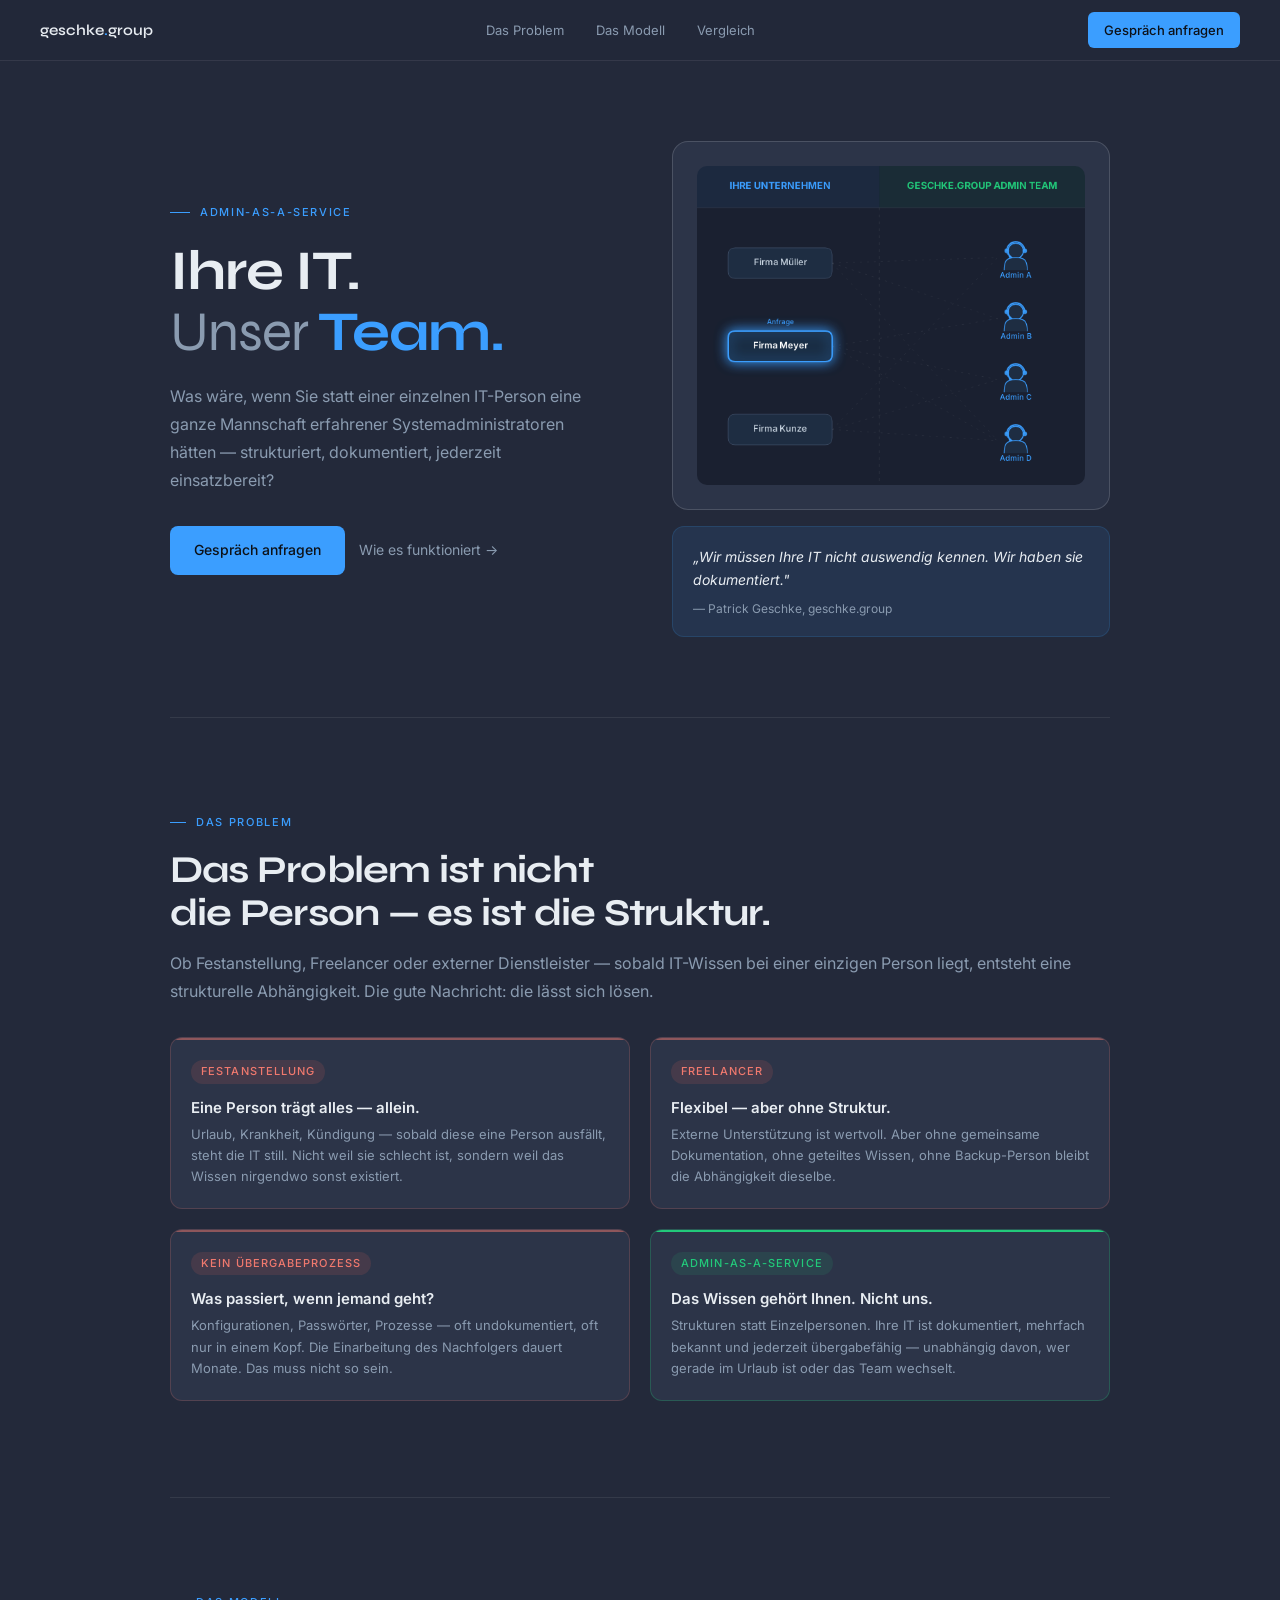
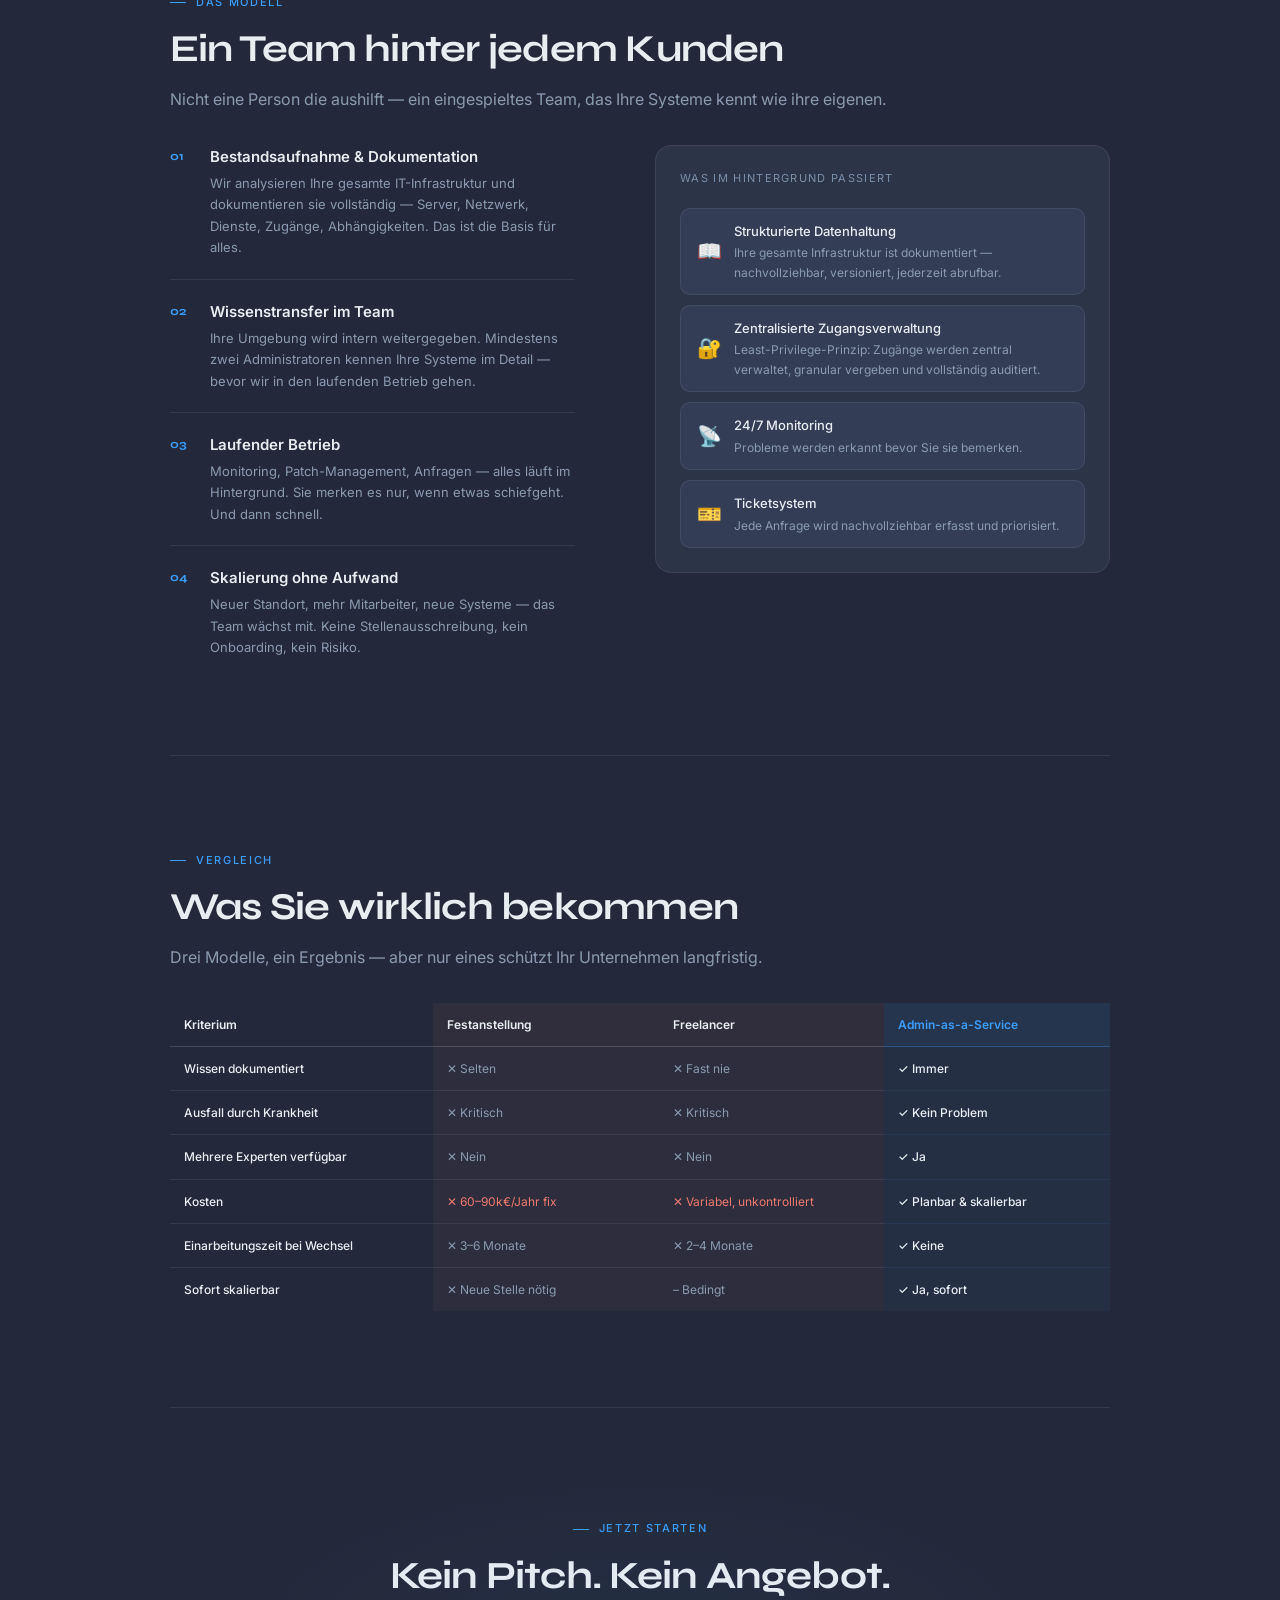
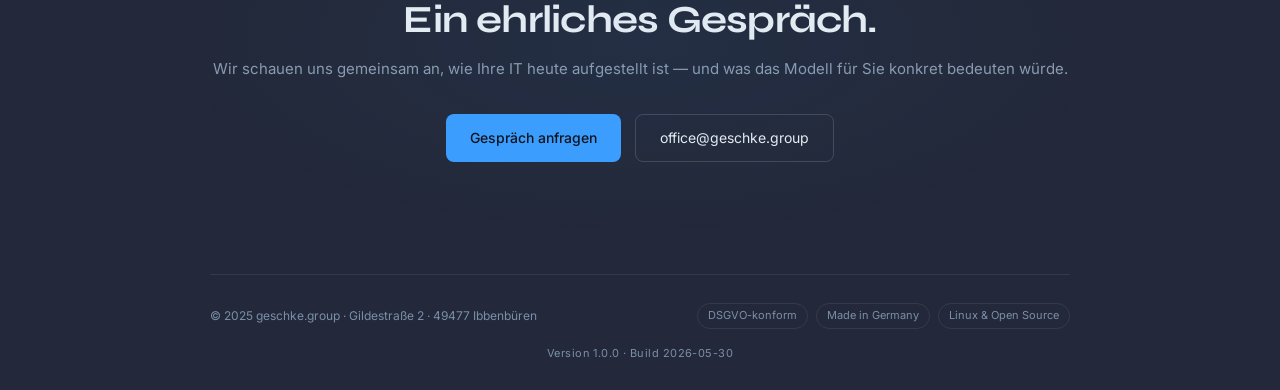
<file: index.html>
<!DOCTYPE html>
<html lang="de">
<head>
<meta charset="UTF-8">
<meta name="viewport" content="width=device-width, initial-scale=1.0">
<title>Admin-as-a-Service – geschke.group</title>
<link rel="preconnect" href="https://fonts.googleapis.com">
<link href="https://fonts.googleapis.com/css2?family=Syne:wght@400;500;600;700&family=Inter:wght@300;400;500&display=swap" rel="stylesheet">
<style>
*, *::before, *::after { box-sizing: border-box; margin: 0; padding: 0; }
:root {
  --bg:#23293a; --bg2:#2c3448; --bg3:#333d56;
  --line:rgba(255,255,255,0.08); --line2:rgba(255,255,255,0.15);
  --t1:#e8edf2; --t2:#8a9bb0; --t3:#7a8fa8;
  --teal:#3b9eff; --teal-dim:rgba(59,158,255,0.1); --teal-glow:rgba(59,158,255,0.05);
  --red-dim:rgba(240,100,90,0.13); --red-t:#f0796e;
  --green-acc:#22c97a; --green-dim:rgba(34,201,122,0.1);
}
html { scroll-behavior:smooth; }
body { font-family:'Inter',sans-serif; background:var(--bg); color:var(--t1); line-height:1.6; font-size:15px; -webkit-font-smoothing:antialiased; }

/* ── LAYOUT ── */
.wrap { width:100%; padding:0 1.25rem; margin:0 auto; }

/* ── NAV ── */
nav { position:sticky; top:0; z-index:100; background:rgba(35,41,58,0.92); backdrop-filter:blur(12px); border-bottom:1px solid var(--line); padding:0 1.25rem; }
.nav-inner { height:52px; display:flex; align-items:center; justify-content:space-between; }
.nav-logo { font-family:'Syne',sans-serif; font-size:15px; font-weight:600; color:var(--t1); text-decoration:none; }
.nav-logo span { color:var(--teal); }
.nav-links { display:none; }
.nav-cta { font-size:13px; font-weight:500; color:#0d1117; background:var(--teal); padding:8px 16px; border-radius:6px; text-decoration:none; white-space:nowrap; }

/* ── HERO ── */
.hero { border-bottom:1px solid var(--line); }
.hero-inner { display:flex; flex-direction:column; gap:2rem; padding:2.5rem 0; }
.hero-eyebrow { font-size:11px; letter-spacing:.15em; text-transform:uppercase; color:var(--teal); font-weight:500; margin-bottom:1.25rem; display:flex; align-items:center; gap:10px; }
.hero-eyebrow::before { content:''; display:block; width:20px; height:1px; background:var(--teal); }
h1 { font-family:'Syne',sans-serif; font-size:32px; font-weight:700; line-height:1.08; letter-spacing:-0.02em; margin-bottom:1.25rem; }
h1 .accent { color:var(--teal); }
h1 .dim { color:var(--t2); font-weight:400; }
.hero-sub { font-size:15px; line-height:1.75; color:var(--t2); margin-bottom:2rem; }
.hero-actions { display:flex; flex-direction:column; gap:.875rem; }
.btn-primary { font-family:'Inter',sans-serif; font-size:14px; font-weight:500; color:#0d1117; background:var(--teal); padding:13px 24px; border-radius:8px; text-decoration:none; display:block; text-align:center; }
.btn-ghost { font-size:14px; color:var(--t2); text-decoration:none; display:flex; align-items:center; gap:6px; }
.hero-anim-box { background:var(--bg2); border:1px solid var(--line2); border-radius:16px; padding:1.25rem; }
.hero-quote { background:var(--teal-dim); border:1px solid rgba(59,158,255,0.15); border-radius:12px; padding:1.125rem 1.25rem; }
.hero-quote p { font-size:14px; line-height:1.65; color:var(--t1); font-style:italic; }
.hero-quote cite { display:block; margin-top:8px; font-size:12px; color:var(--t2); font-style:normal; }

/* ── SECTIONS ── */
section { border-bottom:1px solid var(--line); }
.sec-pad { padding:3rem 0; }
.sec-label { font-size:11px; letter-spacing:.15em; text-transform:uppercase; color:var(--teal); font-weight:500; margin-bottom:1rem; display:flex; align-items:center; gap:10px; }
.sec-label::before { content:''; display:block; width:16px; height:1px; background:var(--teal); }
h2 { font-family:'Syne',sans-serif; font-size:24px; font-weight:700; line-height:1.15; letter-spacing:-0.02em; margin-bottom:.875rem; }
.sec-intro { font-size:15px; line-height:1.75; color:var(--t2); }

/* ── PROBLEM ── */
.problem-grid { display:flex; flex-direction:column; gap:1rem; margin-top:2rem; }
.problem-card { background:var(--bg2); border:1px solid var(--line); border-radius:12px; padding:1.25rem; position:relative; overflow:hidden; }
.problem-card.bad { border-color:rgba(240,121,110,0.2); }
.problem-card.bad::before { content:''; position:absolute; top:0; left:0; right:0; height:2px; background:var(--red-t); opacity:.5; }
.problem-card.good { border-color:rgba(34,201,122,0.25); }
.problem-card.good::before { content:''; position:absolute; top:0; left:0; right:0; height:2px; background:var(--green-acc); }
.problem-tag { font-size:11px; font-weight:500; letter-spacing:.1em; text-transform:uppercase; padding:3px 10px; border-radius:20px; display:inline-block; margin-bottom:.875rem; }
.problem-tag.bad { color:var(--red-t); background:var(--red-dim); }
.problem-tag.good { color:var(--green-acc); background:var(--green-dim); }
.problem-scenario { font-family:'Inter',sans-serif; font-size:15px; font-weight:600; margin-bottom:.4rem; line-height:1.3; }
.problem-desc { font-size:13px; color:var(--t2); line-height:1.65; }

/* ── HOW ── */
.how-grid { display:flex; flex-direction:column; gap:2rem; margin-top:2rem; }
.how-steps { display:flex; flex-direction:column; }
.how-step { display:flex; gap:1rem; padding:1.25rem 0; border-bottom:1px solid var(--line); }
.how-step:first-child { padding-top:0; }
.how-step:last-child { border-bottom:none; padding-bottom:0; }
.step-n { font-family:'Syne',sans-serif; font-size:12px; font-weight:700; color:var(--teal); width:24px; flex-shrink:0; padding-top:2px; }
.step-title { font-family:'Inter',sans-serif; font-size:15px; font-weight:600; margin-bottom:4px; }
.step-desc { font-size:13px; color:var(--t2); line-height:1.65; }
.how-visual { background:var(--bg2); border:1px solid var(--line); border-radius:16px; padding:1.5rem; }

/* ── COMPARE ── */
.compare-wrap { margin-top:2rem; overflow-x:auto; -webkit-overflow-scrolling:touch; }
.compare-table { width:100%; border-collapse:collapse; min-width:520px; }
.compare-table th { padding:12px 14px; font-family:'Inter',sans-serif; font-size:12px; font-weight:600; text-align:left; border-bottom:1px solid var(--line2); color:var(--t1); }
.compare-table th.hl { background:var(--teal-dim); color:var(--teal); border-bottom-color:rgba(59,158,255,0.3); }
.compare-table td { padding:12px 14px; font-size:12px; color:var(--t2); border-bottom:1px solid var(--line); vertical-align:middle; }
.compare-table td.hl { background:var(--teal-glow); color:var(--t1); border-bottom-color:rgba(59,158,255,0.08); }
.compare-table td:first-child { color:var(--t1); font-weight:500; }
.compare-table tr:last-child td { border-bottom:none; }
.cy { color:var(--green-acc); font-weight:500; }
.cn { color:var(--red-t); }

/* ── CTA ── */
.cta-section { padding:4rem 0; text-align:center; position:relative; overflow:hidden; border-bottom:none; }
.cta-section::before { content:''; position:absolute; inset:0; background:radial-gradient(ellipse 80% 60% at 50% 50%, rgba(59,158,255,0.05) 0%, transparent 70%); pointer-events:none; }
.cta-section h2 { font-size:26px; margin-bottom:.875rem; }
.cta-sub { font-size:15px; color:var(--t2); line-height:1.7; margin:0 auto 2rem; }
.cta-actions { display:flex; flex-direction:column; align-items:center; gap:.875rem; }
.btn-outline { font-size:14px; color:var(--t1); border:1px solid var(--line2); padding:12px 24px; border-radius:8px; text-decoration:none; display:block; width:100%; max-width:280px; text-align:center; }

/* ── FOOTER ── */
footer { padding:1.75rem 0; border-top:1px solid var(--line); }
.footer-inner { display:flex; flex-direction:column; gap:.875rem; }
.footer-copy { font-size:12px; color:var(--t3); }
.footer-badges { display:flex; gap:8px; flex-wrap:wrap; }
.footer-badge { font-size:11px; color:var(--t3); border:1px solid var(--line); border-radius:20px; padding:3px 10px; }

/* ── TABLET ── */
@media (min-width: 640px) {
  .wrap { padding:0 2rem; }
  .hero-actions { flex-direction:row; }
  .btn-primary { display:inline-block; width:auto; text-align:left; }
  .problem-grid { display:grid; grid-template-columns:1fr 1fr; gap:1.25rem; }
  .cta-actions { flex-direction:row; justify-content:center; }
  .btn-outline { width:auto; }
  .footer-inner { flex-direction:row; align-items:center; justify-content:space-between; }
}

/* ── DESKTOP ── */
@media (min-width: 900px) {
  .wrap { max-width:1020px; padding:0 2.5rem; }
  nav { padding:0 2.5rem; }
  .nav-inner { height:60px; }
  .nav-links { display:flex; gap:2rem; list-style:none; }
  .nav-links a { font-size:13px; color:var(--t2); text-decoration:none; transition:color .2s; }
  .nav-links a:hover { color:var(--t1); }
  .hero-inner { flex-direction:row; align-items:center; gap:4rem; padding:5rem 0; }
  .hero-inner > div:first-child { flex:1; }
  .hero-right { flex:1; display:flex; flex-direction:column; gap:16px; }
  h1 { font-size:clamp(36px,4.5vw,56px); }
  .hero-sub { font-size:16px; }
  .sec-pad { padding:6rem 0; }
  h2 { font-size:clamp(26px,3vw,38px); }
  .sec-intro { font-size:16px; }
  .how-grid { flex-direction:row; gap:5rem; align-items:start; }
  .how-visual { position:sticky; top:80px; flex:1; }
  .how-steps { flex:1; }
  .cta-section { padding:7rem 0; }
  .cta-section h2 { font-size:clamp(28px,3vw,42px); }
}
</style>
</head>
<body>

<nav>
  <div class="nav-inner">
    <a href="#" class="nav-logo">geschke<span>.</span>group</a>
    <ul class="nav-links">
      <li><a href="#problem">Das Problem</a></li>
      <li><a href="#modell">Das Modell</a></li>
      <li><a href="#vergleich">Vergleich</a></li>
    </ul>
    <a href="https://geschke.group/kontakt.html" class="nav-cta">Gespräch anfragen</a>
  </div>
</nav>

<div class="wrap">
  <div class="hero">
    <div class="hero-inner">
      <div>
        <div class="hero-eyebrow">Admin-as-a-Service</div>
        <h1>Ihre IT.<br><span class="dim">Unser</span> <span class="accent">Team.</span></h1>
        <p class="hero-sub">Was wäre, wenn Sie statt einer einzelnen IT-Person eine ganze Mannschaft erfahrener Systemadministratoren hätten — strukturiert, dokumentiert, jederzeit einsatzbereit?</p>
        <div class="hero-actions">
          <a href="https://geschke.group/kontakt.html" class="btn-primary">Gespräch anfragen</a>
          <a href="#modell" class="btn-ghost">Wie es funktioniert →</a>
        </div>
      </div>
            <div class="hero-right" style="display:flex;flex-direction:column;gap:16px;">
        <div style="background:var(--bg2);border:1px solid var(--line2);border-radius:16px;padding:1.5rem;">
          <canvas id="bubble-canvas" width="520" height="380" style="width:100%;height:auto;display:block;border-radius:10px;"></canvas>
        </div>
        <div class="hero-quote">
          <p>„Wir müssen Ihre IT nicht auswendig kennen. Wir haben sie dokumentiert."</p>
          <cite>— Patrick Geschke, geschke.group</cite>
        </div>
      </div>
  </div>
</div>

<section id="problem">
  <div class="wrap sec-pad">
    <div class="sec-label">Das Problem</div>
    <h2>Das Problem ist nicht<br>die Person — es ist die Struktur.</h2>
    <p class="sec-intro">Ob Festanstellung, Freelancer oder externer Dienstleister — sobald IT-Wissen bei einer einzigen Person liegt, entsteht eine strukturelle Abhängigkeit. Die gute Nachricht: die lässt sich lösen.</p>
    <div class="problem-grid">
      <div class="problem-card bad">
        <span class="problem-tag bad">Festanstellung</span>
        <div class="problem-scenario">Eine Person trägt alles — allein.</div>
        <p class="problem-desc">Urlaub, Krankheit, Kündigung — sobald diese eine Person ausfällt, steht die IT still. Nicht weil sie schlecht ist, sondern weil das Wissen nirgendwo sonst existiert.</p>
      </div>
      <div class="problem-card bad">
        <span class="problem-tag bad">Freelancer</span>
        <div class="problem-scenario">Flexibel — aber ohne Struktur.</div>
        <p class="problem-desc">Externe Unterstützung ist wertvoll. Aber ohne gemeinsame Dokumentation, ohne geteiltes Wissen, ohne Backup-Person bleibt die Abhängigkeit dieselbe.</p>
      </div>
      <div class="problem-card bad">
        <span class="problem-tag bad">Kein Übergabeprozess</span>
        <div class="problem-scenario">Was passiert, wenn jemand geht?</div>
        <p class="problem-desc">Konfigurationen, Passwörter, Prozesse — oft undokumentiert, oft nur in einem Kopf. Die Einarbeitung des Nachfolgers dauert Monate. Das muss nicht so sein.</p>
      </div>
      <div class="problem-card good" style="border-color:rgba(34,201,122,0.25)">
        <span class="problem-tag good" style="color:#22c97a;background:rgba(34,201,122,0.1)">Admin-as-a-Service</span>
        <div class="problem-scenario">Das Wissen gehört Ihnen. Nicht uns.</div>
        <p class="problem-desc">Strukturen statt Einzelpersonen. Ihre IT ist dokumentiert, mehrfach bekannt und jederzeit übergabefähig — unabhängig davon, wer gerade im Urlaub ist oder das Team wechselt.</p>
      </div>
    </div>
  </div>
</section>

<section id="modell">
  <div class="wrap sec-pad">
    <div class="sec-label">Das Modell</div>
    <h2>Ein Team hinter jedem Kunden</h2>
    <p class="sec-intro">Nicht eine Person die aushilft — ein eingespieltes Team, das Ihre Systeme kennt wie ihre eigenen.</p>
    <div class="how-grid">
      <div class="how-steps">
        <div class="how-step">
          <div class="step-n">01</div>
          <div>
            <div class="step-title">Bestandsaufnahme & Dokumentation</div>
            <p class="step-desc">Wir analysieren Ihre gesamte IT-Infrastruktur und dokumentieren sie vollständig — Server, Netzwerk, Dienste, Zugänge, Abhängigkeiten. Das ist die Basis für alles.</p>
          </div>
        </div>
        <div class="how-step">
          <div class="step-n">02</div>
          <div>
            <div class="step-title">Wissenstransfer im Team</div>
            <p class="step-desc">Ihre Umgebung wird intern weitergegeben. Mindestens zwei Administratoren kennen Ihre Systeme im Detail — bevor wir in den laufenden Betrieb gehen.</p>
          </div>
        </div>
        <div class="how-step">
          <div class="step-n">03</div>
          <div>
            <div class="step-title">Laufender Betrieb</div>
            <p class="step-desc">Monitoring, Patch-Management, Anfragen — alles läuft im Hintergrund. Sie merken es nur, wenn etwas schiefgeht. Und dann schnell.</p>
          </div>
        </div>
        <div class="how-step">
          <div class="step-n">04</div>
          <div>
            <div class="step-title">Skalierung ohne Aufwand</div>
            <p class="step-desc">Neuer Standort, mehr Mitarbeiter, neue Systeme — das Team wächst mit. Keine Stellenausschreibung, kein Onboarding, kein Risiko.</p>
          </div>
        </div>
      </div>
      <div class="how-visual">
        <div style="font-size:11px;letter-spacing:.12em;text-transform:uppercase;color:var(--t3);margin-bottom:1.25rem;">Was im Hintergrund passiert</div>
        <div style="display:flex;flex-direction:column;gap:10px;">
          <div style="background:var(--bg3);border:1px solid var(--line);border-radius:10px;padding:12px 16px;display:flex;align-items:center;gap:12px;">
            <span style="font-size:20px;">📖</span>
            <div>
              <div style="font-size:13px;font-weight:500;margin-bottom:2px;">Strukturierte Datenhaltung</div>
              <div style="font-size:12px;color:var(--t2);">Ihre gesamte Infrastruktur ist dokumentiert — nachvollziehbar, versioniert, jederzeit abrufbar.</div>
            </div>
          </div>
          <div style="background:var(--bg3);border:1px solid var(--line);border-radius:10px;padding:12px 16px;display:flex;align-items:center;gap:12px;">
            <span style="font-size:20px;">🔐</span>
            <div>
              <div style="font-size:13px;font-weight:500;margin-bottom:2px;">Zentralisierte Zugangsverwaltung</div>
              <div style="font-size:12px;color:var(--t2);">Least-Privilege-Prinzip: Zugänge werden zentral verwaltet, granular vergeben und vollständig auditiert.</div>
            </div>
          </div>
          <div style="background:var(--bg3);border:1px solid var(--line);border-radius:10px;padding:12px 16px;display:flex;align-items:center;gap:12px;">
            <span style="font-size:20px;">📡</span>
            <div>
              <div style="font-size:13px;font-weight:500;margin-bottom:2px;">24/7 Monitoring</div>
              <div style="font-size:12px;color:var(--t2);">Probleme werden erkannt bevor Sie sie bemerken.</div>
            </div>
          </div>
          <div style="background:var(--bg3);border:1px solid var(--line);border-radius:10px;padding:12px 16px;display:flex;align-items:center;gap:12px;">
            <span style="font-size:20px;">🎫</span>
            <div>
              <div style="font-size:13px;font-weight:500;margin-bottom:2px;">Ticketsystem</div>
              <div style="font-size:12px;color:var(--t2);">Jede Anfrage wird nachvollziehbar erfasst und priorisiert.</div>
            </div>
          </div>
        </div>
      </div>
    </div>
  </div>
</section>

<section id="vergleich">
  <div class="wrap sec-pad">
    <div class="sec-label">Vergleich</div>
    <h2>Was Sie wirklich bekommen</h2>
    <p class="sec-intro">Drei Modelle, ein Ergebnis — aber nur eines schützt Ihr Unternehmen langfristig.</p>
    <div class="compare-wrap">
      <table class="compare-table">
        <thead>
          <tr>
            <th style="width:28%">Kriterium</th>
            <th style="width:24%;background:rgba(240,121,110,0.06);">Festanstellung</th>
            <th style="width:24%;background:rgba(240,121,110,0.06);">Freelancer</th>
            <th class="hl" style="width:24%">Admin-as-a-Service</th>
          </tr>
        </thead>
        <tbody>
          <tr>
            <td>Wissen dokumentiert</td>
            <td class="cn" style="background:rgba(240,121,110,0.05);">✕ Selten</td>
            <td class="cn" style="background:rgba(240,121,110,0.05);">✕ Fast nie</td>
            <td class="hl cy">✓ Immer</td>
          </tr>
          <tr>
            <td>Ausfall durch Krankheit</td>
            <td class="cn" style="background:rgba(240,121,110,0.05);">✕ Kritisch</td>
            <td class="cn" style="background:rgba(240,121,110,0.05);">✕ Kritisch</td>
            <td class="hl cy">✓ Kein Problem</td>
          </tr>
          <tr>
            <td>Mehrere Experten verfügbar</td>
            <td class="cn" style="background:rgba(240,121,110,0.05);">✕ Nein</td>
            <td class="cn" style="background:rgba(240,121,110,0.05);">✕ Nein</td>
            <td class="hl cy">✓ Ja</td>
          </tr>
          <tr>
            <td>Kosten</td>
            <td style="background:rgba(240,121,110,0.05);color:var(--red-t);">✕ 60–90k€/Jahr fix</td>
            <td style="background:rgba(240,121,110,0.05);color:var(--red-t);">✕ Variabel, unkontrolliert</td>
            <td class="hl cy">✓ Planbar & skalierbar</td>
          </tr>
          <tr>
            <td>Einarbeitungszeit bei Wechsel</td>
            <td class="cn" style="background:rgba(240,121,110,0.05);">✕ 3–6 Monate</td>
            <td class="cn" style="background:rgba(240,121,110,0.05);">✕ 2–4 Monate</td>
            <td class="hl cy">✓ Keine</td>
          </tr>
          <tr>
            <td>Sofort skalierbar</td>
            <td class="cn" style="background:rgba(240,121,110,0.05);">✕ Neue Stelle nötig</td>
            <td style="background:rgba(240,121,110,0.05);color:var(--t2);">– Bedingt</td>
            <td class="hl cy">✓ Ja, sofort</td>
          </tr>
        </tbody>
      </table>
    </div>
  </div>
</section>

<div class="wrap">
  <div class="cta-section">
    <div class="sec-label" style="justify-content:center">Jetzt starten</div>
    <h2>Kein Pitch. Kein Angebot.<br>Ein ehrliches Gespräch.</h2>
    <p class="cta-sub">Wir schauen uns gemeinsam an, wie Ihre IT heute aufgestellt ist — und was das Modell für Sie konkret bedeuten würde.</p>
    <div class="cta-actions">
      <a href="https://geschke.group/kontakt.html" class="btn-primary">Gespräch anfragen</a>
      <a href="mailto:office@geschke.group" class="btn-outline">office@geschke.group</a>
    </div>
  </div>
</div>

<div class="wrap">
  <footer>
    <div class="footer-inner">
      <span class="footer-copy">© 2025 geschke.group · Gildestraße 2 · 49477 Ibbenbüren</span>
      <div class="footer-badges">
        <span class="footer-badge">DSGVO-konform</span>
        <span class="footer-badge">Made in Germany</span>
        <span class="footer-badge">Linux & Open Source</span>
      </div>
    </div>
    <div class="footer-version" style="margin-top:1rem;text-align:center;font-size:11px;color:var(--t3);letter-spacing:.04em;">
      Version 1.0.0 · Build 2026-05-30
    </div>
  </footer>
</div>









<script>
(function(){
  var canvas = document.getElementById('bubble-canvas');
  if(!canvas) return;
  var ctx = canvas.getContext('2d');
  var W=560, H=460;
  canvas.width=W; canvas.height=H;

  var BLUE='#3b9eff', GREEN='#22c97a', DARK='#252f42', BG='#1a2030';
  var LABEL_H=60;
  var UH=H-LABEL_H;

  // Fixed positions
  var FW=150, FH=44, FR=10;
  var FX=120; // firm center x

  var firms=[
    {label:'Firma Müller', x:FX, y:LABEL_H+UH*0.2,  w:FW, h:FH, state:'idle'},
    {label:'Firma Meyer',  x:FX, y:LABEL_H+UH*0.5,  w:FW, h:FH, state:'idle'},
    {label:'Firma Kunze',  x:FX, y:LABEL_H+UH*0.8,  w:FW, h:FH, state:'idle'},
  ];

  var AR=26; // admin radius
  var AX=460; // admin home x

  var admins=[
    {label:'Admin A', hx:AX, hy:LABEL_H+UH*0.18, x:AX, y:LABEL_H+UH*0.18, state:'idle'},
    {label:'Admin B', hx:AX, hy:LABEL_H+UH*0.40, x:AX, y:LABEL_H+UH*0.40, state:'idle'},
    {label:'Admin C', hx:AX, hy:LABEL_H+UH*0.62, x:AX, y:LABEL_H+UH*0.62, state:'idle'},
    {label:'Admin D', hx:AX, hy:LABEL_H+UH*0.84, x:AX, y:LABEL_H+UH*0.84, state:'idle'},
  ];

  // n:m: [firmIdx, adminIdx]
  var connections=[
    [0,0],[0,1],[0,3],
    [1,1],[1,2],[1,3],
    [2,0],[2,2],[2,3],
  ];

  var activeFirm=null, activeAdmin=null, activeConn=null;
  var phase='idle', phaseTimer=80, frame=0;

  function pick(arr){return arr[Math.floor(Math.random()*arr.length)];}

  function startSequence(){
    var fi=Math.floor(Math.random()*firms.length);
    var conns=connections.filter(function(c){return c[0]===fi;});
    var chosen=pick(conns);
    activeFirm=fi;
    activeConn=chosen;
    activeAdmin=admins[chosen[1]];
    firms[fi].state='requesting';
    phase='firm_pulse';  // phase 1: firm glows alone
    phaseTimer=60;       // ~1 second
  }

  function firmRight(f){ return f.x+f.w/2; }
  function firmTop(f){ return f.y; }

  function rr(x,y,w,h,r){
    ctx.beginPath();
    ctx.moveTo(x+r,y); ctx.lineTo(x+w-r,y);
    ctx.quadraticCurveTo(x+w,y,x+w,y+r);
    ctx.lineTo(x+w,y+h-r);
    ctx.quadraticCurveTo(x+w,y+h,x+w-r,y+h);
    ctx.lineTo(x+r,y+h);
    ctx.quadraticCurveTo(x,y+h,x,y+h-r);
    ctx.lineTo(x,y+r);
    ctx.quadraticCurveTo(x,y,x+r,y);
    ctx.closePath();
  }

  function drawBG(){
    ctx.fillStyle=BG; ctx.fillRect(0,0,W,H);
    // left header
    ctx.fillStyle='rgba(59,158,255,0.07)'; ctx.fillRect(0,0,W*0.47,LABEL_H);
    ctx.fillStyle=BLUE; ctx.font='700 14px Inter,sans-serif';
    ctx.textAlign='center'; ctx.textBaseline='middle';
    ctx.fillText('IHRE UNTERNEHMEN', FX, LABEL_H/2 - 1);
    // right header
    ctx.fillStyle='rgba(34,201,122,0.07)'; ctx.fillRect(W*0.47,0,W*0.53,LABEL_H);
    ctx.fillStyle=GREEN; ctx.font='700 14px Inter,sans-serif';
    ctx.fillText('GESCHKE.GROUP ADMIN TEAM', W*0.47+(W*0.53)/2, LABEL_H/2 - 1);
    // divider
    ctx.save(); ctx.setLineDash([4,6]);
    ctx.strokeStyle='rgba(255,255,255,0.08)'; ctx.lineWidth=1;
    ctx.beginPath(); ctx.moveTo(W*0.47,LABEL_H); ctx.lineTo(W*0.47,H); ctx.stroke();
    ctx.setLineDash([]);
    ctx.beginPath(); ctx.moveTo(0,LABEL_H); ctx.lineTo(W,LABEL_H); ctx.stroke();
    ctx.restore();
  }

  function drawConnections(){
    connections.forEach(function(conn){
      var f=firms[conn[0]], a=admins[conn[1]];
      var isActive=activeConn&&conn[0]===activeConn[0]&&conn[1]===activeConn[1];
      var isBackup=activeFirm!==null&&conn[0]===activeFirm&&!isActive;
      var isFirmActive=activeFirm!==null&&conn[0]===activeFirm;

      // Active admin line: show during 'requesting' phase, fade out while moving
      if(isActive&&phase==='moving') return; // hide completely while moving
      if(isActive&&(phase==='arrived'||phase==='returning')) return; // hide after arrived

      ctx.save();
      ctx.beginPath();
      ctx.moveTo(firmRight(f), f.y);
      ctx.lineTo(a.hx-AR, a.hy);

      if(isFirmActive&&(phase==='show_lines')){
        // All responsible admin lines shown equally
        ctx.strokeStyle=BLUE;
        ctx.lineWidth=1.5;
        ctx.globalAlpha=0.55;
        ctx.setLineDash([4,5]);
      } else if(isBackup&&(phase==='moving'||phase==='arrived')){
        // Backup lines stay visible while active admin moves/arrives
        ctx.strokeStyle=BLUE;
        ctx.lineWidth=1.5;
        ctx.globalAlpha=0.3;
        ctx.setLineDash([4,5]);
      } else {
        ctx.strokeStyle='rgba(255,255,255,0.07)';
        ctx.lineWidth=1;
        ctx.globalAlpha=1;
        ctx.setLineDash([3,7]);
      }
      ctx.stroke();
      ctx.restore();
    });
  }

  function drawIndustrialBuilding(x, y, w, h, color, fillColor){
    // Industrial building: wide rectangular body, multiple floors, tall chimneys
    var bx = x - w/2;
    var by = y - h/2;

    // Main body — wide factory building
    ctx.beginPath();
    ctx.rect(bx, by + h*0.25, w, h*0.75);
    ctx.fillStyle = fillColor; ctx.fill();
    ctx.strokeStyle = color; ctx.lineWidth = 1.5; ctx.stroke();

    // Roofline — flat with small parapet bumps
    ctx.beginPath();
    ctx.rect(bx, by + h*0.22, w, h*0.06);
    ctx.fillStyle = fillColor; ctx.fill();
    ctx.strokeStyle = color; ctx.lineWidth = 1; ctx.stroke();

    // Left chimney — tall and thin
    ctx.beginPath();
    ctx.rect(bx + w*0.12, by, w*0.09, h*0.28);
    ctx.fillStyle = fillColor; ctx.fill();
    ctx.strokeStyle = color; ctx.lineWidth = 1.5; ctx.stroke();

    // Right chimney — slightly shorter
    ctx.beginPath();
    ctx.rect(bx + w*0.28, by + h*0.06, w*0.07, h*0.22);
    ctx.fillStyle = fillColor; ctx.fill();
    ctx.strokeStyle = color; ctx.lineWidth = 1.5; ctx.stroke();

    // Windows row — industrial strip windows
    var ww = w*0.13, wh = h*0.1;
    var wy = by + h*0.38;
    [0.08, 0.28, 0.50, 0.70].forEach(function(wx){
      ctx.beginPath();
      ctx.rect(bx + w*wx, wy, ww, wh);
      ctx.fillStyle = color; ctx.globalAlpha = 0.18; ctx.fill();
      ctx.globalAlpha = 1;
      ctx.strokeStyle = color; ctx.lineWidth = 0.8; ctx.stroke();
    });

    // Second row of windows
    var wy2 = by + h*0.58;
    [0.08, 0.28, 0.50, 0.70].forEach(function(wx){
      ctx.beginPath();
      ctx.rect(bx + w*wx, wy2, ww, wh);
      ctx.fillStyle = color; ctx.globalAlpha = 0.12; ctx.fill();
      ctx.globalAlpha = 1;
      ctx.strokeStyle = color; ctx.lineWidth = 0.8; ctx.stroke();
    });

    // Gate/entrance
    ctx.beginPath();
    ctx.rect(bx + w*0.38, by + h*0.72, w*0.24, h*0.28);
    ctx.fillStyle = color; ctx.globalAlpha = 0.2; ctx.fill();
    ctx.globalAlpha = 1;
    ctx.strokeStyle = color; ctx.lineWidth = 1; ctx.stroke();
  }

  function drawFirm(f, fi){
    var isReq = f.state === 'requesting';
    var pulse  = 0.5 + 0.5*Math.sin(frame*0.14);
    var borderColor = isReq ? BLUE : '#3b4a62';
    var fillColor = isReq ? '#1a2d44' : '#1e2d42';
    var bw = f.w, bh = f.h;

    // Badge
    ctx.save();
    if(isReq){ ctx.shadowColor = BLUE; ctx.shadowBlur = 18*pulse; }
    rr(f.x - bw/2, f.y - bh/2, bw, bh, 10);
    ctx.fillStyle = fillColor; ctx.fill();
    ctx.strokeStyle = borderColor; ctx.lineWidth = isReq ? 2 : 1; ctx.stroke();
    ctx.restore();

    // Pulsing outer ring
    if(isReq){
      ctx.save();
      ctx.globalAlpha = (1-pulse)*0.4;
      ctx.strokeStyle = BLUE; ctx.lineWidth = 2;
      rr(f.x - bw/2 - 6*pulse, f.y - bh/2 - 6*pulse, bw + 12*pulse, bh + 12*pulse, 13);
      ctx.stroke();
      ctx.restore();
    }

    // Centered label
    ctx.fillStyle = isReq ? '#ffffff' : '#c8d4e0';
    ctx.font = (isReq ? '600' : '500') + ' 13px Inter,sans-serif';
    ctx.textAlign = 'center'; ctx.textBaseline = 'middle';
    ctx.fillText(f.label, f.x, f.y - 1);

    // Anfrage badge above
    if(isReq){
      ctx.save();
      ctx.globalAlpha = 0.7 + 0.3*pulse;
      ctx.fillStyle = BLUE;
      ctx.font = '500 10px Inter,sans-serif';
      ctx.textAlign = 'center'; ctx.textBaseline = 'bottom';
      ctx.fillText('Anfrage', f.x, f.y - bh/2 - 8);
      ctx.restore();
    }
  }

  function drawHeadsetAdmin(x, y, r, color, fillColor, isBusy){
    var s = r / 28; // scale factor

    ctx.save();

    // Head circle
    ctx.beginPath();
    ctx.arc(x, y - 4*s, 12*s, 0, Math.PI*2);
    ctx.fillStyle = fillColor; ctx.fill();
    ctx.strokeStyle = color; ctx.lineWidth = 1.5; ctx.stroke();

    // Shoulders / body silhouette
    ctx.beginPath();
    ctx.moveTo(x - 18*s, y + r - 2*s);
    ctx.quadraticCurveTo(x - 18*s, y + 10*s, x - 10*s, y + 8*s);
    ctx.quadraticCurveTo(x, y + 4*s, x + 10*s, y + 8*s);
    ctx.quadraticCurveTo(x + 18*s, y + 10*s, x + 18*s, y + r - 2*s);
    ctx.fillStyle = fillColor; ctx.fill();
    ctx.strokeStyle = color; ctx.lineWidth = 1.2; ctx.stroke();

    // Headset band (arc over head)
    ctx.beginPath();
    ctx.arc(x, y - 4*s, 14*s, Math.PI, 0, false);
    ctx.strokeStyle = color; ctx.lineWidth = 2*s; ctx.stroke();

    // Left ear cup
    ctx.beginPath();
    ctx.arc(x - 14*s, y - 4*s, 3.5*s, 0, Math.PI*2);
    ctx.fillStyle = color; ctx.globalAlpha = 0.9; ctx.fill();
    ctx.globalAlpha = 1;

    // Right ear cup
    ctx.beginPath();
    ctx.arc(x + 14*s, y - 4*s, 3.5*s, 0, Math.PI*2);
    ctx.fillStyle = color; ctx.globalAlpha = 0.9; ctx.fill();
    ctx.globalAlpha = 1;

    // Mic arm (small line down-right from left ear cup)
    ctx.beginPath();
    ctx.moveTo(x - 14*s, y - 1*s);
    ctx.lineTo(x - 9*s,  y + 5*s);
    ctx.strokeStyle = color; ctx.lineWidth = 1.5*s; ctx.stroke();

    // Mic tip dot
    ctx.beginPath();
    ctx.arc(x - 9*s, y + 5*s, 2*s, 0, Math.PI*2);
    ctx.fillStyle = color; ctx.fill();

    // Outer glow ring when busy
    if(isBusy){
      ctx.beginPath();
      ctx.arc(x, y, r + 4, 0, Math.PI*2);
      ctx.strokeStyle = color;
      ctx.lineWidth = 1.5;
      ctx.globalAlpha = 0.35 + 0.25*Math.sin(frame*0.15);
      ctx.stroke();
      ctx.globalAlpha = 1;
    }

    ctx.restore();
  }

  function drawAdmin(a, ai){
    var isBusy = a.state === 'moving' || a.state === 'arrived';
    var color  = isBusy ? GREEN : BLUE;
    var fillColor = isBusy ? '#162820' : '#1e2d42';

    ctx.save();
    if(isBusy){ ctx.shadowColor = GREEN; ctx.shadowBlur = 16; }
    drawHeadsetAdmin(a.x, a.y - 6, AR, color, fillColor, isBusy);
    ctx.restore();

    // Label below
    ctx.fillStyle = color;
    ctx.font = (isBusy ? '600' : '500') + ' 11px Inter,sans-serif';
    ctx.textAlign = 'center'; ctx.textBaseline = 'top';
    ctx.fillText(a.label, a.x, a.y + AR - 6);
  }

  function tick(){
    drawBG();
    drawConnections();
    firms.forEach(drawFirm);
    admins.forEach(drawAdmin);

    if(phase==='idle'){
      if(--phaseTimer<=0) startSequence();

    } else if(phase==='firm_pulse'){
      // Firm glows alone — no lines yet
      if(--phaseTimer<=0){
        phase='show_lines'; // phase 2: show dashed lines
        phaseTimer=30;      // ~0.5 second
      }

    } else if(phase==='show_lines'){
      // Lines visible — admin not moving yet
      if(--phaseTimer<=0){
        activeAdmin.state='moving';
        phase='moving';     // phase 3: admin moves
      }

    } else if(phase==='moving'){
      var f=firms[activeFirm];
      var tx=firmRight(f)+AR+4, ty=f.y;
      var dx=tx-activeAdmin.x, dy=ty-activeAdmin.y;
      activeAdmin.x+=dx*0.09; activeAdmin.y+=dy*0.09;
      if(Math.sqrt(dx*dx+dy*dy)<3){
        activeAdmin.state='arrived';
        phase='arrived'; phaseTimer=100;
      }

    } else if(phase==='arrived'){
      var f=firms[activeFirm];
      activeAdmin.x=firmRight(f)+AR+4;
      activeAdmin.y=f.y;
      if(--phaseTimer<=0){
        firms[activeFirm].state='idle';
        activeAdmin.state='returning';
        phase='returning';
      }

    } else if(phase==='returning'){
      var dx=activeAdmin.hx-activeAdmin.x, dy=activeAdmin.hy-activeAdmin.y;
      activeAdmin.x+=dx*0.08; activeAdmin.y+=dy*0.08;
      if(Math.sqrt(dx*dx+dy*dy)<3){
        activeAdmin.x=activeAdmin.hx; activeAdmin.y=activeAdmin.hy;
        activeAdmin.state='idle';
        activeAdmin=null; activeFirm=null; activeConn=null;
        phase='idle'; phaseTimer=45;
      }
    }

    frame++;
    requestAnimationFrame(tick);
  }
  tick();
})();
</script>
</body>
</html>
</file>
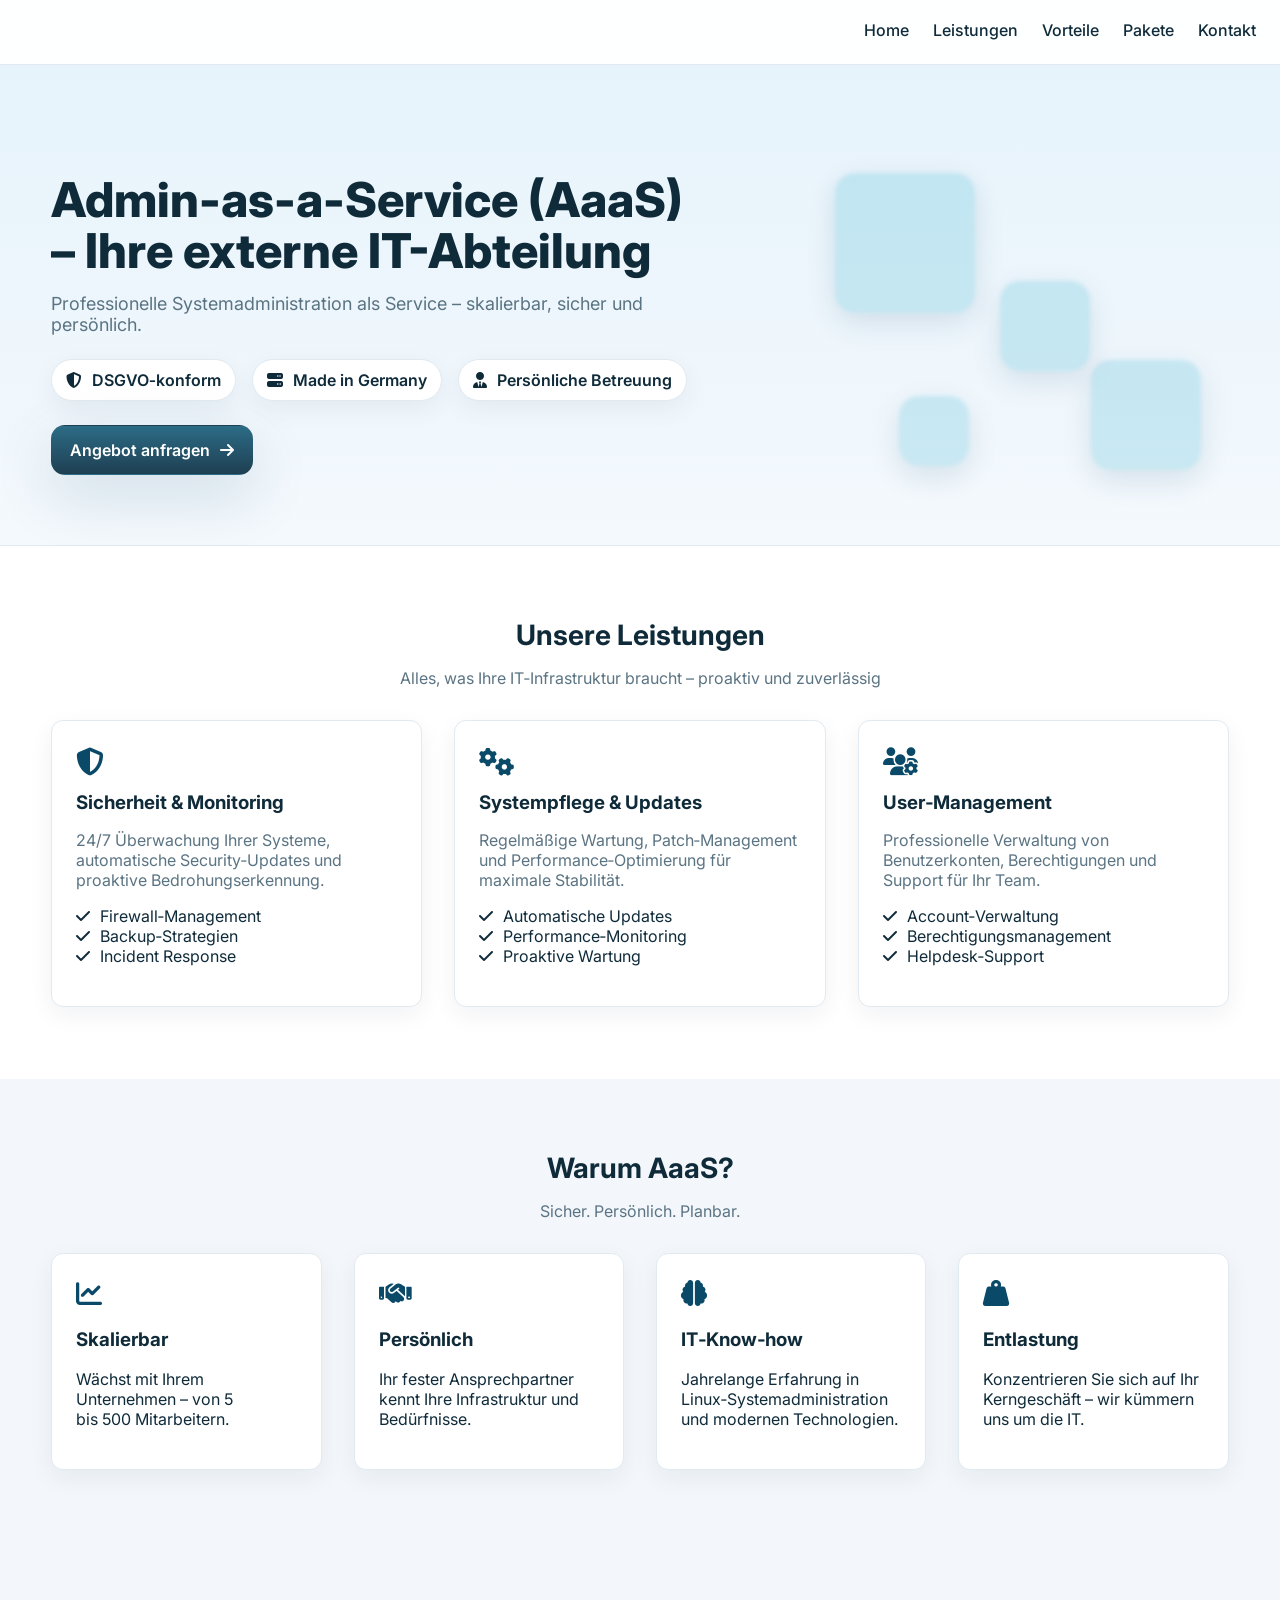
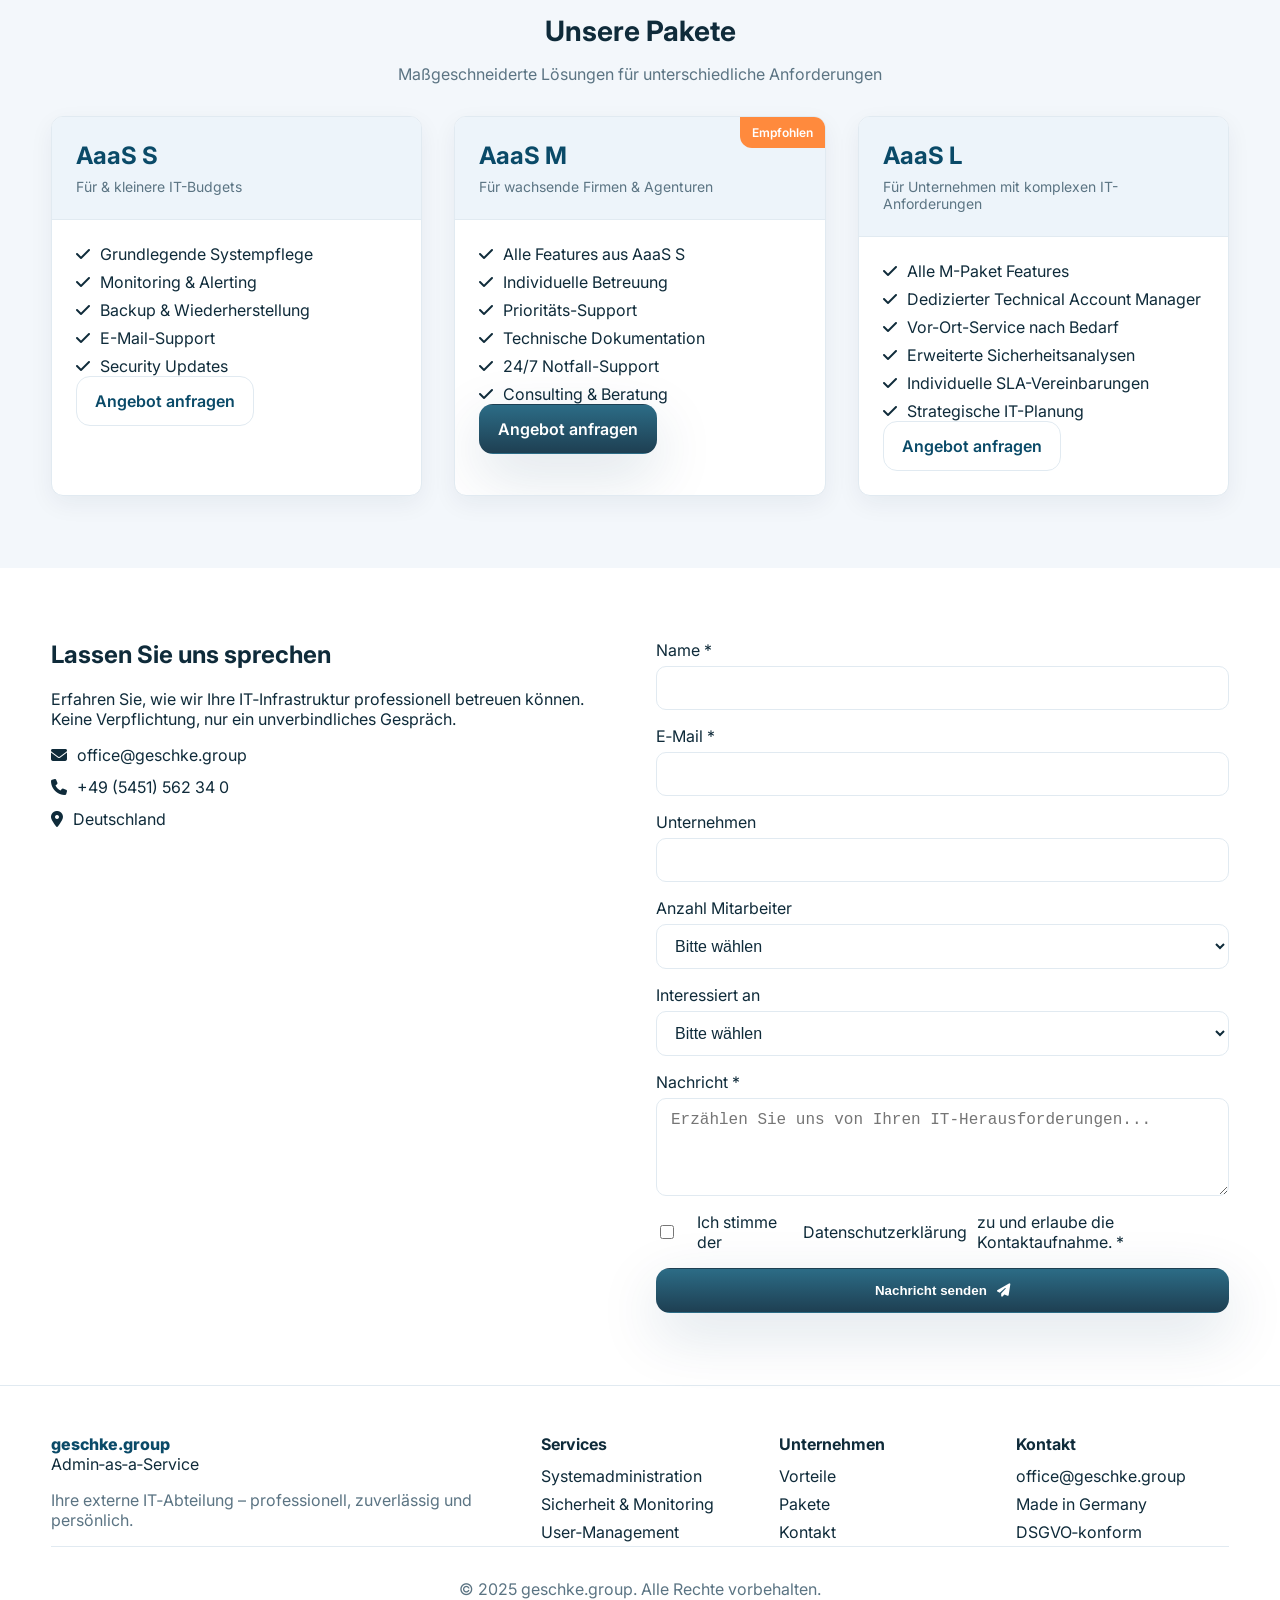
<file: dev0/index.html>
<!DOCTYPE html>
<html lang="de">
<head>
    <meta charset="UTF-8" />
    <meta name="viewport" content="width=device-width, initial-scale=1.0" />
<title>Admin-as-a-Service (AaaS) | Ihre externe IT-Abteilung – geschke.group</title>
<meta name="description" content="Admin-as-a-Service (AaaS) von geschke.group: Ihre externe IT-Abteilung. Skalierbar, sicher und persönlich – maßgeschneiderte IT-Services für Unternehmen." />
<meta name="keywords" content="Admin as a Service, AaaS, admin-as-a-service, IT Outsourcing, externe IT-Abteilung, Systemadministration, geschke.group" />




    <!-- Import a modern, neutral sans‑serif font and Font Awesome icons -->
    <link rel="preconnect" href="https://fonts.googleapis.com" />
    <link rel="preconnect" href="https://fonts.gstatic.com" crossorigin />
    <link href="https://fonts.googleapis.com/css2?family=Inter:wght@300;400;500;600;700;800&display=swap" rel="stylesheet" />
    <link rel="stylesheet" href="https://cdnjs.cloudflare.com/ajax/libs/font-awesome/6.4.0/css/all.min.css" />

    <!-- Our custom styles live in styles.css -->
    <link rel="stylesheet" href="styles.css" />
</head>
<body>
    <!-- Navigation -->
    <nav class="navbar" id="navbar">
        <div class="nav-container">
            <a href="#hero" class="nav-logo">
                <img class="logo-img" src="logo.png" alt="geschke.group Logo" />
            </a>
            <div class="nav-menu" id="nav-menu">
                <a href="#hero" class="nav-link">Home</a>
                <a href="#services" class="nav-link">Leistungen</a>
                <a href="#benefits" class="nav-link">Vorteile</a>
                <a href="#packages" class="nav-link">Pakete</a>
                <a href="#contact" class="nav-link">Kontakt</a>
            </div>
            <!-- Hamburger icon for mobile navigation -->
            <div class="nav-toggle" id="nav-toggle">
                <span class="bar"></span>
                <span class="bar"></span>
                <span class="bar"></span>
            </div>
        </div>
    </nav>

    <!-- Hero Section -->
    <section id="hero" class="hero">
        <div class="container hero-container">
            <div class="hero-content">
                <h1 class="hero-title">
					<h1 class="hero-title">Admin-as-a-Service (AaaS) – Ihre&nbsp;externe IT-Abteilung</h1>
                </h1>
                <p class="hero-subtitle">
                    Professionelle Systemadministration als Service – skalierbar,
                    sicher und persönlich.
                </p>
                <div class="hero-features">
                    <div class="feature-badge">
                        <i class="fas fa-shield-alt"></i>
                        <span>DSGVO‑konform</span>
                    </div>
                    <div class="feature-badge">
                        <i class="fas fa-server"></i>
                        <span>Made in Germany</span>
                    </div>
                    <div class="feature-badge">
                        <i class="fas fa-user-tie"></i>
                        <span>Persönliche Betreuung</span>
                    </div>
                </div>
                <a href="#contact" class="btn btn-primary hero-cta">
                    <span class="btn-text">Angebot anfragen</span>
                    <i class="fas fa-arrow-right"></i>
                </a>
            </div>
            <div class="hero-visual">
                <!-- Simple abstract shapes inspired by the original dark theme, recoloured for a light theme -->
                <div class="floating-shapes">
                    <div class="shape shape-1"></div>
                    <div class="shape shape-2"></div>
                    <div class="shape shape-3"></div>
                    <div class="shape shape-4"></div>
                </div>
            </div>
        </div>
    </section>

    <!-- Services Section -->
    <section id="services" class="services">
        <div class="container">
            <div class="section-header">
                <h2>Unsere Leistungen</h2>
                <p>Alles, was Ihre IT‑Infrastruktur braucht – proaktiv und zuverlässig</p>
            </div>
            <div class="services-grid">
                <!-- Service: Sicherheit & Monitoring -->
                <div class="service-card">
                    <div class="service-icon">
                        <i class="fas fa-shield-alt"></i>
                    </div>
                    <h3>Sicherheit &amp; Monitoring</h3>
                    <p>24/7 Überwachung Ihrer Systeme, automatische
                       Security‑Updates und proaktive Bedrohungserkennung.</p>
                    <ul class="service-features">
                        <li><i class="fas fa-check"></i> Firewall‑Management</li>
                        <li><i class="fas fa-check"></i> Backup‑Strategien</li>
                        <li><i class="fas fa-check"></i> Incident Response</li>
                    </ul>
                </div>
                <!-- Service: Systempflege & Updates -->
                <div class="service-card">
                    <div class="service-icon">
                        <i class="fas fa-cogs"></i>
                    </div>
                    <h3>Systempflege &amp; Updates</h3>
                    <p>Regelmäßige Wartung, Patch‑Management und
                       Performance‑Optimierung für maximale Stabilität.</p>
                    <ul class="service-features">
                        <li><i class="fas fa-check"></i> Automatische Updates</li>
                        <li><i class="fas fa-check"></i> Performance‑Monitoring</li>
                        <li><i class="fas fa-check"></i> Proaktive Wartung</li>
                    </ul>
                </div>
                <!-- Service: User‑Management -->
                <div class="service-card">
                    <div class="service-icon">
                        <i class="fas fa-users-cog"></i>
                    </div>
                    <h3>User‑Management</h3>
                    <p>Professionelle Verwaltung von Benutzerkonten,
                       Berechtigungen und Support für Ihr Team.</p>
                    <ul class="service-features">
                        <li><i class="fas fa-check"></i> Account‑Verwaltung</li>
                        <li><i class="fas fa-check"></i> Berechtigungsmanagement</li>
                        <li><i class="fas fa-check"></i> Helpdesk‑Support</li>
                    </ul>
                </div>
            </div>
        </div>
    </section>

    <!-- Benefits Section -->
    <section id="benefits" class="benefits">
        <div class="container">
            <div class="section-header">
                <h2>Warum AaaS?</h2>
                <p>Sicher. Persönlich. Planbar.</p>
            </div>
            <div class="benefits-grid">
                <div class="benefit-item">
                    <div class="benefit-icon"><i class="fas fa-chart-line"></i></div>
                    <h3>Skalierbar</h3>
                    <p>Wächst mit Ihrem Unternehmen – von 5 bis 500 Mitarbeitern.</p>
                </div>
                <div class="benefit-item">
                    <div class="benefit-icon"><i class="fas fa-handshake"></i></div>
                    <h3>Persönlich</h3>
                    <p>Ihr fester Ansprechpartner kennt Ihre Infrastruktur und Bedürfnisse.</p>
                </div>
                <div class="benefit-item">
                    <div class="benefit-icon"><i class="fas fa-brain"></i></div>
                    <h3>IT‑Know‑how</h3>
                    <p>Jahrelange Erfahrung in Linux‑Systemadministration und modernen Technologien.</p>
                </div>
                <div class="benefit-item">
                    <div class="benefit-icon"><i class="fas fa-weight-hanging"></i></div>
                    <h3>Entlastung</h3>
                    <p>Konzentrieren Sie sich auf Ihr Kerngeschäft – wir kümmern uns um die IT.</p>
                </div>
            </div>
        </div>
    </section>

    <!-- Packages Section -->
<section id="packages" class="packages">
    <div class="container">
        <div class="section-header">
            <h2>Unsere Pakete</h2>
            <p>Maßgeschneiderte Lösungen für unterschiedliche Anforderungen</p>
        </div>
        <div class="packages-grid">
            <!-- Package S -->
            <div class="package-card">
                <div class="package-header">
                    <div class="package-name">AaaS S</div>
                    <div class="package-subtitle">Für &amp; kleinere IT-Budgets</div>
                </div>
                <div class="package-content">
                    <div class="package-features">
                        <div class="feature-item"><i class="fas fa-check"></i><span>Grundlegende Systempflege</span></div>
                        <div class="feature-item"><i class="fas fa-check"></i><span>Monitoring &amp; Alerting</span></div>
                        <div class="feature-item"><i class="fas fa-check"></i><span>Backup &amp; Wiederherstellung</span></div>
                        <div class="feature-item"><i class="fas fa-check"></i><span>E-Mail-Support</span></div>
                        <div class="feature-item"><i class="fas fa-check"></i><span>Security Updates</span></div>
                    </div>
                    <div class="package-cta">
                        <a href="#contact" class="btn btn-secondary">Angebot anfragen</a>
                    </div>
                </div>
            </div>

            <!-- Package M (featured) -->
            <div class="package-card featured">
                <div class="package-badge">Empfohlen</div>
                <div class="package-header">
                    <div class="package-name">AaaS M</div>
                    <div class="package-subtitle">Für wachsende Firmen &amp; Agenturen</div>
                </div>
                <div class="package-content">
                    <div class="package-features">
                        <div class="feature-item"><i class="fas fa-check"></i><span>Alle Features aus AaaS S</span></div>
                        <div class="feature-item"><i class="fas fa-check"></i><span>Individuelle Betreuung</span></div>
                        <div class="feature-item"><i class="fas fa-check"></i><span>Prioritäts-Support</span></div>
                        <div class="feature-item"><i class="fas fa-check"></i><span>Technische Dokumentation</span></div>
                        <div class="feature-item"><i class="fas fa-check"></i><span>24/7 Notfall-Support</span></div>
                        <div class="feature-item"><i class="fas fa-check"></i><span>Consulting &amp; Beratung</span></div>
                    </div>
                    <div class="package-cta">
                        <a href="#contact" class="btn btn-primary">Angebot anfragen</a>
                    </div>
                </div>
            </div>

            <!-- Package L (neu, Dummyinhalte) -->
            <div class="package-card">
                <div class="package-header">
                    <div class="package-name">AaaS L</div>
                    <div class="package-subtitle">Für Unternehmen mit komplexen IT-Anforderungen</div>
                </div>
                <div class="package-content">
                    <div class="package-features">
                        <div class="feature-item"><i class="fas fa-check"></i><span>Alle M-Paket Features</span></div>
                        <div class="feature-item"><i class="fas fa-check"></i><span>Dedizierter Technical Account Manager</span></div>
                        <div class="feature-item"><i class="fas fa-check"></i><span>Vor-Ort-Service nach Bedarf</span></div>
                        <div class="feature-item"><i class="fas fa-check"></i><span>Erweiterte Sicherheitsanalysen</span></div>
                        <div class="feature-item"><i class="fas fa-check"></i><span>Individuelle SLA-Vereinbarungen</span></div>
                        <div class="feature-item"><i class="fas fa-check"></i><span>Strategische IT-Planung</span></div>
                    </div>
                    <div class="package-cta">
                        <a href="#contact" class="btn btn-secondary">Angebot anfragen</a>
                    </div>
                </div>
            </div>

        </div>
    </div>
</section>


    <!-- Contact Section -->
    <section id="contact" class="contact">
        <div class="container">
            <div class="contact-content">
                <div class="contact-info">
                    <h2>Lassen Sie uns sprechen</h2>
                    <p>Erfahren Sie, wie wir Ihre IT‑Infrastruktur professionell betreuen können. Keine Verpflichtung, nur ein unverbindliches Gespräch.</p>
                    <div class="contact-details">
                        <div class="contact-item"><i class="fas fa-envelope"></i><span>office@geschke.group</span></div>
                        <div class="contact-item"><i class="fas fa-phone"></i><span>+49 (5451) 562 34 0</span></div>
                        <div class="contact-item"><i class="fas fa-map-marker-alt"></i><span>Deutschland</span></div>
                    </div>
                </div>
                <div class="contact-form">
                    <form id="contactForm">
                        <div class="form-group">
                            <label for="name">Name *</label>
                            <input type="text" id="name" name="name" required />
                        </div>
                        <div class="form-group">
                            <label for="email">E‑Mail *</label>
                            <input type="email" id="email" name="email" required />
                        </div>
                        <div class="form-group">
                            <label for="company">Unternehmen</label>
                            <input type="text" id="company" name="company" />
                        </div>
                        <div class="form-group">
                            <label for="employees">Anzahl Mitarbeiter</label>
                            <select id="employees" name="employees">
                                <option value="">Bitte wählen</option>
                                <option value="1-10">1–10</option>
                                <option value="11-25">11–25</option>
                                <option value="26-50">26–50</option>
                                <option value="51-100">51–100</option>
                                <option value="100+">100+</option>
                            </select>
                        </div>
                        <div class="form-group">
                            <label for="package">Interessiert an</label>
                            <select id="package-select" name="package">
                                <option value="">Bitte wählen</option>
                                <option value="aaas-s">AaaS S</option>
                                <option value="aaas-m">AaaS M</option>
                                <option value="individuell">Individuelles Angebot</option>
                            </select>
                        </div>
                        <div class="form-group">
                            <label for="message">Nachricht *</label>
                            <textarea id="message" name="message" rows="4" required placeholder="Erzählen Sie uns von Ihren IT‑Herausforderungen..."></textarea>
                        </div>
                        <div class="form-group checkbox-group">
                            <label class="checkbox-label">
                                <input type="checkbox" name="privacy" required />
                                <span class="checkmark"></span>
                                Ich stimme der <a href="#" target="_blank">Datenschutzerklärung</a> zu und erlaube die Kontaktaufnahme. *
                            </label>
                        </div>
                        <button type="submit" class="btn btn-primary btn-full">
                            <span class="btn-text">Nachricht senden</span>
                            <i class="fas fa-paper-plane"></i>
                        </button>
                    </form>
                </div>
            </div>
        </div>
    </section>

    <!-- Footer -->
    <footer class="footer">
        <div class="container">
            <div class="footer-content">
                <div class="footer-brand">
                    <div class="footer-logo">
                        <div class="logo-text">geschke.group</div>
                        <div class="logo-subtitle">Admin‑as‑a‑Service</div>
                    </div>
                    <p>Ihre externe IT‑Abteilung – professionell, zuverlässig und persönlich.</p>
                </div>
                <div class="footer-links">
                    <div class="footer-section">
                        <h4>Services</h4>
                        <ul>
                            <li><a href="#services">Systemadministration</a></li>
                            <li><a href="#services">Sicherheit & Monitoring</a></li>
                            <li><a href="#services">User‑Management</a></li>
                        </ul>
                    </div>
                    <div class="footer-section">
                        <h4>Unternehmen</h4>
                        <ul>
                            <li><a href="#benefits">Vorteile</a></li>
                            <li><a href="#packages">Pakete</a></li>
                            <li><a href="#contact">Kontakt</a></li>
                        </ul>
                    </div>
                    <div class="footer-section">
                        <h4>Kontakt</h4>
                        <ul>
                            <li>office@geschke.group</li>
                            <li>Made in Germany</li>
                            <li>DSGVO‑konform</li>
                        </ul>
                    </div>
                </div>
            </div>
            <div class="footer-bottom">
                <p>© 2025 geschke.group. Alle Rechte vorbehalten.</p>
            </div>
        </div>
    </footer>

    <!-- Our custom script -->
    <script src="script.js"></script>
</body>
</html>
</file>
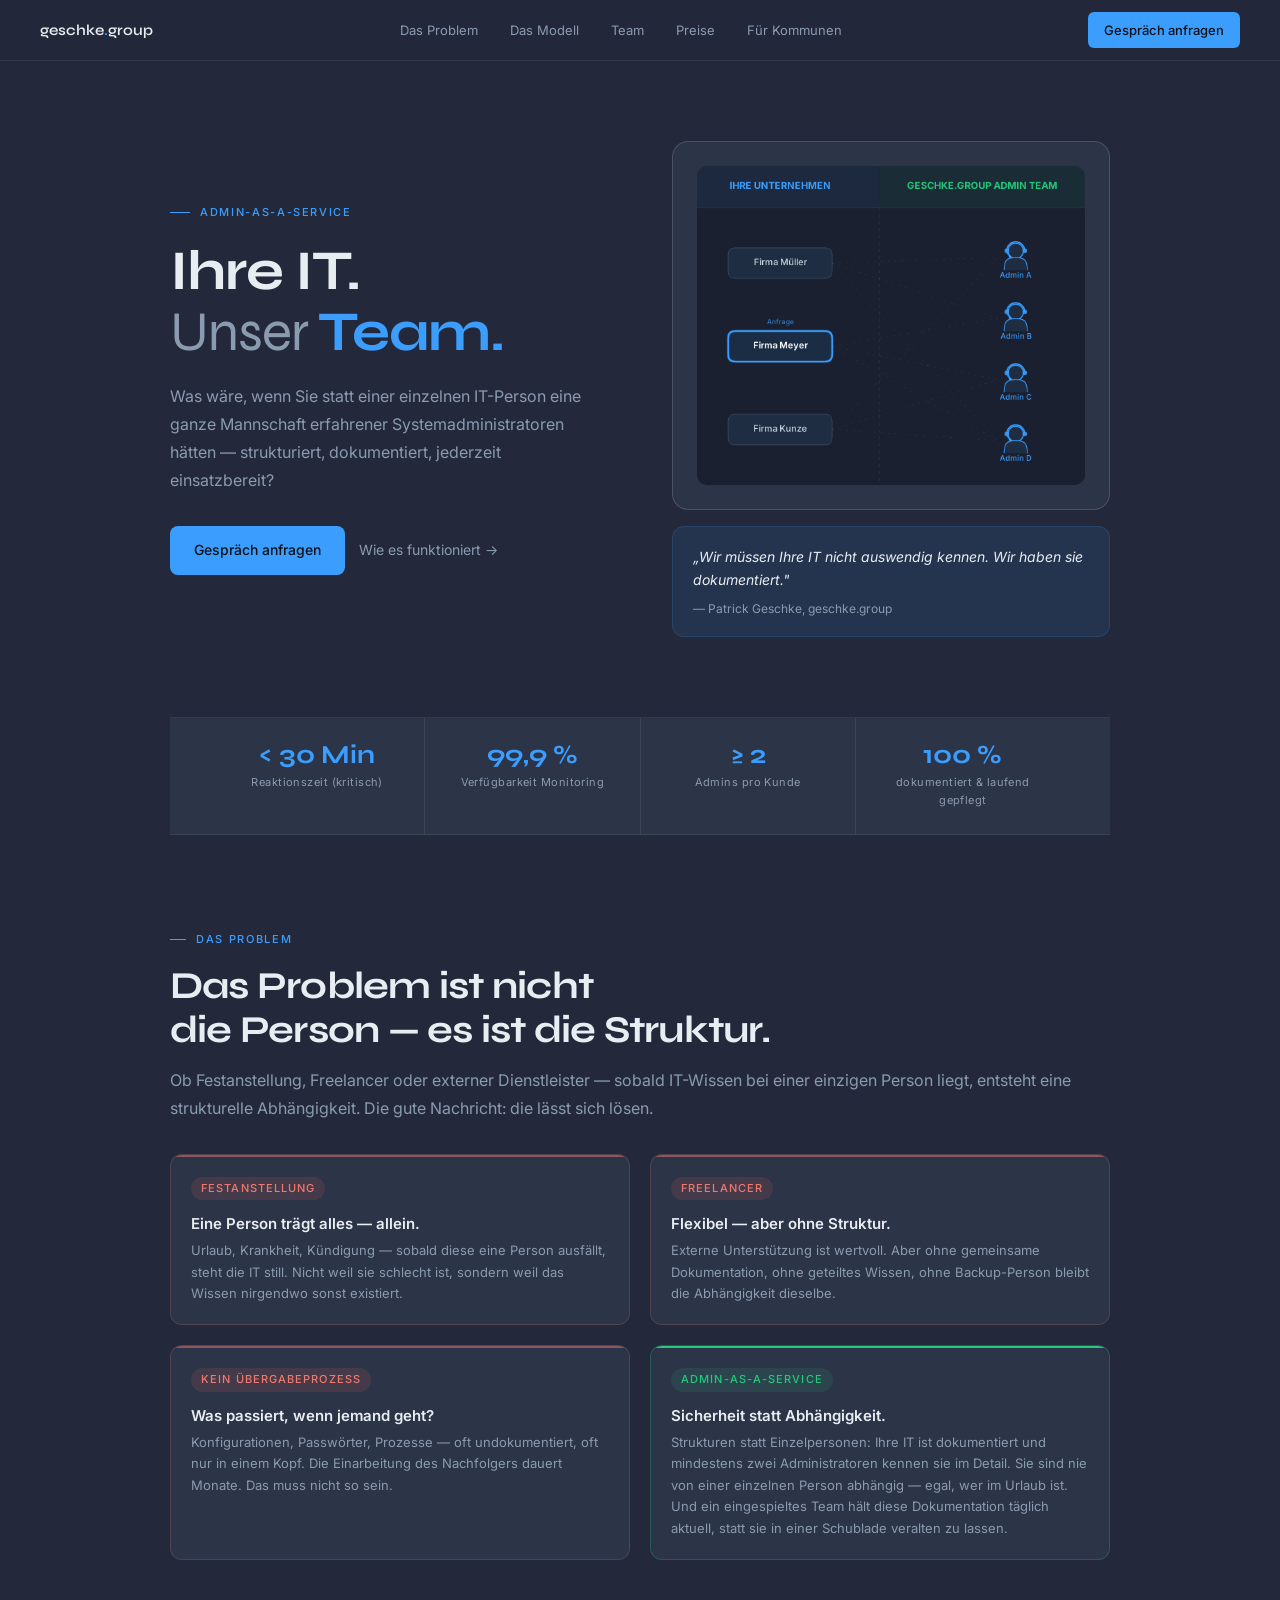
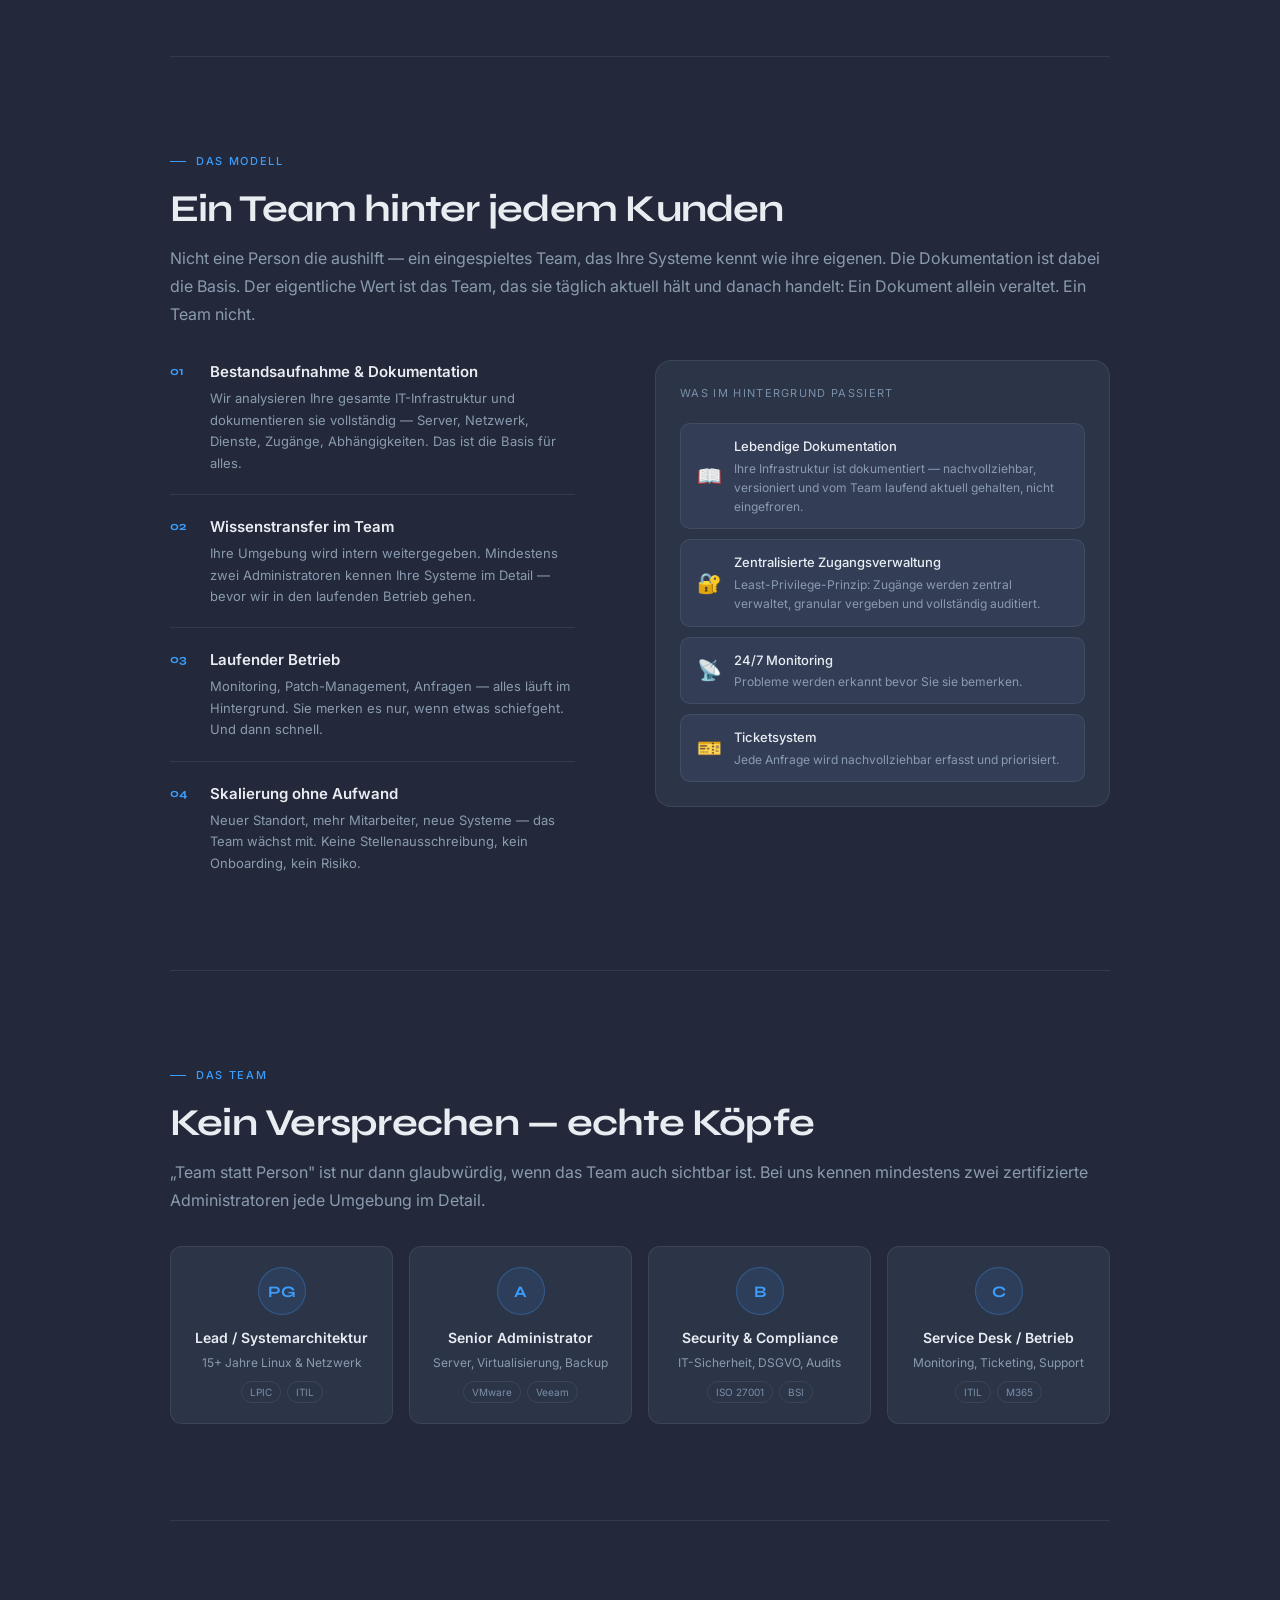
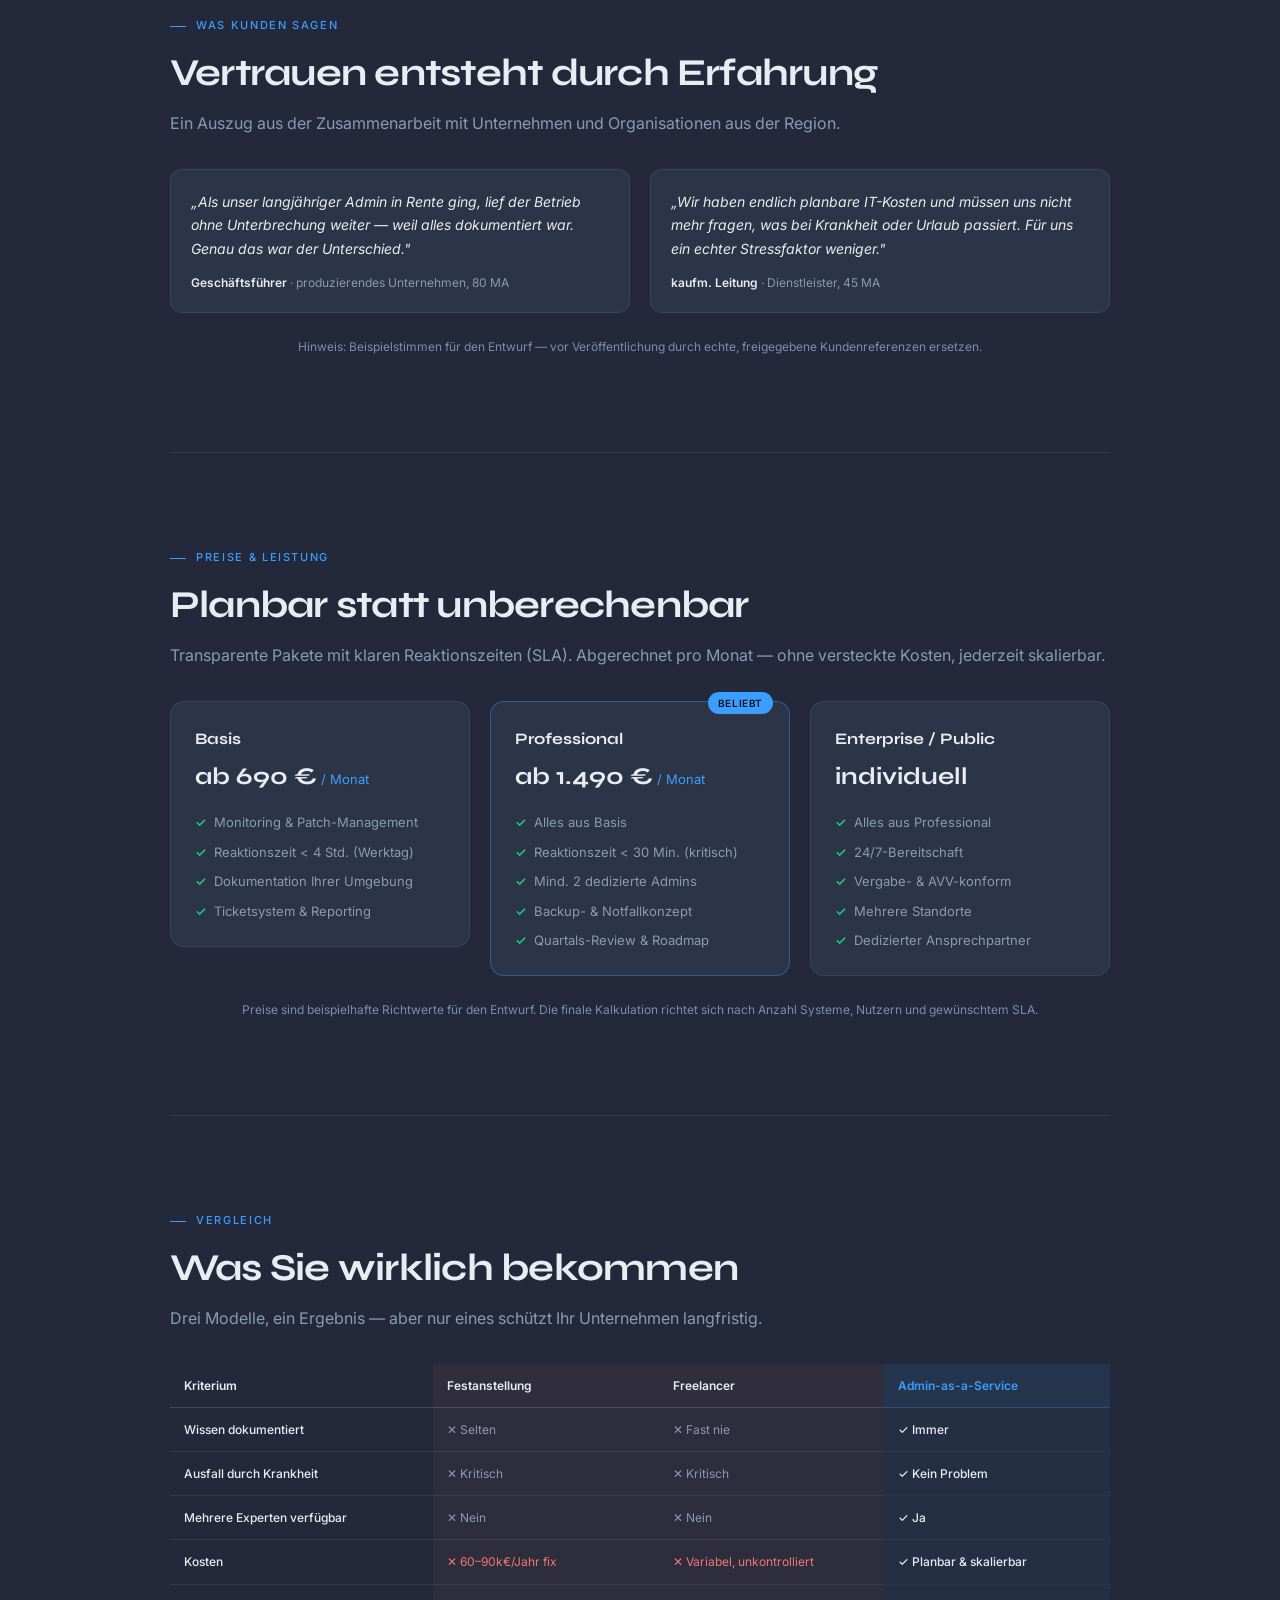
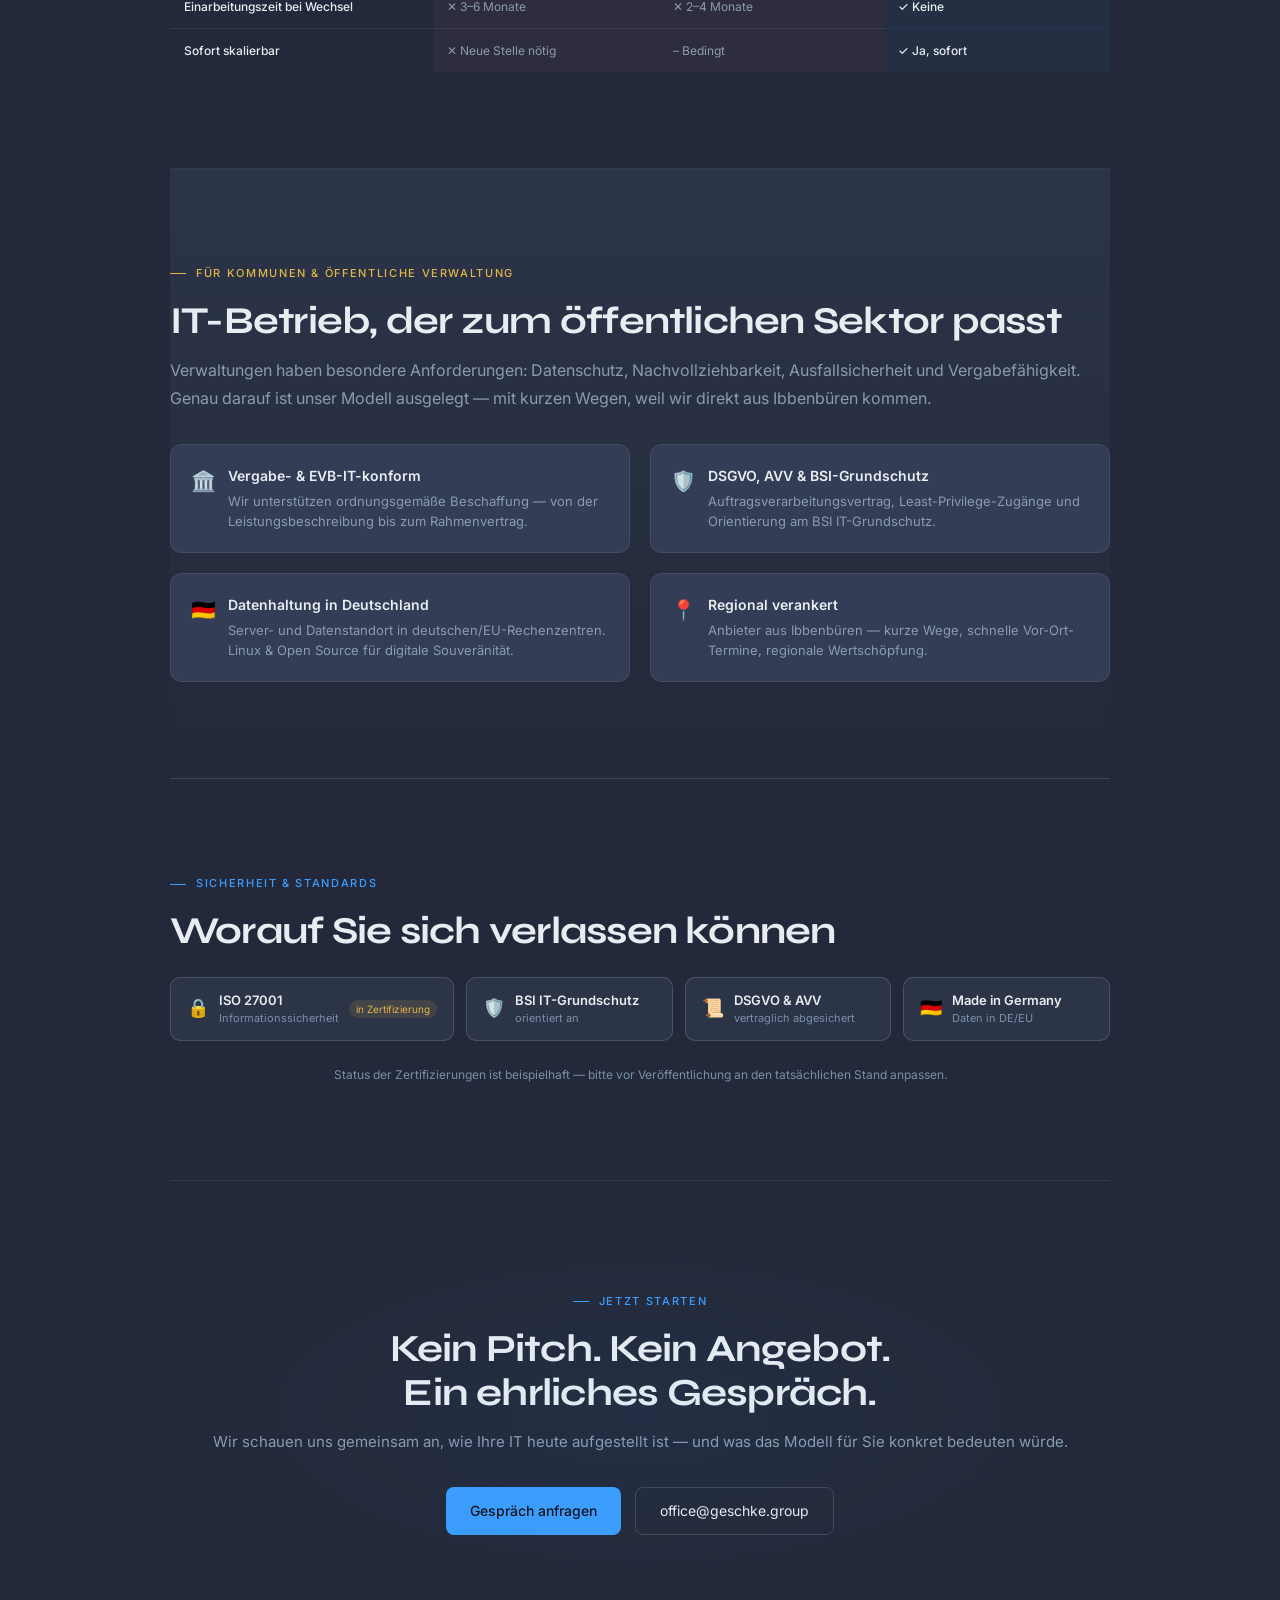
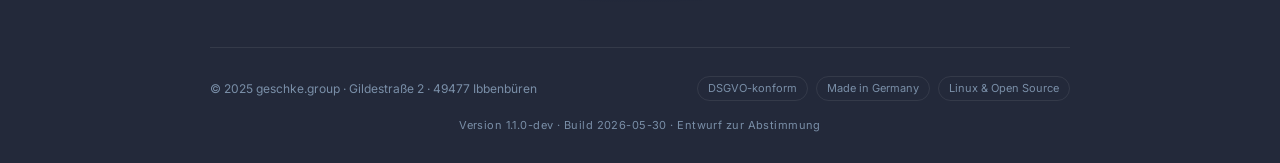
<file: index1dev.html>
<!DOCTYPE html>
<html lang="de">
<head>
<meta charset="UTF-8">
<meta name="viewport" content="width=device-width, initial-scale=1.0">
<title>Admin-as-a-Service – geschke.group</title>
<meta name="description" content="Admin-as-a-Service: Ein ganzes Team erfahrener Systemadministratoren statt einer einzelnen IT-Person. Dokumentiert, ausfallsicher, planbar. Für KMU und öffentliche Verwaltung.">
<link rel="preconnect" href="https://fonts.googleapis.com">
<link href="https://fonts.googleapis.com/css2?family=Syne:wght@400;500;600;700&family=Inter:wght@300;400;500&display=swap" rel="stylesheet">
<style>
*, *::before, *::after { box-sizing: border-box; margin: 0; padding: 0; }
:root {
  --bg:#23293a; --bg2:#2c3448; --bg3:#333d56;
  --line:rgba(255,255,255,0.08); --line2:rgba(255,255,255,0.15);
  --t1:#e8edf2; --t2:#8a9bb0; --t3:#7a8fa8;
  --teal:#3b9eff; --teal-dim:rgba(59,158,255,0.1); --teal-glow:rgba(59,158,255,0.05);
  --red-dim:rgba(240,100,90,0.13); --red-t:#f0796e;
  --green-acc:#22c97a; --green-dim:rgba(34,201,122,0.1);
  --gold:#e0b54a; --gold-dim:rgba(224,181,74,0.12);
}
html { scroll-behavior:smooth; }
body { font-family:'Inter',sans-serif; background:var(--bg); color:var(--t1); line-height:1.6; font-size:15px; -webkit-font-smoothing:antialiased; }

/* ── LAYOUT ── */
.wrap { width:100%; padding:0 1.25rem; margin:0 auto; }

/* ── NAV ── */
nav { position:sticky; top:0; z-index:100; background:rgba(35,41,58,0.92); backdrop-filter:blur(12px); border-bottom:1px solid var(--line); padding:0 1.25rem; }
.nav-inner { height:52px; display:flex; align-items:center; justify-content:space-between; }
.nav-logo { font-family:'Syne',sans-serif; font-size:15px; font-weight:600; color:var(--t1); text-decoration:none; }
.nav-logo span { color:var(--teal); }
.nav-links { display:none; }
.nav-cta { font-size:13px; font-weight:500; color:#0d1117; background:var(--teal); padding:8px 16px; border-radius:6px; text-decoration:none; white-space:nowrap; }

/* ── HERO ── */
.hero { border-bottom:1px solid var(--line); }
.hero-inner { display:flex; flex-direction:column; gap:2rem; padding:2.5rem 0; }
.hero-eyebrow { font-size:11px; letter-spacing:.15em; text-transform:uppercase; color:var(--teal); font-weight:500; margin-bottom:1.25rem; display:flex; align-items:center; gap:10px; }
.hero-eyebrow::before { content:''; display:block; width:20px; height:1px; background:var(--teal); }
h1 { font-family:'Syne',sans-serif; font-size:32px; font-weight:700; line-height:1.08; letter-spacing:-0.02em; margin-bottom:1.25rem; }
h1 .accent { color:var(--teal); }
h1 .dim { color:var(--t2); font-weight:400; }
.hero-sub { font-size:15px; line-height:1.75; color:var(--t2); margin-bottom:2rem; }
.hero-actions { display:flex; flex-direction:column; gap:.875rem; }
.btn-primary { font-family:'Inter',sans-serif; font-size:14px; font-weight:500; color:#0d1117; background:var(--teal); padding:13px 24px; border-radius:8px; text-decoration:none; display:block; text-align:center; }
.btn-ghost { font-size:14px; color:var(--t2); text-decoration:none; display:flex; align-items:center; gap:6px; }
.hero-anim-box { background:var(--bg2); border:1px solid var(--line2); border-radius:16px; padding:1.25rem; }
.hero-quote { background:var(--teal-dim); border:1px solid rgba(59,158,255,0.15); border-radius:12px; padding:1.125rem 1.25rem; }
.hero-quote p { font-size:14px; line-height:1.65; color:var(--t1); font-style:italic; }
.hero-quote cite { display:block; margin-top:8px; font-size:12px; color:var(--t2); font-style:normal; }

/* ── STATS BAR ── */
.stats { border-bottom:1px solid var(--line); background:var(--bg2); }
.stats-inner { display:grid; grid-template-columns:1fr 1fr; gap:1px; background:var(--line); }
.stat { background:var(--bg2); padding:1.5rem 1rem; text-align:center; }
.stat-num { font-family:'Syne',sans-serif; font-size:26px; font-weight:700; color:var(--teal); line-height:1; margin-bottom:.4rem; }
.stat-label { font-size:11px; color:var(--t2); letter-spacing:.04em; }

/* ── SECTIONS ── */
section { border-bottom:1px solid var(--line); }
.sec-pad { padding:3rem 0; }
.sec-label { font-size:11px; letter-spacing:.15em; text-transform:uppercase; color:var(--teal); font-weight:500; margin-bottom:1rem; display:flex; align-items:center; gap:10px; }
.sec-label::before { content:''; display:block; width:16px; height:1px; background:var(--teal); }
.sec-label.gold { color:var(--gold); }
.sec-label.gold::before { background:var(--gold); }
h2 { font-family:'Syne',sans-serif; font-size:24px; font-weight:700; line-height:1.15; letter-spacing:-0.02em; margin-bottom:.875rem; }
.sec-intro { font-size:15px; line-height:1.75; color:var(--t2); }

/* ── PROBLEM ── */
.problem-grid { display:flex; flex-direction:column; gap:1rem; margin-top:2rem; }
.problem-card { background:var(--bg2); border:1px solid var(--line); border-radius:12px; padding:1.25rem; position:relative; overflow:hidden; }
.problem-card.bad { border-color:rgba(240,121,110,0.2); }
.problem-card.bad::before { content:''; position:absolute; top:0; left:0; right:0; height:2px; background:var(--red-t); opacity:.5; }
.problem-card.good { border-color:rgba(34,201,122,0.25); }
.problem-card.good::before { content:''; position:absolute; top:0; left:0; right:0; height:2px; background:var(--green-acc); }
.problem-tag { font-size:11px; font-weight:500; letter-spacing:.1em; text-transform:uppercase; padding:3px 10px; border-radius:20px; display:inline-block; margin-bottom:.875rem; }
.problem-tag.bad { color:var(--red-t); background:var(--red-dim); }
.problem-tag.good { color:var(--green-acc); background:var(--green-dim); }
.problem-scenario { font-family:'Inter',sans-serif; font-size:15px; font-weight:600; margin-bottom:.4rem; line-height:1.3; }
.problem-desc { font-size:13px; color:var(--t2); line-height:1.65; }

/* ── HOW ── */
.how-grid { display:flex; flex-direction:column; gap:2rem; margin-top:2rem; }
.how-steps { display:flex; flex-direction:column; }
.how-step { display:flex; gap:1rem; padding:1.25rem 0; border-bottom:1px solid var(--line); }
.how-step:first-child { padding-top:0; }
.how-step:last-child { border-bottom:none; padding-bottom:0; }
.step-n { font-family:'Syne',sans-serif; font-size:12px; font-weight:700; color:var(--teal); width:24px; flex-shrink:0; padding-top:2px; }
.step-title { font-family:'Inter',sans-serif; font-size:15px; font-weight:600; margin-bottom:4px; }
.step-desc { font-size:13px; color:var(--t2); line-height:1.65; }
.how-visual { background:var(--bg2); border:1px solid var(--line); border-radius:16px; padding:1.5rem; }

/* ── TEAM ── */
.team-grid { display:grid; grid-template-columns:1fr 1fr; gap:1rem; margin-top:2rem; }
.team-card { background:var(--bg2); border:1px solid var(--line); border-radius:12px; padding:1.25rem; text-align:center; }
.team-avatar { width:48px; height:48px; border-radius:50%; background:var(--teal-dim); border:1px solid rgba(59,158,255,0.3); color:var(--teal); font-family:'Syne',sans-serif; font-weight:700; font-size:16px; display:flex; align-items:center; justify-content:center; margin:0 auto .75rem; }
.team-role { font-size:14px; font-weight:600; margin-bottom:.25rem; }
.team-meta { font-size:12px; color:var(--t2); line-height:1.5; }
.team-certs { display:flex; flex-wrap:wrap; gap:6px; justify-content:center; margin-top:.6rem; }
.team-cert { font-size:10px; color:var(--t3); border:1px solid var(--line); border-radius:12px; padding:2px 8px; }

/* ── TRUST / TESTIMONIALS ── */
.quotes-grid { display:flex; flex-direction:column; gap:1rem; margin-top:2rem; }
.quote-card { background:var(--bg2); border:1px solid var(--line); border-radius:12px; padding:1.25rem; }
.quote-card p { font-size:14px; line-height:1.7; color:var(--t1); font-style:italic; margin-bottom:.75rem; }
.quote-author { font-size:12px; color:var(--t2); font-style:normal; }
.quote-author strong { color:var(--t1); font-weight:600; }

/* ── PRICING / SLA ── */
.price-grid { display:flex; flex-direction:column; gap:1rem; margin-top:2rem; }
.price-card { background:var(--bg2); border:1px solid var(--line); border-radius:14px; padding:1.5rem; position:relative; }
.price-card.featured { border-color:rgba(59,158,255,0.4); }
.price-card.featured::before { content:'Beliebt'; position:absolute; top:-10px; right:16px; background:var(--teal); color:#0d1117; font-size:10px; font-weight:600; letter-spacing:.06em; text-transform:uppercase; padding:3px 10px; border-radius:12px; }
.price-name { font-family:'Syne',sans-serif; font-size:16px; font-weight:700; margin-bottom:.4rem; }
.price-amount { font-size:13px; color:var(--teal); margin-bottom:1rem; }
.price-amount b { font-family:'Syne',sans-serif; font-size:24px; color:var(--t1); }
.price-list { list-style:none; display:flex; flex-direction:column; gap:.55rem; }
.price-list li { font-size:13px; color:var(--t2); display:flex; gap:8px; align-items:flex-start; }
.price-list li::before { content:'✓'; color:var(--green-acc); font-weight:600; }
.sla-note { margin-top:1.5rem; font-size:12px; color:var(--t3); text-align:center; }

/* ── COMPARE ── */
.compare-wrap { margin-top:2rem; overflow-x:auto; -webkit-overflow-scrolling:touch; }
.compare-table { width:100%; border-collapse:collapse; min-width:520px; }
.compare-table th { padding:12px 14px; font-family:'Inter',sans-serif; font-size:12px; font-weight:600; text-align:left; border-bottom:1px solid var(--line2); color:var(--t1); }
.compare-table th.hl { background:var(--teal-dim); color:var(--teal); border-bottom-color:rgba(59,158,255,0.3); }
.compare-table td { padding:12px 14px; font-size:12px; color:var(--t2); border-bottom:1px solid var(--line); vertical-align:middle; }
.compare-table td.hl { background:var(--teal-glow); color:var(--t1); border-bottom-color:rgba(59,158,255,0.08); }
.compare-table td:first-child { color:var(--t1); font-weight:500; }
.compare-table tr:last-child td { border-bottom:none; }
.cy { color:var(--green-acc); font-weight:500; }
.cn { color:var(--red-t); }

/* ── KOMMUNEN / PUBLIC SECTOR ── */
.public { background:linear-gradient(180deg, var(--bg2) 0%, var(--bg) 100%); border-bottom:1px solid var(--line); }
.public-grid { display:flex; flex-direction:column; gap:1rem; margin-top:2rem; }
.public-card { background:var(--bg3); border:1px solid var(--line); border-radius:12px; padding:1.25rem; display:flex; gap:12px; align-items:flex-start; }
.public-card .ico { font-size:20px; flex-shrink:0; }
.public-card .pc-title { font-size:14px; font-weight:600; margin-bottom:3px; }
.public-card .pc-desc { font-size:13px; color:var(--t2); line-height:1.6; }

/* ── TRUST BADGES ── */
.trust { border-bottom:1px solid var(--line); }
.trust-grid { display:flex; flex-wrap:wrap; gap:.75rem; margin-top:1.5rem; }
.trust-badge { background:var(--bg2); border:1px solid var(--line2); border-radius:10px; padding:.75rem 1rem; display:flex; align-items:center; gap:10px; flex:1 1 160px; }
.trust-badge .tb-ico { font-size:18px; }
.trust-badge .tb-title { font-size:13px; font-weight:600; }
.trust-badge .tb-sub { font-size:11px; color:var(--t3); }
.trust-badge .tb-status { font-size:10px; color:var(--gold); background:var(--gold-dim); border-radius:10px; padding:1px 7px; margin-left:auto; white-space:nowrap; }

/* ── CTA ── */
.cta-section { padding:4rem 0; text-align:center; position:relative; overflow:hidden; border-bottom:none; }
.cta-section::before { content:''; position:absolute; inset:0; background:radial-gradient(ellipse 80% 60% at 50% 50%, rgba(59,158,255,0.05) 0%, transparent 70%); pointer-events:none; }
.cta-section h2 { font-size:26px; margin-bottom:.875rem; }
.cta-sub { font-size:15px; color:var(--t2); line-height:1.7; margin:0 auto 2rem; }
.cta-actions { display:flex; flex-direction:column; align-items:center; gap:.875rem; }
.btn-outline { font-size:14px; color:var(--t1); border:1px solid var(--line2); padding:12px 24px; border-radius:8px; text-decoration:none; display:block; width:100%; max-width:280px; text-align:center; }

/* ── FOOTER ── */
footer { padding:1.75rem 0; border-top:1px solid var(--line); }
.footer-inner { display:flex; flex-direction:column; gap:.875rem; }
.footer-copy { font-size:12px; color:var(--t3); }
.footer-badges { display:flex; gap:8px; flex-wrap:wrap; }
.footer-badge { font-size:11px; color:var(--t3); border:1px solid var(--line); border-radius:20px; padding:3px 10px; }
.footer-version { margin-top:1rem; text-align:center; font-size:11px; color:var(--t3); letter-spacing:.04em; }

/* ── TABLET ── */
@media (min-width: 640px) {
  .wrap { padding:0 2rem; }
  .hero-actions { flex-direction:row; }
  .btn-primary { display:inline-block; width:auto; text-align:left; }
  .problem-grid { display:grid; grid-template-columns:1fr 1fr; gap:1.25rem; }
  .stats-inner { grid-template-columns:repeat(4,1fr); }
  .team-grid { grid-template-columns:repeat(4,1fr); }
  .quotes-grid { display:grid; grid-template-columns:1fr 1fr; gap:1.25rem; }
  .price-grid { display:grid; grid-template-columns:repeat(3,1fr); gap:1.25rem; align-items:start; }
  .public-grid { display:grid; grid-template-columns:1fr 1fr; gap:1.25rem; }
  .cta-actions { flex-direction:row; justify-content:center; }
  .btn-outline { width:auto; }
  .footer-inner { flex-direction:row; align-items:center; justify-content:space-between; }
}

/* ── DESKTOP ── */
@media (min-width: 900px) {
  .wrap { max-width:1020px; padding:0 2.5rem; }
  nav { padding:0 2.5rem; }
  .nav-inner { height:60px; }
  .nav-links { display:flex; gap:2rem; list-style:none; }
  .nav-links a { font-size:13px; color:var(--t2); text-decoration:none; transition:color .2s; }
  .nav-links a:hover { color:var(--t1); }
  .hero-inner { flex-direction:row; align-items:center; gap:4rem; padding:5rem 0; }
  .hero-inner > div:first-child { flex:1; }
  .hero-right { flex:1; display:flex; flex-direction:column; gap:16px; }
  h1 { font-size:clamp(36px,4.5vw,56px); }
  .hero-sub { font-size:16px; }
  .sec-pad { padding:6rem 0; }
  h2 { font-size:clamp(26px,3vw,38px); }
  .sec-intro { font-size:16px; }
  .how-grid { flex-direction:row; gap:5rem; align-items:start; }
  .how-visual { position:sticky; top:80px; flex:1; }
  .how-steps { flex:1; }
  .cta-section { padding:7rem 0; }
  .cta-section h2 { font-size:clamp(28px,3vw,42px); }
}
</style>
</head>
<body>

<nav>
  <div class="nav-inner">
    <a href="#" class="nav-logo">geschke<span>.</span>group</a>
    <ul class="nav-links">
      <li><a href="#problem">Das Problem</a></li>
      <li><a href="#modell">Das Modell</a></li>
      <li><a href="#team">Team</a></li>
      <li><a href="#preise">Preise</a></li>
      <li><a href="#kommunen">Für Kommunen</a></li>
    </ul>
    <a href="https://geschke.group/kontakt.html" class="nav-cta">Gespräch anfragen</a>
  </div>
</nav>

<div class="wrap">
  <div class="hero">
    <div class="hero-inner">
      <div>
        <div class="hero-eyebrow">Admin-as-a-Service</div>
        <h1>Ihre IT.<br><span class="dim">Unser</span> <span class="accent">Team.</span></h1>
        <p class="hero-sub">Was wäre, wenn Sie statt einer einzelnen IT-Person eine ganze Mannschaft erfahrener Systemadministratoren hätten — strukturiert, dokumentiert, jederzeit einsatzbereit?</p>
        <div class="hero-actions">
          <a href="https://geschke.group/kontakt.html" class="btn-primary">Gespräch anfragen</a>
          <a href="#modell" class="btn-ghost">Wie es funktioniert →</a>
        </div>
      </div>
            <div class="hero-right" style="display:flex;flex-direction:column;gap:16px;">
        <div style="background:var(--bg2);border:1px solid var(--line2);border-radius:16px;padding:1.5rem;">
          <canvas id="bubble-canvas" width="520" height="380" style="width:100%;height:auto;display:block;border-radius:10px;"></canvas>
        </div>
        <div class="hero-quote">
          <p>„Wir müssen Ihre IT nicht auswendig kennen. Wir haben sie dokumentiert."</p>
          <cite>— Patrick Geschke, geschke.group</cite>
        </div>
      </div>
  </div>
</div>

<!-- STATS / TRUST IN ZAHLEN  (Platzhalterwerte – bitte mit echten Zahlen ersetzen) -->
<div class="stats">
  <div class="wrap">
    <div class="stats-inner">
      <div class="stat"><div class="stat-num">&lt; 30&nbsp;Min</div><div class="stat-label">Reaktionszeit (kritisch)</div></div>
      <div class="stat"><div class="stat-num">99,9&nbsp;%</div><div class="stat-label">Verfügbarkeit Monitoring</div></div>
      <div class="stat"><div class="stat-num">≥&nbsp;2</div><div class="stat-label">Admins pro Kunde</div></div>
      <div class="stat"><div class="stat-num">100&nbsp;%</div><div class="stat-label">dokumentiert &amp; laufend gepflegt</div></div>
    </div>
  </div>
</div>

<section id="problem">
  <div class="wrap sec-pad">
    <div class="sec-label">Das Problem</div>
    <h2>Das Problem ist nicht<br>die Person — es ist die Struktur.</h2>
    <p class="sec-intro">Ob Festanstellung, Freelancer oder externer Dienstleister — sobald IT-Wissen bei einer einzigen Person liegt, entsteht eine strukturelle Abhängigkeit. Die gute Nachricht: die lässt sich lösen.</p>
    <div class="problem-grid">
      <div class="problem-card bad">
        <span class="problem-tag bad">Festanstellung</span>
        <div class="problem-scenario">Eine Person trägt alles — allein.</div>
        <p class="problem-desc">Urlaub, Krankheit, Kündigung — sobald diese eine Person ausfällt, steht die IT still. Nicht weil sie schlecht ist, sondern weil das Wissen nirgendwo sonst existiert.</p>
      </div>
      <div class="problem-card bad">
        <span class="problem-tag bad">Freelancer</span>
        <div class="problem-scenario">Flexibel — aber ohne Struktur.</div>
        <p class="problem-desc">Externe Unterstützung ist wertvoll. Aber ohne gemeinsame Dokumentation, ohne geteiltes Wissen, ohne Backup-Person bleibt die Abhängigkeit dieselbe.</p>
      </div>
      <div class="problem-card bad">
        <span class="problem-tag bad">Kein Übergabeprozess</span>
        <div class="problem-scenario">Was passiert, wenn jemand geht?</div>
        <p class="problem-desc">Konfigurationen, Passwörter, Prozesse — oft undokumentiert, oft nur in einem Kopf. Die Einarbeitung des Nachfolgers dauert Monate. Das muss nicht so sein.</p>
      </div>
      <div class="problem-card good" style="border-color:rgba(34,201,122,0.25)">
        <span class="problem-tag good" style="color:#22c97a;background:rgba(34,201,122,0.1)">Admin-as-a-Service</span>
        <div class="problem-scenario">Sicherheit statt Abhängigkeit.</div>
        <p class="problem-desc">Strukturen statt Einzelpersonen: Ihre IT ist dokumentiert und mindestens zwei Administratoren kennen sie im Detail. Sie sind nie von einer einzelnen Person abhängig — egal, wer im Urlaub ist. Und ein eingespieltes Team hält diese Dokumentation täglich aktuell, statt sie in einer Schublade veralten zu lassen.</p>
      </div>
    </div>
  </div>
</section>

<section id="modell">
  <div class="wrap sec-pad">
    <div class="sec-label">Das Modell</div>
    <h2>Ein Team hinter jedem Kunden</h2>
    <p class="sec-intro">Nicht eine Person die aushilft — ein eingespieltes Team, das Ihre Systeme kennt wie ihre eigenen. Die Dokumentation ist dabei die Basis. Der eigentliche Wert ist das Team, das sie täglich aktuell hält und danach handelt: Ein Dokument allein veraltet. Ein Team nicht.</p>
    <div class="how-grid">
      <div class="how-steps">
        <div class="how-step">
          <div class="step-n">01</div>
          <div>
            <div class="step-title">Bestandsaufnahme & Dokumentation</div>
            <p class="step-desc">Wir analysieren Ihre gesamte IT-Infrastruktur und dokumentieren sie vollständig — Server, Netzwerk, Dienste, Zugänge, Abhängigkeiten. Das ist die Basis für alles.</p>
          </div>
        </div>
        <div class="how-step">
          <div class="step-n">02</div>
          <div>
            <div class="step-title">Wissenstransfer im Team</div>
            <p class="step-desc">Ihre Umgebung wird intern weitergegeben. Mindestens zwei Administratoren kennen Ihre Systeme im Detail — bevor wir in den laufenden Betrieb gehen.</p>
          </div>
        </div>
        <div class="how-step">
          <div class="step-n">03</div>
          <div>
            <div class="step-title">Laufender Betrieb</div>
            <p class="step-desc">Monitoring, Patch-Management, Anfragen — alles läuft im Hintergrund. Sie merken es nur, wenn etwas schiefgeht. Und dann schnell.</p>
          </div>
        </div>
        <div class="how-step">
          <div class="step-n">04</div>
          <div>
            <div class="step-title">Skalierung ohne Aufwand</div>
            <p class="step-desc">Neuer Standort, mehr Mitarbeiter, neue Systeme — das Team wächst mit. Keine Stellenausschreibung, kein Onboarding, kein Risiko.</p>
          </div>
        </div>
      </div>
      <div class="how-visual">
        <div style="font-size:11px;letter-spacing:.12em;text-transform:uppercase;color:var(--t3);margin-bottom:1.25rem;">Was im Hintergrund passiert</div>
        <div style="display:flex;flex-direction:column;gap:10px;">
          <div style="background:var(--bg3);border:1px solid var(--line);border-radius:10px;padding:12px 16px;display:flex;align-items:center;gap:12px;">
            <span style="font-size:20px;">📖</span>
            <div>
              <div style="font-size:13px;font-weight:500;margin-bottom:2px;">Lebendige Dokumentation</div>
              <div style="font-size:12px;color:var(--t2);">Ihre Infrastruktur ist dokumentiert — nachvollziehbar, versioniert und vom Team laufend aktuell gehalten, nicht eingefroren.</div>
            </div>
          </div>
          <div style="background:var(--bg3);border:1px solid var(--line);border-radius:10px;padding:12px 16px;display:flex;align-items:center;gap:12px;">
            <span style="font-size:20px;">🔐</span>
            <div>
              <div style="font-size:13px;font-weight:500;margin-bottom:2px;">Zentralisierte Zugangsverwaltung</div>
              <div style="font-size:12px;color:var(--t2);">Least-Privilege-Prinzip: Zugänge werden zentral verwaltet, granular vergeben und vollständig auditiert.</div>
            </div>
          </div>
          <div style="background:var(--bg3);border:1px solid var(--line);border-radius:10px;padding:12px 16px;display:flex;align-items:center;gap:12px;">
            <span style="font-size:20px;">📡</span>
            <div>
              <div style="font-size:13px;font-weight:500;margin-bottom:2px;">24/7 Monitoring</div>
              <div style="font-size:12px;color:var(--t2);">Probleme werden erkannt bevor Sie sie bemerken.</div>
            </div>
          </div>
          <div style="background:var(--bg3);border:1px solid var(--line);border-radius:10px;padding:12px 16px;display:flex;align-items:center;gap:12px;">
            <span style="font-size:20px;">🎫</span>
            <div>
              <div style="font-size:13px;font-weight:500;margin-bottom:2px;">Ticketsystem</div>
              <div style="font-size:12px;color:var(--t2);">Jede Anfrage wird nachvollziehbar erfasst und priorisiert.</div>
            </div>
          </div>
        </div>
      </div>
    </div>
  </div>
</section>

<!-- TEAM SICHTBAR MACHEN -->
<section id="team">
  <div class="wrap sec-pad">
    <div class="sec-label">Das Team</div>
    <h2>Kein Versprechen — echte Köpfe</h2>
    <p class="sec-intro">„Team statt Person" ist nur dann glaubwürdig, wenn das Team auch sichtbar ist. Bei uns kennen mindestens zwei zertifizierte Administratoren jede Umgebung im Detail.</p>
    <div class="team-grid">
      <div class="team-card">
        <div class="team-avatar">PG</div>
        <div class="team-role">Lead / Systemarchitektur</div>
        <div class="team-meta">15+ Jahre Linux &amp; Netzwerk</div>
        <div class="team-certs"><span class="team-cert">LPIC</span><span class="team-cert">ITIL</span></div>
      </div>
      <div class="team-card">
        <div class="team-avatar">A</div>
        <div class="team-role">Senior Administrator</div>
        <div class="team-meta">Server, Virtualisierung, Backup</div>
        <div class="team-certs"><span class="team-cert">VMware</span><span class="team-cert">Veeam</span></div>
      </div>
      <div class="team-card">
        <div class="team-avatar">B</div>
        <div class="team-role">Security &amp; Compliance</div>
        <div class="team-meta">IT-Sicherheit, DSGVO, Audits</div>
        <div class="team-certs"><span class="team-cert">ISO 27001</span><span class="team-cert">BSI</span></div>
      </div>
      <div class="team-card">
        <div class="team-avatar">C</div>
        <div class="team-role">Service Desk / Betrieb</div>
        <div class="team-meta">Monitoring, Ticketing, Support</div>
        <div class="team-certs"><span class="team-cert">ITIL</span><span class="team-cert">M365</span></div>
      </div>
    </div>
  </div>
</section>

<!-- VERTRAUENSBEWEISE / TESTIMONIALS (Platzhalter – bitte echte Stimmen einsetzen) -->
<section id="referenzen">
  <div class="wrap sec-pad">
    <div class="sec-label">Was Kunden sagen</div>
    <h2>Vertrauen entsteht durch Erfahrung</h2>
    <p class="sec-intro">Ein Auszug aus der Zusammenarbeit mit Unternehmen und Organisationen aus der Region.</p>
    <div class="quotes-grid">
      <div class="quote-card">
        <p>„Als unser langjähriger Admin in Rente ging, lief der Betrieb ohne Unterbrechung weiter — weil alles dokumentiert war. Genau das war der Unterschied."</p>
        <div class="quote-author"><strong>Geschäftsführer</strong> · produzierendes Unternehmen, 80 MA</div>
      </div>
      <div class="quote-card">
        <p>„Wir haben endlich planbare IT-Kosten und müssen uns nicht mehr fragen, was bei Krankheit oder Urlaub passiert. Für uns ein echter Stressfaktor weniger."</p>
        <div class="quote-author"><strong>kaufm. Leitung</strong> · Dienstleister, 45 MA</div>
      </div>
    </div>
    <p class="sla-note">Hinweis: Beispielstimmen für den Entwurf — vor Veröffentlichung durch echte, freigegebene Kundenreferenzen ersetzen.</p>
  </div>
</section>

<!-- PREISE & SLA -->
<section id="preise">
  <div class="wrap sec-pad">
    <div class="sec-label">Preise & Leistung</div>
    <h2>Planbar statt unberechenbar</h2>
    <p class="sec-intro">Transparente Pakete mit klaren Reaktionszeiten (SLA). Abgerechnet pro Monat — ohne versteckte Kosten, jederzeit skalierbar.</p>
    <div class="price-grid">
      <div class="price-card">
        <div class="price-name">Basis</div>
        <div class="price-amount"><b>ab 690&nbsp;€</b> / Monat</div>
        <ul class="price-list">
          <li>Monitoring &amp; Patch-Management</li>
          <li>Reaktionszeit &lt; 4 Std. (Werktag)</li>
          <li>Dokumentation Ihrer Umgebung</li>
          <li>Ticketsystem &amp; Reporting</li>
        </ul>
      </div>
      <div class="price-card featured">
        <div class="price-name">Professional</div>
        <div class="price-amount"><b>ab 1.490&nbsp;€</b> / Monat</div>
        <ul class="price-list">
          <li>Alles aus Basis</li>
          <li>Reaktionszeit &lt; 30 Min. (kritisch)</li>
          <li>Mind. 2 dedizierte Admins</li>
          <li>Backup- &amp; Notfallkonzept</li>
          <li>Quartals-Review &amp; Roadmap</li>
        </ul>
      </div>
      <div class="price-card">
        <div class="price-name">Enterprise / Public</div>
        <div class="price-amount"><b>individuell</b></div>
        <ul class="price-list">
          <li>Alles aus Professional</li>
          <li>24/7-Bereitschaft</li>
          <li>Vergabe- &amp; AVV-konform</li>
          <li>Mehrere Standorte</li>
          <li>Dedizierter Ansprechpartner</li>
        </ul>
      </div>
    </div>
    <p class="sla-note">Preise sind beispielhafte Richtwerte für den Entwurf. Die finale Kalkulation richtet sich nach Anzahl Systeme, Nutzern und gewünschtem SLA.</p>
  </div>
</section>

<section id="vergleich">
  <div class="wrap sec-pad">
    <div class="sec-label">Vergleich</div>
    <h2>Was Sie wirklich bekommen</h2>
    <p class="sec-intro">Drei Modelle, ein Ergebnis — aber nur eines schützt Ihr Unternehmen langfristig.</p>
    <div class="compare-wrap">
      <table class="compare-table">
        <thead>
          <tr>
            <th style="width:28%">Kriterium</th>
            <th style="width:24%;background:rgba(240,121,110,0.06);">Festanstellung</th>
            <th style="width:24%;background:rgba(240,121,110,0.06);">Freelancer</th>
            <th class="hl" style="width:24%">Admin-as-a-Service</th>
          </tr>
        </thead>
        <tbody>
          <tr>
            <td>Wissen dokumentiert</td>
            <td class="cn" style="background:rgba(240,121,110,0.05);">✕ Selten</td>
            <td class="cn" style="background:rgba(240,121,110,0.05);">✕ Fast nie</td>
            <td class="hl cy">✓ Immer</td>
          </tr>
          <tr>
            <td>Ausfall durch Krankheit</td>
            <td class="cn" style="background:rgba(240,121,110,0.05);">✕ Kritisch</td>
            <td class="cn" style="background:rgba(240,121,110,0.05);">✕ Kritisch</td>
            <td class="hl cy">✓ Kein Problem</td>
          </tr>
          <tr>
            <td>Mehrere Experten verfügbar</td>
            <td class="cn" style="background:rgba(240,121,110,0.05);">✕ Nein</td>
            <td class="cn" style="background:rgba(240,121,110,0.05);">✕ Nein</td>
            <td class="hl cy">✓ Ja</td>
          </tr>
          <tr>
            <td>Kosten</td>
            <td style="background:rgba(240,121,110,0.05);color:var(--red-t);">✕ 60–90k€/Jahr fix</td>
            <td style="background:rgba(240,121,110,0.05);color:var(--red-t);">✕ Variabel, unkontrolliert</td>
            <td class="hl cy">✓ Planbar & skalierbar</td>
          </tr>
          <tr>
            <td>Einarbeitungszeit bei Wechsel</td>
            <td class="cn" style="background:rgba(240,121,110,0.05);">✕ 3–6 Monate</td>
            <td class="cn" style="background:rgba(240,121,110,0.05);">✕ 2–4 Monate</td>
            <td class="hl cy">✓ Keine</td>
          </tr>
          <tr>
            <td>Sofort skalierbar</td>
            <td class="cn" style="background:rgba(240,121,110,0.05);">✕ Neue Stelle nötig</td>
            <td style="background:rgba(240,121,110,0.05);color:var(--t2);">– Bedingt</td>
            <td class="hl cy">✓ Ja, sofort</td>
          </tr>
        </tbody>
      </table>
    </div>
  </div>
</section>

<!-- FÜR KOMMUNEN & ÖFFENTLICHE VERWALTUNG -->
<section id="kommunen" class="public">
  <div class="wrap sec-pad">
    <div class="sec-label gold">Für Kommunen & öffentliche Verwaltung</div>
    <h2>IT-Betrieb, der zum öffentlichen Sektor passt</h2>
    <p class="sec-intro">Verwaltungen haben besondere Anforderungen: Datenschutz, Nachvollziehbarkeit, Ausfallsicherheit und Vergabefähigkeit. Genau darauf ist unser Modell ausgelegt — mit kurzen Wegen, weil wir direkt aus Ibbenbüren kommen.</p>
    <div class="public-grid">
      <div class="public-card">
        <span class="ico">🏛️</span>
        <div>
          <div class="pc-title">Vergabe- & EVB-IT-konform</div>
          <div class="pc-desc">Wir unterstützen ordnungsgemäße Beschaffung — von der Leistungsbeschreibung bis zum Rahmenvertrag.</div>
        </div>
      </div>
      <div class="public-card">
        <span class="ico">🛡️</span>
        <div>
          <div class="pc-title">DSGVO, AVV & BSI-Grundschutz</div>
          <div class="pc-desc">Auftragsverarbeitungsvertrag, Least-Privilege-Zugänge und Orientierung am BSI IT-Grundschutz.</div>
        </div>
      </div>
      <div class="public-card">
        <span class="ico">🇩🇪</span>
        <div>
          <div class="pc-title">Datenhaltung in Deutschland</div>
          <div class="pc-desc">Server- und Datenstandort in deutschen/EU-Rechenzentren. Linux &amp; Open Source für digitale Souveränität.</div>
        </div>
      </div>
      <div class="public-card">
        <span class="ico">📍</span>
        <div>
          <div class="pc-title">Regional verankert</div>
          <div class="pc-desc">Anbieter aus Ibbenbüren — kurze Wege, schnelle Vor-Ort-Termine, regionale Wertschöpfung.</div>
        </div>
      </div>
    </div>
  </div>
</section>

<!-- TRUST / ZERTIFIZIERUNGEN -->
<section class="trust">
  <div class="wrap sec-pad">
    <div class="sec-label">Sicherheit & Standards</div>
    <h2>Worauf Sie sich verlassen können</h2>
    <div class="trust-grid">
      <div class="trust-badge">
        <span class="tb-ico">🔒</span>
        <div><div class="tb-title">ISO 27001</div><div class="tb-sub">Informationssicherheit</div></div>
        <span class="tb-status">in Zertifizierung</span>
      </div>
      <div class="trust-badge">
        <span class="tb-ico">🛡️</span>
        <div><div class="tb-title">BSI IT-Grundschutz</div><div class="tb-sub">orientiert an</div></div>
      </div>
      <div class="trust-badge">
        <span class="tb-ico">📜</span>
        <div><div class="tb-title">DSGVO & AVV</div><div class="tb-sub">vertraglich abgesichert</div></div>
      </div>
      <div class="trust-badge">
        <span class="tb-ico">🇩🇪</span>
        <div><div class="tb-title">Made in Germany</div><div class="tb-sub">Daten in DE/EU</div></div>
      </div>
    </div>
    <p class="sla-note">Status der Zertifizierungen ist beispielhaft — bitte vor Veröffentlichung an den tatsächlichen Stand anpassen.</p>
  </div>
</section>

<div class="wrap">
  <div class="cta-section">
    <div class="sec-label" style="justify-content:center">Jetzt starten</div>
    <h2>Kein Pitch. Kein Angebot.<br>Ein ehrliches Gespräch.</h2>
    <p class="cta-sub">Wir schauen uns gemeinsam an, wie Ihre IT heute aufgestellt ist — und was das Modell für Sie konkret bedeuten würde.</p>
    <div class="cta-actions">
      <a href="https://geschke.group/kontakt.html" class="btn-primary">Gespräch anfragen</a>
      <a href="mailto:office@geschke.group" class="btn-outline">office@geschke.group</a>
    </div>
  </div>
</div>

<div class="wrap">
  <footer>
    <div class="footer-inner">
      <span class="footer-copy">© 2025 geschke.group · Gildestraße 2 · 49477 Ibbenbüren</span>
      <div class="footer-badges">
        <span class="footer-badge">DSGVO-konform</span>
        <span class="footer-badge">Made in Germany</span>
        <span class="footer-badge">Linux & Open Source</span>
      </div>
    </div>
    <div class="footer-version">
      Version 1.1.0-dev · Build 2026-05-30 · Entwurf zur Abstimmung
    </div>
  </footer>
</div>

<script>
(function(){
  var canvas = document.getElementById('bubble-canvas');
  if(!canvas) return;
  var ctx = canvas.getContext('2d');
  var W=560, H=460;
  canvas.width=W; canvas.height=H;

  var BLUE='#3b9eff', GREEN='#22c97a', DARK='#252f42', BG='#1a2030';
  var LABEL_H=60;
  var UH=H-LABEL_H;

  var FW=150, FH=44, FR=10;
  var FX=120;

  var firms=[
    {label:'Firma Müller', x:FX, y:LABEL_H+UH*0.2,  w:FW, h:FH, state:'idle'},
    {label:'Firma Meyer',  x:FX, y:LABEL_H+UH*0.5,  w:FW, h:FH, state:'idle'},
    {label:'Firma Kunze',  x:FX, y:LABEL_H+UH*0.8,  w:FW, h:FH, state:'idle'},
  ];

  var AR=26;
  var AX=460;

  var admins=[
    {label:'Admin A', hx:AX, hy:LABEL_H+UH*0.18, x:AX, y:LABEL_H+UH*0.18, state:'idle'},
    {label:'Admin B', hx:AX, hy:LABEL_H+UH*0.40, x:AX, y:LABEL_H+UH*0.40, state:'idle'},
    {label:'Admin C', hx:AX, hy:LABEL_H+UH*0.62, x:AX, y:LABEL_H+UH*0.62, state:'idle'},
    {label:'Admin D', hx:AX, hy:LABEL_H+UH*0.84, x:AX, y:LABEL_H+UH*0.84, state:'idle'},
  ];

  var connections=[
    [0,0],[0,1],[0,3],
    [1,1],[1,2],[1,3],
    [2,0],[2,2],[2,3],
  ];

  var activeFirm=null, activeAdmin=null, activeConn=null;
  var phase='idle', phaseTimer=80, frame=0;

  function pick(arr){return arr[Math.floor(Math.random()*arr.length)];}

  function startSequence(){
    var fi=Math.floor(Math.random()*firms.length);
    var conns=connections.filter(function(c){return c[0]===fi;});
    var chosen=pick(conns);
    activeFirm=fi;
    activeConn=chosen;
    activeAdmin=admins[chosen[1]];
    firms[fi].state='requesting';
    phase='firm_pulse';
    phaseTimer=60;
  }

  function firmRight(f){ return f.x+f.w/2; }
  function firmTop(f){ return f.y; }

  function rr(x,y,w,h,r){
    ctx.beginPath();
    ctx.moveTo(x+r,y); ctx.lineTo(x+w-r,y);
    ctx.quadraticCurveTo(x+w,y,x+w,y+r);
    ctx.lineTo(x+w,y+h-r);
    ctx.quadraticCurveTo(x+w,y+h,x+w-r,y+h);
    ctx.lineTo(x+r,y+h);
    ctx.quadraticCurveTo(x,y+h,x,y+h-r);
    ctx.lineTo(x,y+r);
    ctx.quadraticCurveTo(x,y,x+r,y);
    ctx.closePath();
  }

  function drawBG(){
    ctx.fillStyle=BG; ctx.fillRect(0,0,W,H);
    ctx.fillStyle='rgba(59,158,255,0.07)'; ctx.fillRect(0,0,W*0.47,LABEL_H);
    ctx.fillStyle=BLUE; ctx.font='700 14px Inter,sans-serif';
    ctx.textAlign='center'; ctx.textBaseline='middle';
    ctx.fillText('IHRE UNTERNEHMEN', FX, LABEL_H/2 - 1);
    ctx.fillStyle='rgba(34,201,122,0.07)'; ctx.fillRect(W*0.47,0,W*0.53,LABEL_H);
    ctx.fillStyle=GREEN; ctx.font='700 14px Inter,sans-serif';
    ctx.fillText('GESCHKE.GROUP ADMIN TEAM', W*0.47+(W*0.53)/2, LABEL_H/2 - 1);
    ctx.save(); ctx.setLineDash([4,6]);
    ctx.strokeStyle='rgba(255,255,255,0.08)'; ctx.lineWidth=1;
    ctx.beginPath(); ctx.moveTo(W*0.47,LABEL_H); ctx.lineTo(W*0.47,H); ctx.stroke();
    ctx.setLineDash([]);
    ctx.beginPath(); ctx.moveTo(0,LABEL_H); ctx.lineTo(W,LABEL_H); ctx.stroke();
    ctx.restore();
  }

  function drawConnections(){
    connections.forEach(function(conn){
      var f=firms[conn[0]], a=admins[conn[1]];
      var isActive=activeConn&&conn[0]===activeConn[0]&&conn[1]===activeConn[1];
      var isBackup=activeFirm!==null&&conn[0]===activeFirm&&!isActive;
      var isFirmActive=activeFirm!==null&&conn[0]===activeFirm;

      if(isActive&&phase==='moving') return;
      if(isActive&&(phase==='arrived'||phase==='returning')) return;

      ctx.save();
      ctx.beginPath();
      ctx.moveTo(firmRight(f), f.y);
      ctx.lineTo(a.hx-AR, a.hy);

      if(isFirmActive&&(phase==='show_lines')){
        ctx.strokeStyle=BLUE;
        ctx.lineWidth=1.5;
        ctx.globalAlpha=0.55;
        ctx.setLineDash([4,5]);
      } else if(isBackup&&(phase==='moving'||phase==='arrived')){
        ctx.strokeStyle=BLUE;
        ctx.lineWidth=1.5;
        ctx.globalAlpha=0.3;
        ctx.setLineDash([4,5]);
      } else {
        ctx.strokeStyle='rgba(255,255,255,0.07)';
        ctx.lineWidth=1;
        ctx.globalAlpha=1;
        ctx.setLineDash([3,7]);
      }
      ctx.stroke();
      ctx.restore();
    });
  }

  function drawFirm(f, fi){
    var isReq = f.state === 'requesting';
    var pulse  = 0.5 + 0.5*Math.sin(frame*0.14);
    var borderColor = isReq ? BLUE : '#3b4a62';
    var fillColor = isReq ? '#1a2d44' : '#1e2d42';
    var bw = f.w, bh = f.h;

    ctx.save();
    if(isReq){ ctx.shadowColor = BLUE; ctx.shadowBlur = 18*pulse; }
    rr(f.x - bw/2, f.y - bh/2, bw, bh, 10);
    ctx.fillStyle = fillColor; ctx.fill();
    ctx.strokeStyle = borderColor; ctx.lineWidth = isReq ? 2 : 1; ctx.stroke();
    ctx.restore();

    if(isReq){
      ctx.save();
      ctx.globalAlpha = (1-pulse)*0.4;
      ctx.strokeStyle = BLUE; ctx.lineWidth = 2;
      rr(f.x - bw/2 - 6*pulse, f.y - bh/2 - 6*pulse, bw + 12*pulse, bh + 12*pulse, 13);
      ctx.stroke();
      ctx.restore();
    }

    ctx.fillStyle = isReq ? '#ffffff' : '#c8d4e0';
    ctx.font = (isReq ? '600' : '500') + ' 13px Inter,sans-serif';
    ctx.textAlign = 'center'; ctx.textBaseline = 'middle';
    ctx.fillText(f.label, f.x, f.y - 1);

    if(isReq){
      ctx.save();
      ctx.globalAlpha = 0.7 + 0.3*pulse;
      ctx.fillStyle = BLUE;
      ctx.font = '500 10px Inter,sans-serif';
      ctx.textAlign = 'center'; ctx.textBaseline = 'bottom';
      ctx.fillText('Anfrage', f.x, f.y - bh/2 - 8);
      ctx.restore();
    }
  }

  function drawHeadsetAdmin(x, y, r, color, fillColor, isBusy){
    var s = r / 28;
    ctx.save();
    ctx.beginPath();
    ctx.arc(x, y - 4*s, 12*s, 0, Math.PI*2);
    ctx.fillStyle = fillColor; ctx.fill();
    ctx.strokeStyle = color; ctx.lineWidth = 1.5; ctx.stroke();
    ctx.beginPath();
    ctx.moveTo(x - 18*s, y + r - 2*s);
    ctx.quadraticCurveTo(x - 18*s, y + 10*s, x - 10*s, y + 8*s);
    ctx.quadraticCurveTo(x, y + 4*s, x + 10*s, y + 8*s);
    ctx.quadraticCurveTo(x + 18*s, y + 10*s, x + 18*s, y + r - 2*s);
    ctx.fillStyle = fillColor; ctx.fill();
    ctx.strokeStyle = color; ctx.lineWidth = 1.2; ctx.stroke();
    ctx.beginPath();
    ctx.arc(x, y - 4*s, 14*s, Math.PI, 0, false);
    ctx.strokeStyle = color; ctx.lineWidth = 2*s; ctx.stroke();
    ctx.beginPath();
    ctx.arc(x - 14*s, y - 4*s, 3.5*s, 0, Math.PI*2);
    ctx.fillStyle = color; ctx.globalAlpha = 0.9; ctx.fill();
    ctx.globalAlpha = 1;
    ctx.beginPath();
    ctx.arc(x + 14*s, y - 4*s, 3.5*s, 0, Math.PI*2);
    ctx.fillStyle = color; ctx.globalAlpha = 0.9; ctx.fill();
    ctx.globalAlpha = 1;
    ctx.beginPath();
    ctx.moveTo(x - 14*s, y - 1*s);
    ctx.lineTo(x - 9*s,  y + 5*s);
    ctx.strokeStyle = color; ctx.lineWidth = 1.5*s; ctx.stroke();
    ctx.beginPath();
    ctx.arc(x - 9*s, y + 5*s, 2*s, 0, Math.PI*2);
    ctx.fillStyle = color; ctx.fill();
    if(isBusy){
      ctx.beginPath();
      ctx.arc(x, y, r + 4, 0, Math.PI*2);
      ctx.strokeStyle = color;
      ctx.lineWidth = 1.5;
      ctx.globalAlpha = 0.35 + 0.25*Math.sin(frame*0.15);
      ctx.stroke();
      ctx.globalAlpha = 1;
    }
    ctx.restore();
  }

  function drawAdmin(a, ai){
    var isBusy = a.state === 'moving' || a.state === 'arrived';
    var color  = isBusy ? GREEN : BLUE;
    var fillColor = isBusy ? '#162820' : '#1e2d42';
    ctx.save();
    if(isBusy){ ctx.shadowColor = GREEN; ctx.shadowBlur = 16; }
    drawHeadsetAdmin(a.x, a.y - 6, AR, color, fillColor, isBusy);
    ctx.restore();
    ctx.fillStyle = color;
    ctx.font = (isBusy ? '600' : '500') + ' 11px Inter,sans-serif';
    ctx.textAlign = 'center'; ctx.textBaseline = 'top';
    ctx.fillText(a.label, a.x, a.y + AR - 6);
  }

  function tick(){
    drawBG();
    drawConnections();
    firms.forEach(drawFirm);
    admins.forEach(drawAdmin);

    if(phase==='idle'){
      if(--phaseTimer<=0) startSequence();
    } else if(phase==='firm_pulse'){
      if(--phaseTimer<=0){ phase='show_lines'; phaseTimer=30; }
    } else if(phase==='show_lines'){
      if(--phaseTimer<=0){ activeAdmin.state='moving'; phase='moving'; }
    } else if(phase==='moving'){
      var f=firms[activeFirm];
      var tx=firmRight(f)+AR+4, ty=f.y;
      var dx=tx-activeAdmin.x, dy=ty-activeAdmin.y;
      activeAdmin.x+=dx*0.09; activeAdmin.y+=dy*0.09;
      if(Math.sqrt(dx*dx+dy*dy)<3){ activeAdmin.state='arrived'; phase='arrived'; phaseTimer=100; }
    } else if(phase==='arrived'){
      var f=firms[activeFirm];
      activeAdmin.x=firmRight(f)+AR+4;
      activeAdmin.y=f.y;
      if(--phaseTimer<=0){ firms[activeFirm].state='idle'; activeAdmin.state='returning'; phase='returning'; }
    } else if(phase==='returning'){
      var dx=activeAdmin.hx-activeAdmin.x, dy=activeAdmin.hy-activeAdmin.y;
      activeAdmin.x+=dx*0.08; activeAdmin.y+=dy*0.08;
      if(Math.sqrt(dx*dx+dy*dy)<3){
        activeAdmin.x=activeAdmin.hx; activeAdmin.y=activeAdmin.hy;
        activeAdmin.state='idle';
        activeAdmin=null; activeFirm=null; activeConn=null;
        phase='idle'; phaseTimer=45;
      }
    }

    frame++;
    requestAnimationFrame(tick);
  }
  tick();
})();
</script>
</body>
</html>
</file>
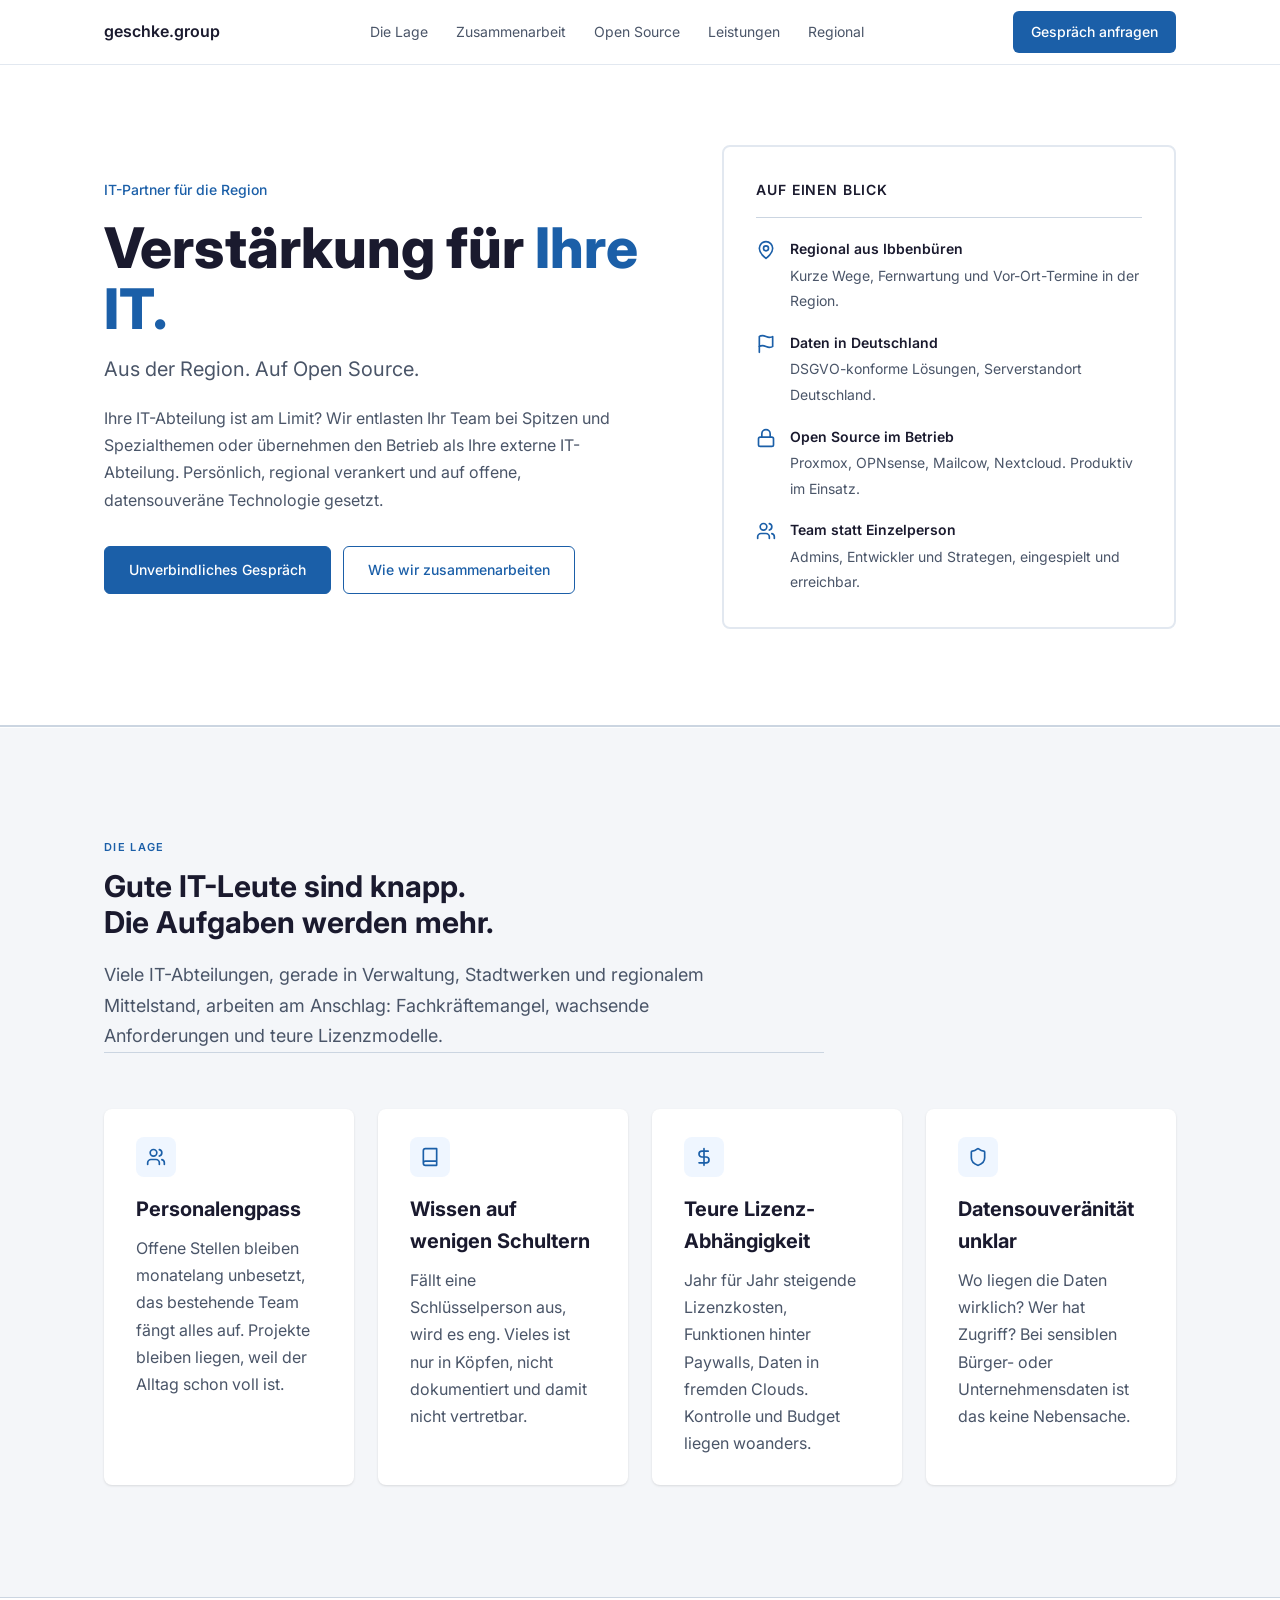
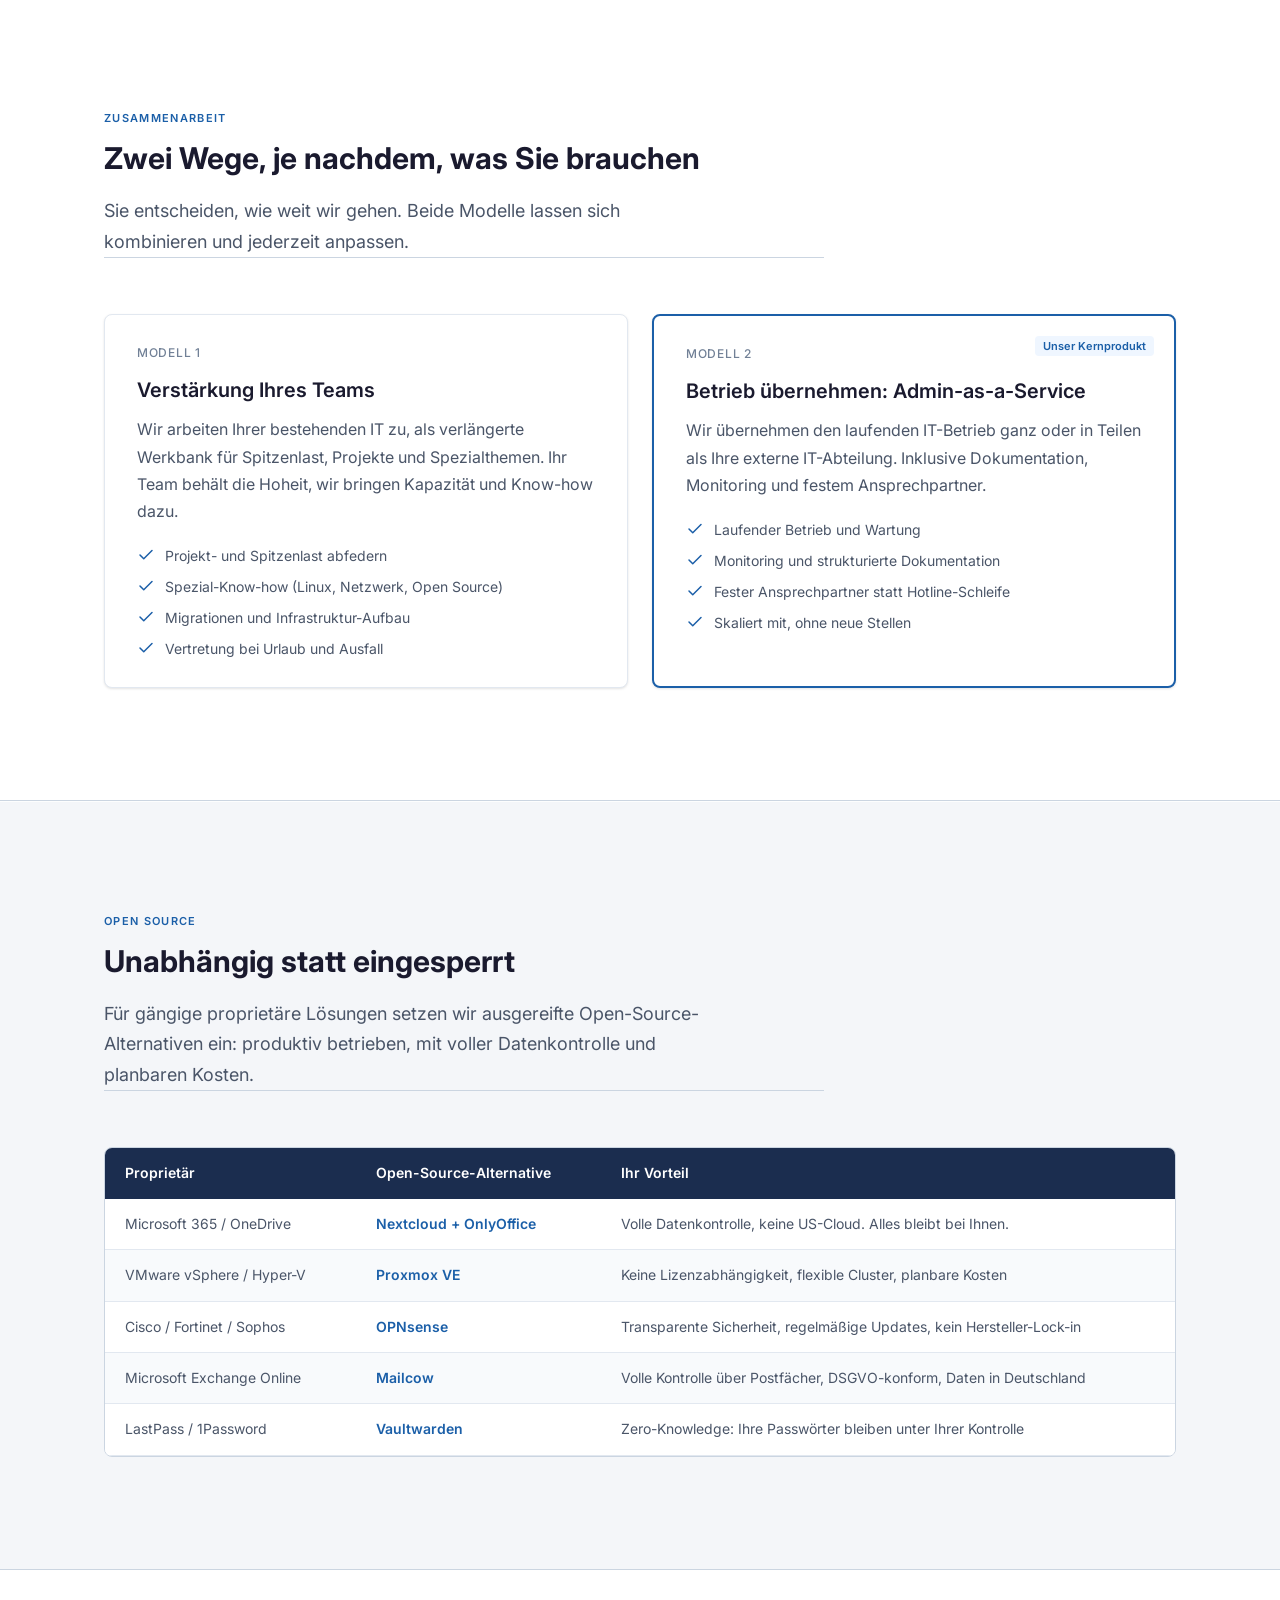
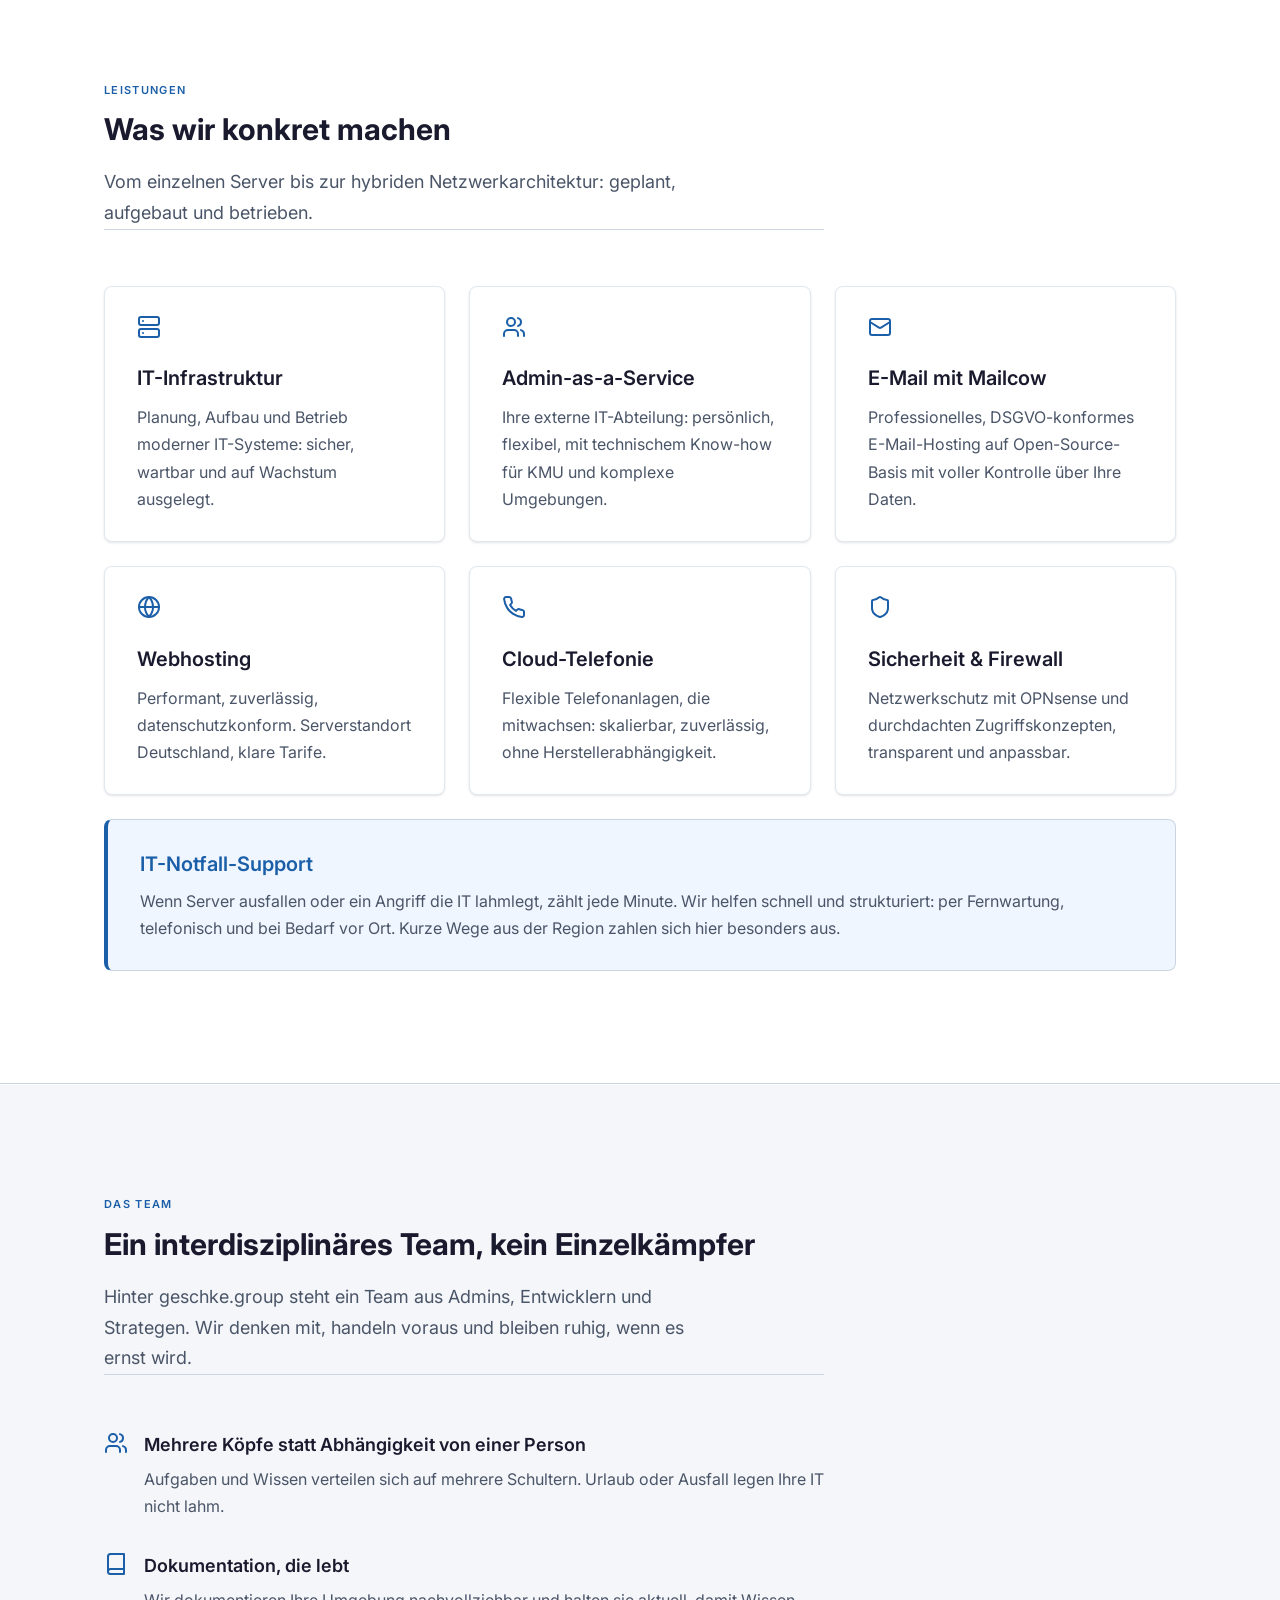
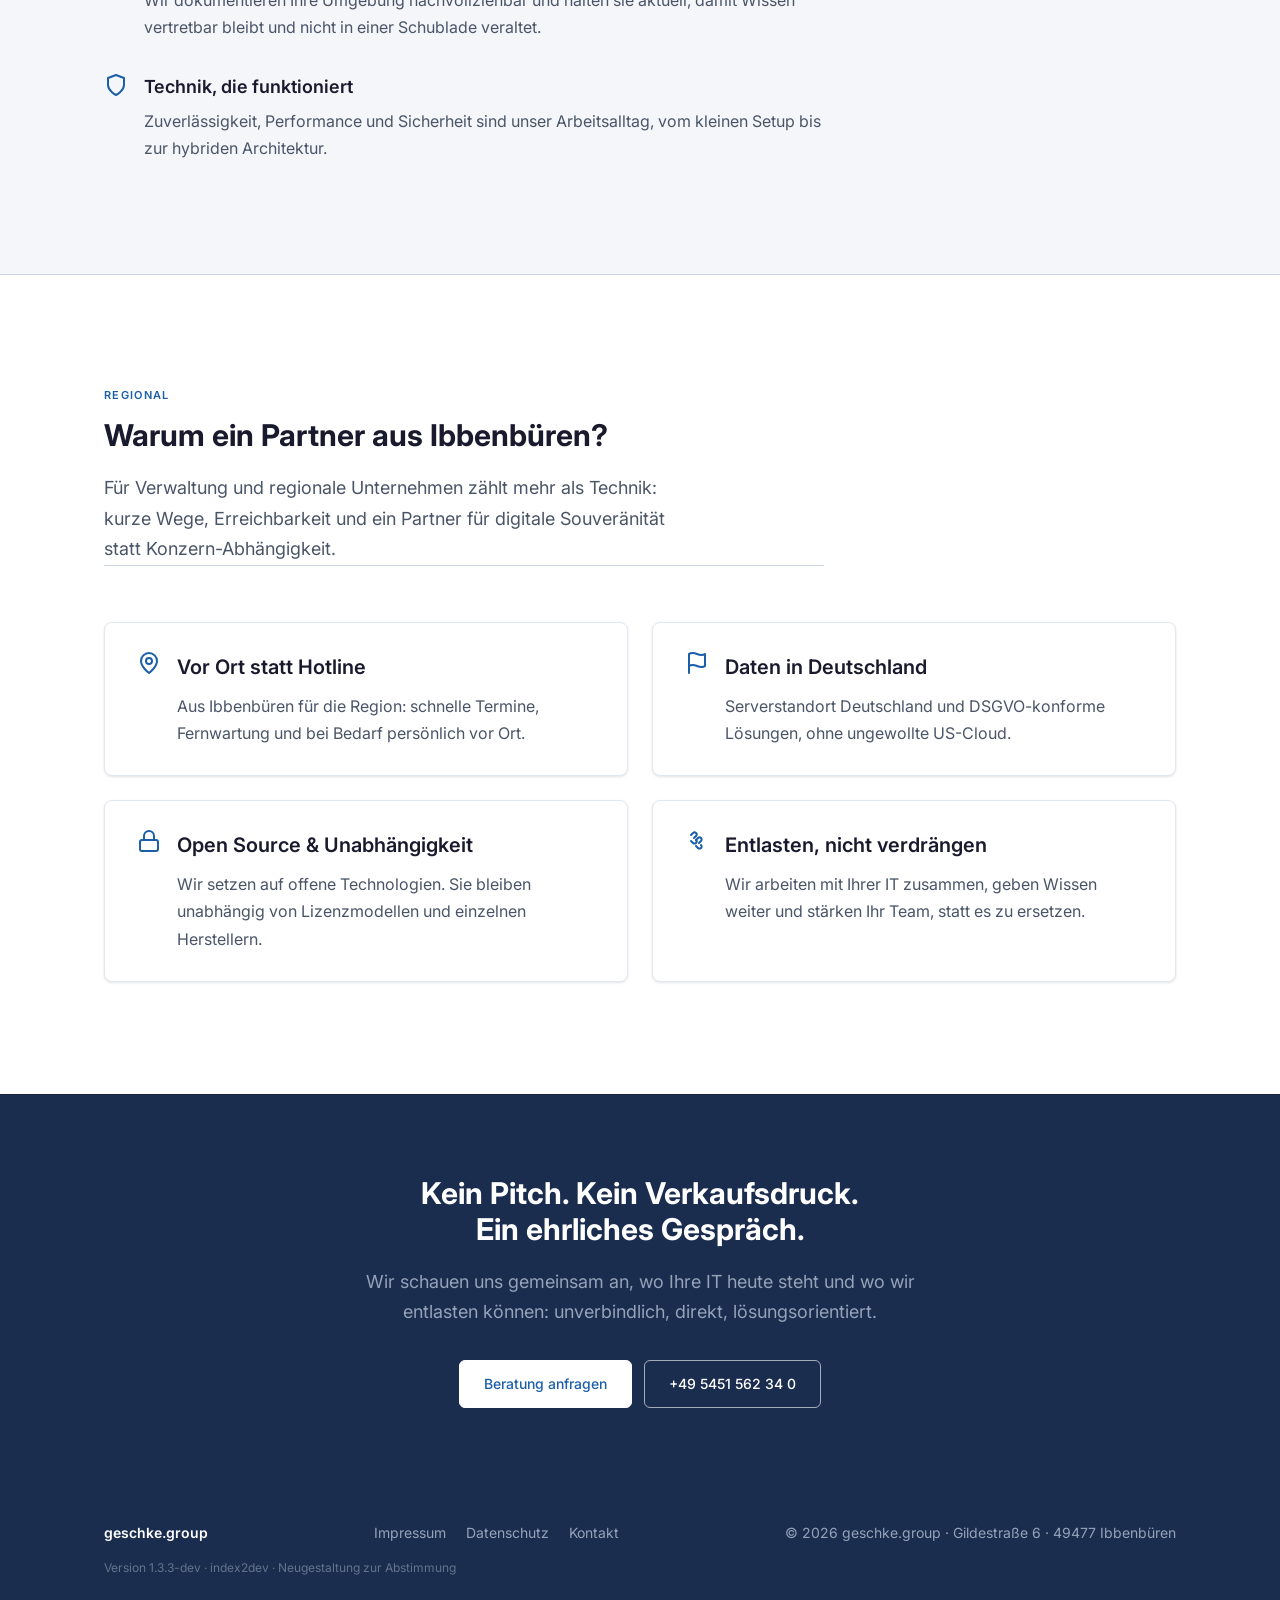
<file: index2dev.html>
<!DOCTYPE html>
<html lang="de">
<head>
<meta charset="UTF-8">
<meta name="viewport" content="width=device-width, initial-scale=1.0">
<title>geschke.group – IT-Verstärkung &amp; Open Source aus Ibbenbüren</title>
<meta name="description" content="geschke.group aus Ibbenbüren: Verstärkung für Ihre IT oder Betrieb als externe IT-Abteilung. Open Source, Daten in Deutschland, DSGVO-konform.">
<link rel="preconnect" href="https://fonts.googleapis.com">
<link rel="preconnect" href="https://fonts.gstatic.com" crossorigin>
<link href="https://fonts.googleapis.com/css2?family=Inter:wght@400;500;600;700;800&display=swap" rel="stylesheet">
<style>
*, *::before, *::after { box-sizing: border-box; margin: 0; padding: 0; }

:root {
  --color-bg: #FFFFFF;
  --color-bg-subtle: #F4F6F9;
  --color-bg-dark: #1B2D4F;

  --color-accent: #1B5FA8;
  --color-accent-hover: #154D8A;

  --color-text-primary: #1A1A2E;
  --color-text-secondary: #4A5568;
  --color-text-muted: #718096;

  --color-border: #E2E8F0;
  --color-border-strong: #CBD5E1;
  --color-bg-subtle-alt: #E8EDF3;
  --color-card-bg: #FFFFFF;
  --color-card-shadow: 0 1px 3px rgba(0,0,0,0.08), 0 1px 2px rgba(0,0,0,0.04);
  --color-card-shadow-raised: 0 2px 8px rgba(27,45,79,0.08), 0 1px 2px rgba(0,0,0,0.04);

  --font-heading: 'Inter', system-ui, sans-serif;
  --font-body: 'Inter', system-ui, sans-serif;

  --text-xs: 0.75rem;
  --text-sm: 0.875rem;
  --text-base: 1rem;
  --text-lg: 1.125rem;
  --text-xl: 1.25rem;
  --text-2xl: 1.5rem;
  --text-3xl: 1.875rem;
  --text-4xl: 2.25rem;
  --text-5xl: 3rem;

  --max-width: 1120px;
  --section-padding: 112px 0;
  --card-padding: 28px 32px;
  --card-radius: 8px;
}

html { scroll-behavior: smooth; }

body {
  font-family: var(--font-body);
  font-weight: 400;
  font-size: var(--text-base);
  line-height: 1.6;
  color: var(--color-text-primary);
  background: var(--color-bg);
  -webkit-font-smoothing: antialiased;
}

.wrap {
  width: 100%;
  max-width: var(--max-width);
  margin: 0 auto;
  padding: 0 24px;
}

/* Icons */
.icon {
  width: 24px;
  height: 24px;
  flex-shrink: 0;
  stroke: var(--color-accent);
  fill: none;
  stroke-width: 2;
  stroke-linecap: round;
  stroke-linejoin: round;
}

.icon--card { margin-bottom: 16px; }

/* Navigation */
.nav {
  position: sticky;
  top: 0;
  z-index: 100;
  background: var(--color-bg);
  border-bottom: 1px solid var(--color-border);
}

.nav__inner {
  max-width: var(--max-width);
  margin: 0 auto;
  padding: 0 24px;
  height: 64px;
  display: flex;
  align-items: center;
  justify-content: space-between;
  gap: 24px;
}

.nav__logo {
  font-family: var(--font-heading);
  font-weight: 600;
  font-size: var(--text-base);
  color: var(--color-text-primary);
  text-decoration: none;
  white-space: nowrap;
}

.nav__links {
  display: none;
  list-style: none;
  gap: 28px;
}

.nav__links a {
  font-size: var(--text-sm);
  font-weight: 400;
  color: var(--color-text-secondary);
  text-decoration: none;
  transition: color 0.15s ease;
}

.nav__links a:hover { color: var(--color-text-primary); }

.nav__cta {
  font-size: var(--text-sm);
  font-weight: 500;
  color: #FFFFFF;
  background: var(--color-accent);
  padding: 10px 18px;
  border-radius: 6px;
  text-decoration: none;
  white-space: nowrap;
  transition: background 0.15s ease;
}

.nav__cta:hover { background: var(--color-accent-hover); }

/* Buttons */
.btn {
  display: inline-flex;
  align-items: center;
  justify-content: center;
  font-family: var(--font-body);
  font-size: var(--text-sm);
  font-weight: 500;
  padding: 12px 24px;
  border-radius: 6px;
  text-decoration: none;
  border: 1px solid transparent;
  transition: background 0.15s ease, border-color 0.15s ease, color 0.15s ease;
}

.btn--primary {
  background: var(--color-accent);
  color: #FFFFFF;
  border-color: var(--color-accent);
}

.btn--primary:hover { background: var(--color-accent-hover); border-color: var(--color-accent-hover); }

.btn--secondary {
  background: var(--color-bg);
  color: var(--color-accent);
  border-color: var(--color-accent);
}

.btn--secondary:hover {
  background: var(--color-bg-subtle);
  border-color: var(--color-accent-hover);
  color: var(--color-accent-hover);
}

.btn--primary-light {
  background: #FFFFFF;
  color: var(--color-accent);
  border-color: #FFFFFF;
}

.btn--primary-light:hover { background: #F4F6F9; }

.btn--secondary-light {
  background: transparent;
  color: #FFFFFF;
  border-color: rgba(255,255,255,0.6);
}

.btn--secondary-light:hover { border-color: #FFFFFF; }

/* Section pattern */
.section {
  padding: var(--section-padding);
  border-top: 1px solid var(--color-border-strong);
}

.section--white { background: var(--color-bg); }
.section--subtle {
  background: var(--color-bg-subtle);
  border-top-color: var(--color-border-strong);
  box-shadow: inset 0 1px 0 rgba(255,255,255,0.85);
}
.section--dark {
  background: var(--color-bg-dark);
  border-top: 1px solid #152238;
}

.section__head {
  padding-bottom: 0;
  margin-bottom: 56px;
  border-bottom: 1px solid var(--color-border-strong);
  max-width: 720px;
}

.section--subtle .section__head {
  border-bottom-color: var(--color-border-strong);
}

.section__label {
  font-size: 11px;
  font-weight: 600;
  letter-spacing: 0.12em;
  text-transform: uppercase;
  color: var(--color-accent);
  margin-bottom: 12px;
}

.section__title {
  font-family: var(--font-heading);
  font-weight: 700;
  font-size: var(--text-3xl);
  line-height: 1.2;
  color: var(--color-text-primary);
  margin-bottom: 20px;
}

.section__intro {
  font-size: var(--text-lg);
  font-weight: 400;
  color: var(--color-text-secondary);
  line-height: 1.7;
  max-width: 600px;
}

.section__body { margin-top: 0; }

/* Hero */
.hero {
  padding: 80px 0 96px;
  background: var(--color-bg);
  border-bottom: 1px solid var(--color-border-strong);
}

.hero__grid {
  display: grid;
  grid-template-columns: 1fr;
  gap: 48px;
  align-items: center;
}

.hero__label {
  font-size: var(--text-sm);
  font-weight: 500;
  color: var(--color-accent);
  margin-bottom: 16px;
}

.hero__title {
  font-family: var(--font-heading);
  font-weight: 800;
  font-size: 56px;
  line-height: 1.1;
  color: var(--color-text-primary);
  margin-bottom: 12px;
}

.hero__title-accent {
  color: var(--color-accent);
}

.hero__subtitle {
  font-size: var(--text-xl);
  font-weight: 400;
  color: var(--color-text-secondary);
  margin-bottom: 20px;
}

.hero__text {
  font-size: var(--text-base);
  color: var(--color-text-secondary);
  line-height: 1.7;
  max-width: 520px;
  margin-bottom: 32px;
}

.hero__actions {
  display: flex;
  flex-direction: column;
  gap: 12px;
}

.hero__panel {
  background: var(--color-bg);
  border: 2px solid var(--color-border);
  border-radius: var(--card-radius);
  padding: 32px;
}

.hero__panel-title {
  font-size: var(--text-sm);
  font-weight: 600;
  letter-spacing: 0.06em;
  text-transform: uppercase;
  color: var(--color-text-primary);
  padding-bottom: 16px;
  margin-bottom: 20px;
  border-bottom: 1px solid var(--color-border-strong);
}

.hero__facts {
  list-style: none;
  display: flex;
  flex-direction: column;
  gap: 18px;
}

.hero__facts li {
  display: flex;
  gap: 14px;
  align-items: flex-start;
}

.hero__facts .icon {
  width: 20px;
  height: 20px;
  margin-top: 2px;
}

.hero__fact-title {
  display: block;
  font-size: var(--text-sm);
  font-weight: 600;
  color: var(--color-text-primary);
  margin-bottom: 2px;
}

.hero__fact-text {
  font-size: var(--text-sm);
  color: var(--color-text-secondary);
  line-height: 1.5;
}

/* Cards */
.card {
  background: var(--color-card-bg);
  border: 1px solid var(--color-border);
  border-radius: var(--card-radius);
  box-shadow: var(--color-card-shadow);
  padding: var(--card-padding);
  transition: box-shadow 0.15s ease, border-color 0.15s ease;
}

.card:hover {
  box-shadow: var(--color-card-shadow-raised);
  border-color: var(--color-accent);
}

.section--subtle .card:not(.card--problem) {
  border-color: var(--color-border-strong);
  box-shadow: var(--color-card-shadow-raised);
}

/* Problemfeld-Cards */
.card--problem {
  border: none;
  box-shadow: var(--color-card-shadow);
}

.card--problem:hover {
  box-shadow: 0 4px 12px rgba(0,0,0,0.1), 0 2px 4px rgba(0,0,0,0.05);
  border-color: transparent;
}

.card--problem .card__title {
  font-weight: 700;
}

.icon-wrap {
  width: 40px;
  height: 40px;
  display: flex;
  align-items: center;
  justify-content: center;
  background: #EFF6FF;
  border-radius: 8px;
  margin-bottom: 16px;
  flex-shrink: 0;
}

.icon-wrap .icon {
  width: 20px;
  height: 20px;
  margin: 0;
}

.card__title {
  font-weight: 600;
  font-size: var(--text-xl);
  color: var(--color-text-primary);
  margin-bottom: 10px;
}

.card__text {
  font-size: var(--text-base);
  color: var(--color-text-secondary);
  line-height: 1.7;
}

/* Problem grid */
.grid-4 {
  display: grid;
  grid-template-columns: 1fr;
  gap: 24px;
}

/* Modes */
.grid-2 {
  display: grid;
  grid-template-columns: 1fr;
  gap: 24px;
}

.mode-card {
  position: relative;
}

.mode-card__tag {
  font-size: var(--text-xs);
  font-weight: 500;
  letter-spacing: 0.06em;
  text-transform: uppercase;
  color: var(--color-text-muted);
  margin-bottom: 12px;
}

.mode-card--featured {
  border: 2px solid var(--color-accent);
}

@media (min-width: 900px) {
  .mode-card--featured .mode-card__tag {
    padding-right: 140px;
  }
}

.mode-card--featured:hover {
  border-color: var(--color-accent);
}

.mode-card__badge {
  position: absolute;
  top: 20px;
  right: 20px;
  background: #EFF6FF;
  color: var(--color-accent);
  font-size: 11px;
  font-weight: 600;
  padding: 3px 8px;
  border-radius: 4px;
  line-height: 1.3;
}

.mode-list {
  list-style: none;
  margin-top: 20px;
  display: flex;
  flex-direction: column;
  gap: 10px;
}

.mode-list li {
  display: flex;
  align-items: flex-start;
  gap: 10px;
  font-size: var(--text-sm);
  color: var(--color-text-secondary);
  line-height: 1.5;
}

.mode-list .icon { width: 18px; height: 18px; margin-top: 1px; }

/* OS Table */
.os-table-wrap {
  overflow-x: auto;
  -webkit-overflow-scrolling: touch;
  border: 1px solid var(--color-border-strong);
  border-radius: var(--card-radius);
  background: var(--color-bg);
}

.os-table {
  width: 100%;
  border-collapse: collapse;
  min-width: 640px;
}

.os-table thead th {
  background: var(--color-bg-dark);
  color: #FFFFFF;
  font-size: var(--text-sm);
  font-weight: 600;
  text-align: left;
  padding: 14px 20px;
}

.os-table tbody td {
  padding: 14px 20px;
  font-size: var(--text-sm);
  color: var(--color-text-secondary);
  border-bottom: 1px solid var(--color-border);
}

.os-table tbody tr:nth-child(odd) td { background: var(--color-bg); }
.os-table tbody tr:nth-child(even) td { background: #F8FAFC; }

.os-table td.col-oss {
  font-weight: 600;
  color: var(--color-accent);
}

/* Services */
.grid-3 {
  display: grid;
  grid-template-columns: 1fr;
  gap: 24px;
}

.notfall {
  margin-top: 24px;
  background: #EFF6FF;
  border: 1px solid var(--color-border-strong);
  border-left: 4px solid var(--color-accent);
  border-radius: var(--card-radius);
  padding: var(--card-padding);
}

.notfall .card__title {
  margin-bottom: 8px;
  color: var(--color-accent);
}

/* Team list */
.team-list {
  list-style: none;
  display: flex;
  flex-direction: column;
  gap: 32px;
  max-width: 720px;
}

.team-list li {
  display: flex;
  gap: 16px;
  align-items: flex-start;
}

.team-list__title {
  font-weight: 600;
  font-size: var(--text-lg);
  color: var(--color-text-primary);
  margin-bottom: 6px;
}

.team-list__text {
  font-size: var(--text-base);
  color: var(--color-text-secondary);
  line-height: 1.7;
}

/* Regional */
.why-card {
  display: flex;
  gap: 16px;
  align-items: flex-start;
}

/* CTA */
.cta {
  padding: 80px 0;
  text-align: center;
}

.cta .section__title { color: #FFFFFF; max-width: 640px; margin-left: auto; margin-right: auto; }

.cta .section__intro {
  color: #94A3B8;
  max-width: 560px;
  margin-left: auto;
  margin-right: auto;
}

.cta__actions {
  margin-top: 32px;
  display: flex;
  flex-direction: column;
  align-items: center;
  gap: 12px;
}

/* Footer */
.footer {
  background: var(--color-bg-dark);
  border-top: none;
  padding: 32px 0;
}

.footer__inner {
  display: flex;
  flex-direction: column;
  gap: 16px;
  align-items: flex-start;
}

.footer__logo {
  font-weight: 600;
  font-size: var(--text-sm);
  color: #FFFFFF;
  text-decoration: none;
  transition: color 0.15s ease;
}

.footer__logo:hover { color: #E2E8F0; }

.footer__links {
  display: flex;
  flex-wrap: wrap;
  gap: 20px;
  list-style: none;
}

.footer__links a {
  font-size: var(--text-sm);
  color: #94A3B8;
  text-decoration: none;
  transition: color 0.15s ease;
}

.footer__links a:hover { color: #FFFFFF; }

.footer__copy {
  font-size: var(--text-sm);
  color: #94A3B8;
}

.footer__meta {
  font-size: var(--text-xs);
  color: #64748B;
  margin-top: 12px;
}

/* Tablet */
@media (min-width: 640px) {
  .hero__actions { flex-direction: row; }
  .grid-2 { grid-template-columns: 1fr 1fr; }
  .grid-3 { grid-template-columns: repeat(2, 1fr); }
  .grid-4 { grid-template-columns: repeat(2, 1fr); }
  .cta__actions { flex-direction: row; justify-content: center; }
  .footer__inner {
    flex-direction: row;
    align-items: center;
    justify-content: space-between;
  }
}

/* Desktop */
@media (min-width: 900px) {
  .nav__links { display: flex; }
  .hero__grid { grid-template-columns: 55fr 45fr; gap: 64px; }
  .grid-3 { grid-template-columns: repeat(3, 1fr); }
  .grid-4 { grid-template-columns: repeat(4, 1fr); }
  .footer__inner {
    display: grid;
    grid-template-columns: auto 1fr auto;
    align-items: center;
    gap: 24px;
    width: 100%;
  }
  .footer__links { justify-content: center; }
  .footer__copy { text-align: right; white-space: nowrap; }
}

@media (max-width: 899px) {
  :root { --section-padding: 72px 0; }
  .hero { padding: 48px 0 64px; }
  .hero__title { font-size: 2.25rem; }
  .hero__panel { margin-top: 8px; }
  .mode-card__badge {
    position: static;
    display: inline-block;
    margin-bottom: 12px;
  }
}
</style>
</head>
<body>

<!-- Navigation -->
<header class="nav">
  <div class="nav__inner">
    <a href="#" class="nav__logo">geschke.group</a>
    <ul class="nav__links">
      <li><a href="#situation">Die Lage</a></li>
      <li><a href="#modelle">Zusammenarbeit</a></li>
      <li><a href="#opensource">Open Source</a></li>
      <li><a href="#leistungen">Leistungen</a></li>
      <li><a href="#regional">Regional</a></li>
    </ul>
    <a href="https://geschke.group/kontakt.html" class="nav__cta">Gespräch anfragen</a>
  </div>
</header>

<!-- Hero -->
<section class="hero">
  <div class="wrap">
    <div class="hero__grid">
      <div>
        <p class="hero__label">IT-Partner für die Region</p>
        <h1 class="hero__title">Verstärkung für <span class="hero__title-accent">Ihre IT.</span></h1>
        <p class="hero__subtitle">Aus der Region. Auf Open Source.</p>
        <p class="hero__text">Ihre IT-Abteilung ist am Limit? Wir entlasten Ihr Team bei Spitzen und Spezialthemen oder übernehmen den Betrieb als Ihre externe IT-Abteilung. Persönlich, regional verankert und auf offene, datensouveräne Technologie gesetzt.</p>
        <div class="hero__actions">
          <a href="https://geschke.group/kontakt.html" class="btn btn--primary">Unverbindliches Gespräch</a>
          <a href="#modelle" class="btn btn--secondary">Wie wir zusammenarbeiten</a>
        </div>
      </div>
      <aside class="hero__panel">
        <p class="hero__panel-title">Auf einen Blick</p>
        <ul class="hero__facts">
          <li>
            <svg class="icon" viewBox="0 0 24 24" aria-hidden="true"><path d="M20 10c0 6-8 12-8 12s-8-6-8-12a8 8 0 0 1 16 0Z"/><circle cx="12" cy="10" r="3"/></svg>
            <div>
              <span class="hero__fact-title">Regional aus Ibbenbüren</span>
              <span class="hero__fact-text">Kurze Wege, Fernwartung und Vor-Ort-Termine in der Region.</span>
            </div>
          </li>
          <li>
            <svg class="icon" viewBox="0 0 24 24" aria-hidden="true"><path d="M4 15s1-1 4-1 5 2 8 2 4-1 4-1V3s-1 1-4 1-5-2-8-2-4 1-4 1z"/><line x1="4" x2="4" y1="22" y2="15"/></svg>
            <div>
              <span class="hero__fact-title">Daten in Deutschland</span>
              <span class="hero__fact-text">DSGVO-konforme Lösungen, Serverstandort Deutschland.</span>
            </div>
          </li>
          <li>
            <svg class="icon" viewBox="0 0 24 24" aria-hidden="true"><rect width="18" height="11" x="3" y="11" rx="2" ry="2"/><path d="M7 11V7a5 5 0 0 1 10 0v4"/></svg>
            <div>
              <span class="hero__fact-title">Open Source im Betrieb</span>
              <span class="hero__fact-text">Proxmox, OPNsense, Mailcow, Nextcloud. Produktiv im Einsatz.</span>
            </div>
          </li>
          <li>
            <svg class="icon" viewBox="0 0 24 24" aria-hidden="true"><path d="M16 21v-2a4 4 0 0 0-4-4H6a4 4 0 0 0-4 4v2"/><circle cx="9" cy="7" r="4"/><path d="M22 21v-2a4 4 0 0 0-3-3.87"/><path d="M16 3.13a4 4 0 0 1 0 7.75"/></svg>
            <div>
              <span class="hero__fact-title">Team statt Einzelperson</span>
              <span class="hero__fact-text">Admins, Entwickler und Strategen, eingespielt und erreichbar.</span>
            </div>
          </li>
        </ul>
      </aside>
    </div>
  </div>
</section>

<!-- Die Lage -->
<section id="situation" class="section section--subtle">
  <div class="wrap">
    <header class="section__head">
      <p class="section__label">Die Lage</p>
      <h2 class="section__title">Gute IT-Leute sind knapp.<br>Die Aufgaben werden mehr.</h2>
      <p class="section__intro">Viele IT-Abteilungen, gerade in Verwaltung, Stadtwerken und regionalem Mittelstand, arbeiten am Anschlag: Fachkräftemangel, wachsende Anforderungen und teure Lizenzmodelle.</p>
    </header>
    <div class="section__body grid-4">
      <article class="card card--problem">
        <div class="icon-wrap"><svg class="icon" viewBox="0 0 24 24" aria-hidden="true"><path d="M16 21v-2a4 4 0 0 0-4-4H6a4 4 0 0 0-4 4v2"/><circle cx="9" cy="7" r="4"/><path d="M22 21v-2a4 4 0 0 0-3-3.87"/><path d="M16 3.13a4 4 0 0 1 0 7.75"/></svg></div>
        <h3 class="card__title">Personalengpass</h3>
        <p class="card__text">Offene Stellen bleiben monatelang unbesetzt, das bestehende Team fängt alles auf. Projekte bleiben liegen, weil der Alltag schon voll ist.</p>
      </article>
      <article class="card card--problem">
        <div class="icon-wrap"><svg class="icon" viewBox="0 0 24 24" aria-hidden="true"><path d="M4 19.5v-15A2.5 2.5 0 0 1 6.5 2H20v20H6.5a2.5 2.5 0 0 1 0-5H20"/></svg></div>
        <h3 class="card__title">Wissen auf wenigen Schultern</h3>
        <p class="card__text">Fällt eine Schlüsselperson aus, wird es eng. Vieles ist nur in Köpfen, nicht dokumentiert und damit nicht vertretbar.</p>
      </article>
      <article class="card card--problem">
        <div class="icon-wrap"><svg class="icon" viewBox="0 0 24 24" aria-hidden="true"><line x1="12" x2="12" y1="2" y2="22"/><path d="M17 5H9.5a3.5 3.5 0 0 0 0 7h5a3.5 3.5 0 0 1 0 7H6"/></svg></div>
        <h3 class="card__title">Teure Lizenz-Abhängigkeit</h3>
        <p class="card__text">Jahr für Jahr steigende Lizenzkosten, Funktionen hinter Paywalls, Daten in fremden Clouds. Kontrolle und Budget liegen woanders.</p>
      </article>
      <article class="card card--problem">
        <div class="icon-wrap"><svg class="icon" viewBox="0 0 24 24" aria-hidden="true"><path d="M20 13c0 5-3.5 7.5-7.66 8.95a1 1 0 0 1-.67-.01C7.5 20.5 4 18 4 13V6a1 1 0 0 1 1-1c2 0 4.5-1.2 6.24-2.72a1.17 1.17 0 0 1 1.52 0C14.51 3.81 17 5 19 5a1 1 0 0 1 1 1z"/></svg></div>
        <h3 class="card__title">Datensouveränität unklar</h3>
        <p class="card__text">Wo liegen die Daten wirklich? Wer hat Zugriff? Bei sensiblen Bürger- oder Unternehmensdaten ist das keine Nebensache.</p>
      </article>
    </div>
  </div>
</section>

<!-- Zusammenarbeit -->
<section id="modelle" class="section section--white">
  <div class="wrap">
    <header class="section__head">
      <p class="section__label">Zusammenarbeit</p>
      <h2 class="section__title">Zwei Wege, je nachdem, was Sie brauchen</h2>
      <p class="section__intro">Sie entscheiden, wie weit wir gehen. Beide Modelle lassen sich kombinieren und jederzeit anpassen.</p>
    </header>
    <div class="section__body grid-2">
      <article class="card mode-card">
        <p class="mode-card__tag">Modell 1</p>
        <h3 class="card__title">Verstärkung Ihres Teams</h3>
        <p class="card__text">Wir arbeiten Ihrer bestehenden IT zu, als verlängerte Werkbank für Spitzenlast, Projekte und Spezialthemen. Ihr Team behält die Hoheit, wir bringen Kapazität und Know-how dazu.</p>
        <ul class="mode-list">
          <li><svg class="icon" viewBox="0 0 24 24" aria-hidden="true"><path d="M20 6 9 17l-5-5"/></svg>Projekt- und Spitzenlast abfedern</li>
          <li><svg class="icon" viewBox="0 0 24 24" aria-hidden="true"><path d="M20 6 9 17l-5-5"/></svg>Spezial-Know-how (Linux, Netzwerk, Open Source)</li>
          <li><svg class="icon" viewBox="0 0 24 24" aria-hidden="true"><path d="M20 6 9 17l-5-5"/></svg>Migrationen und Infrastruktur-Aufbau</li>
          <li><svg class="icon" viewBox="0 0 24 24" aria-hidden="true"><path d="M20 6 9 17l-5-5"/></svg>Vertretung bei Urlaub und Ausfall</li>
        </ul>
      </article>
      <article class="card mode-card mode-card--featured">
        <span class="mode-card__badge">Unser Kernprodukt</span>
        <p class="mode-card__tag">Modell 2</p>
        <h3 class="card__title">Betrieb übernehmen: Admin-as-a-Service</h3>
        <p class="card__text">Wir übernehmen den laufenden IT-Betrieb ganz oder in Teilen als Ihre externe IT-Abteilung. Inklusive Dokumentation, Monitoring und festem Ansprechpartner.</p>
        <ul class="mode-list">
          <li><svg class="icon" viewBox="0 0 24 24" aria-hidden="true"><path d="M20 6 9 17l-5-5"/></svg>Laufender Betrieb und Wartung</li>
          <li><svg class="icon" viewBox="0 0 24 24" aria-hidden="true"><path d="M20 6 9 17l-5-5"/></svg>Monitoring und strukturierte Dokumentation</li>
          <li><svg class="icon" viewBox="0 0 24 24" aria-hidden="true"><path d="M20 6 9 17l-5-5"/></svg>Fester Ansprechpartner statt Hotline-Schleife</li>
          <li><svg class="icon" viewBox="0 0 24 24" aria-hidden="true"><path d="M20 6 9 17l-5-5"/></svg>Skaliert mit, ohne neue Stellen</li>
        </ul>
      </article>
    </div>
  </div>
</section>

<!-- Open Source -->
<section id="opensource" class="section section--subtle">
  <div class="wrap">
    <header class="section__head">
      <p class="section__label">Open Source</p>
      <h2 class="section__title">Unabhängig statt eingesperrt</h2>
      <p class="section__intro">Für gängige proprietäre Lösungen setzen wir ausgereifte Open-Source-Alternativen ein: produktiv betrieben, mit voller Datenkontrolle und planbaren Kosten.</p>
    </header>
    <div class="section__body os-table-wrap">
      <table class="os-table">
        <thead>
          <tr>
            <th>Proprietär</th>
            <th>Open-Source-Alternative</th>
            <th>Ihr Vorteil</th>
          </tr>
        </thead>
        <tbody>
          <tr>
            <td>Microsoft 365 / OneDrive</td>
            <td class="col-oss">Nextcloud + OnlyOffice</td>
            <td>Volle Datenkontrolle, keine US-Cloud. Alles bleibt bei Ihnen.</td>
          </tr>
          <tr>
            <td>VMware vSphere / Hyper-V</td>
            <td class="col-oss">Proxmox VE</td>
            <td>Keine Lizenzabhängigkeit, flexible Cluster, planbare Kosten</td>
          </tr>
          <tr>
            <td>Cisco / Fortinet / Sophos</td>
            <td class="col-oss">OPNsense</td>
            <td>Transparente Sicherheit, regelmäßige Updates, kein Hersteller-Lock-in</td>
          </tr>
          <tr>
            <td>Microsoft Exchange Online</td>
            <td class="col-oss">Mailcow</td>
            <td>Volle Kontrolle über Postfächer, DSGVO-konform, Daten in Deutschland</td>
          </tr>
          <tr>
            <td>LastPass / 1Password</td>
            <td class="col-oss">Vaultwarden</td>
            <td>Zero-Knowledge: Ihre Passwörter bleiben unter Ihrer Kontrolle</td>
          </tr>
        </tbody>
      </table>
    </div>
  </div>
</section>

<!-- Leistungen -->
<section id="leistungen" class="section section--white">
  <div class="wrap">
    <header class="section__head">
      <p class="section__label">Leistungen</p>
      <h2 class="section__title">Was wir konkret machen</h2>
      <p class="section__intro">Vom einzelnen Server bis zur hybriden Netzwerkarchitektur: geplant, aufgebaut und betrieben.</p>
    </header>
    <div class="section__body">
      <div class="grid-3">
        <article class="card">
          <svg class="icon icon--card" viewBox="0 0 24 24" aria-hidden="true"><rect width="20" height="8" x="2" y="2" rx="2" ry="2"/><rect width="20" height="8" x="2" y="14" rx="2" ry="2"/><line x1="6" x2="6.01" y1="6" y2="6"/><line x1="6" x2="6.01" y1="18" y2="18"/></svg>
          <h3 class="card__title">IT-Infrastruktur</h3>
          <p class="card__text">Planung, Aufbau und Betrieb moderner IT-Systeme: sicher, wartbar und auf Wachstum ausgelegt.</p>
        </article>
        <article class="card">
          <svg class="icon icon--card" viewBox="0 0 24 24" aria-hidden="true"><path d="M16 21v-2a4 4 0 0 0-4-4H6a4 4 0 0 0-4 4v2"/><circle cx="9" cy="7" r="4"/><path d="M22 21v-2a4 4 0 0 0-3-3.87"/><path d="M16 3.13a4 4 0 0 1 0 7.75"/></svg>
          <h3 class="card__title">Admin-as-a-Service</h3>
          <p class="card__text">Ihre externe IT-Abteilung: persönlich, flexibel, mit technischem Know-how für KMU und komplexe Umgebungen.</p>
        </article>
        <article class="card">
          <svg class="icon icon--card" viewBox="0 0 24 24" aria-hidden="true"><rect width="20" height="16" x="2" y="4" rx="2"/><path d="m22 7-8.97 5.7a1.94 1.94 0 0 1-2.06 0L2 7"/></svg>
          <h3 class="card__title">E-Mail mit Mailcow</h3>
          <p class="card__text">Professionelles, DSGVO-konformes E-Mail-Hosting auf Open-Source-Basis mit voller Kontrolle über Ihre Daten.</p>
        </article>
        <article class="card">
          <svg class="icon icon--card" viewBox="0 0 24 24" aria-hidden="true"><circle cx="12" cy="12" r="10"/><path d="M12 2a14.5 14.5 0 0 0 0 20 14.5 14.5 0 0 0 0-20"/><path d="M2 12h20"/></svg>
          <h3 class="card__title">Webhosting</h3>
          <p class="card__text">Performant, zuverlässig, datenschutzkonform. Serverstandort Deutschland, klare Tarife.</p>
        </article>
        <article class="card">
          <svg class="icon icon--card" viewBox="0 0 24 24" aria-hidden="true"><path d="M22 16.92v3a2 2 0 0 1-2.18 2 19.79 19.79 0 0 1-8.63-3.07 19.5 19.5 0 0 1-6-6 19.79 19.79 0 0 1-3.07-8.67A2 2 0 0 1 4.11 2h3a2 2 0 0 1 2 1.72 12.84 12.84 0 0 0 .7 2.81 2 2 0 0 1-.45 2.11L8.09 9.91a16 16 0 0 0 6 6l1.27-1.27a2 2 0 0 1 2.11-.45 12.84 12.84 0 0 0 2.81.7A2 2 0 0 1 22 16.92z"/></svg>
          <h3 class="card__title">Cloud-Telefonie</h3>
          <p class="card__text">Flexible Telefonanlagen, die mitwachsen: skalierbar, zuverlässig, ohne Herstellerabhängigkeit.</p>
        </article>
        <article class="card">
          <svg class="icon icon--card" viewBox="0 0 24 24" aria-hidden="true"><path d="M20 13c0 5-3.5 7.5-7.66 8.95a1 1 0 0 1-.67-.01C7.5 20.5 4 18 4 13V6a1 1 0 0 1 1-1c2 0 4.5-1.2 6.24-2.72a1.17 1.17 0 0 1 1.52 0C14.51 3.81 17 5 19 5a1 1 0 0 1 1 1z"/></svg>
          <h3 class="card__title">Sicherheit &amp; Firewall</h3>
          <p class="card__text">Netzwerkschutz mit OPNsense und durchdachten Zugriffskonzepten, transparent und anpassbar.</p>
        </article>
      </div>
      <article class="notfall">
        <h3 class="card__title">IT-Notfall-Support</h3>
        <p class="card__text">Wenn Server ausfallen oder ein Angriff die IT lahmlegt, zählt jede Minute. Wir helfen schnell und strukturiert: per Fernwartung, telefonisch und bei Bedarf vor Ort. Kurze Wege aus der Region zahlen sich hier besonders aus.</p>
      </article>
    </div>
  </div>
</section>

<!-- Team -->
<section id="team" class="section section--subtle">
  <div class="wrap">
    <header class="section__head">
      <p class="section__label">Das Team</p>
      <h2 class="section__title">Ein interdisziplinäres Team, kein Einzelkämpfer</h2>
      <p class="section__intro">Hinter geschke.group steht ein Team aus Admins, Entwicklern und Strategen. Wir denken mit, handeln voraus und bleiben ruhig, wenn es ernst wird.</p>
    </header>
    <ul class="section__body team-list">
      <li>
        <svg class="icon" viewBox="0 0 24 24" aria-hidden="true"><path d="M16 21v-2a4 4 0 0 0-4-4H6a4 4 0 0 0-4 4v2"/><circle cx="9" cy="7" r="4"/><path d="M22 21v-2a4 4 0 0 0-3-3.87"/><path d="M16 3.13a4 4 0 0 1 0 7.75"/></svg>
        <div>
          <h3 class="team-list__title">Mehrere Köpfe statt Abhängigkeit von einer Person</h3>
          <p class="team-list__text">Aufgaben und Wissen verteilen sich auf mehrere Schultern. Urlaub oder Ausfall legen Ihre IT nicht lahm.</p>
        </div>
      </li>
      <li>
        <svg class="icon" viewBox="0 0 24 24" aria-hidden="true"><path d="M4 19.5v-15A2.5 2.5 0 0 1 6.5 2H20v20H6.5a2.5 2.5 0 0 1 0-5H20"/></svg>
        <div>
          <h3 class="team-list__title">Dokumentation, die lebt</h3>
          <p class="team-list__text">Wir dokumentieren Ihre Umgebung nachvollziehbar und halten sie aktuell, damit Wissen vertretbar bleibt und nicht in einer Schublade veraltet.</p>
        </div>
      </li>
      <li>
        <svg class="icon" viewBox="0 0 24 24" aria-hidden="true"><path d="M12 22s8-4 8-10V5l-8-3-8 3v7c0 6 8 10 8 10"/></svg>
        <div>
          <h3 class="team-list__title">Technik, die funktioniert</h3>
          <p class="team-list__text">Zuverlässigkeit, Performance und Sicherheit sind unser Arbeitsalltag, vom kleinen Setup bis zur hybriden Architektur.</p>
        </div>
      </li>
    </ul>
  </div>
</section>

<!-- Regional -->
<section id="regional" class="section section--white">
  <div class="wrap">
    <header class="section__head">
      <p class="section__label">Regional</p>
      <h2 class="section__title">Warum ein Partner aus Ibbenbüren?</h2>
      <p class="section__intro">Für Verwaltung und regionale Unternehmen zählt mehr als Technik: kurze Wege, Erreichbarkeit und ein Partner für digitale Souveränität statt Konzern-Abhängigkeit.</p>
    </header>
    <div class="section__body grid-2">
      <article class="card why-card">
        <svg class="icon" viewBox="0 0 24 24" aria-hidden="true"><path d="M20 10c0 6-8 12-8 12s-8-6-8-12a8 8 0 0 1 16 0Z"/><circle cx="12" cy="10" r="3"/></svg>
        <div>
          <h3 class="card__title">Vor Ort statt Hotline</h3>
          <p class="card__text">Aus Ibbenbüren für die Region: schnelle Termine, Fernwartung und bei Bedarf persönlich vor Ort.</p>
        </div>
      </article>
      <article class="card why-card">
        <svg class="icon" viewBox="0 0 24 24" aria-hidden="true"><path d="M4 15s1-1 4-1 5 2 8 2 4-1 4-1V3s-1 1-4 1-5-2-8-2-4 1-4 1z"/><line x1="4" x2="4" y1="22" y2="15"/></svg>
        <div>
          <h3 class="card__title">Daten in Deutschland</h3>
          <p class="card__text">Serverstandort Deutschland und DSGVO-konforme Lösungen, ohne ungewollte US-Cloud.</p>
        </div>
      </article>
      <article class="card why-card">
        <svg class="icon" viewBox="0 0 24 24" aria-hidden="true"><rect width="18" height="11" x="3" y="11" rx="2" ry="2"/><path d="M7 11V7a5 5 0 0 1 10 0v4"/></svg>
        <div>
          <h3 class="card__title">Open Source &amp; Unabhängigkeit</h3>
          <p class="card__text">Wir setzen auf offene Technologien. Sie bleiben unabhängig von Lizenzmodellen und einzelnen Herstellern.</p>
        </div>
      </article>
      <article class="card why-card">
        <svg class="icon" viewBox="0 0 24 24" aria-hidden="true"><path d="m11 17 2 2a1 1 0 1 0 3-3"/><path d="m14 14 2-2a1 1 0 1 0-3-3l-2 2"/><path d="m9 9 2-2a1 1 0 1 0-3-3l-2 2"/><path d="m6 12 2 2a1 1 0 1 0 3-3"/></svg>
        <div>
          <h3 class="card__title">Entlasten, nicht verdrängen</h3>
          <p class="card__text">Wir arbeiten mit Ihrer IT zusammen, geben Wissen weiter und stärken Ihr Team, statt es zu ersetzen.</p>
        </div>
      </article>
    </div>
  </div>
</section>

<!-- CTA -->
<section class="section section--dark cta">
  <div class="wrap">
    <h2 class="section__title">Kein Pitch. Kein Verkaufsdruck.<br>Ein ehrliches Gespräch.</h2>
    <p class="section__intro">Wir schauen uns gemeinsam an, wo Ihre IT heute steht und wo wir entlasten können: unverbindlich, direkt, lösungsorientiert.</p>
    <div class="cta__actions">
      <a href="https://geschke.group/kontakt.html" class="btn btn--primary-light">Beratung anfragen</a>
      <a href="tel:+4954515623400" class="btn btn--secondary-light">+49 5451 562 34 0</a>
    </div>
  </div>
</section>

<!-- Footer -->
<footer class="footer">
  <div class="wrap">
    <div class="footer__inner">
      <a href="#" class="footer__logo">geschke.group</a>
      <ul class="footer__links">
        <li><a href="https://geschke.group">Impressum</a></li>
        <li><a href="https://geschke.group">Datenschutz</a></li>
        <li><a href="https://geschke.group/kontakt.html">Kontakt</a></li>
      </ul>
      <p class="footer__copy">© 2026 geschke.group · Gildestraße 6 · 49477 Ibbenbüren</p>
    </div>
    <p class="footer__meta">Version 1.3.3-dev · index2dev · Neugestaltung zur Abstimmung</p>
  </div>
</footer>

</body>
</html>
</file>
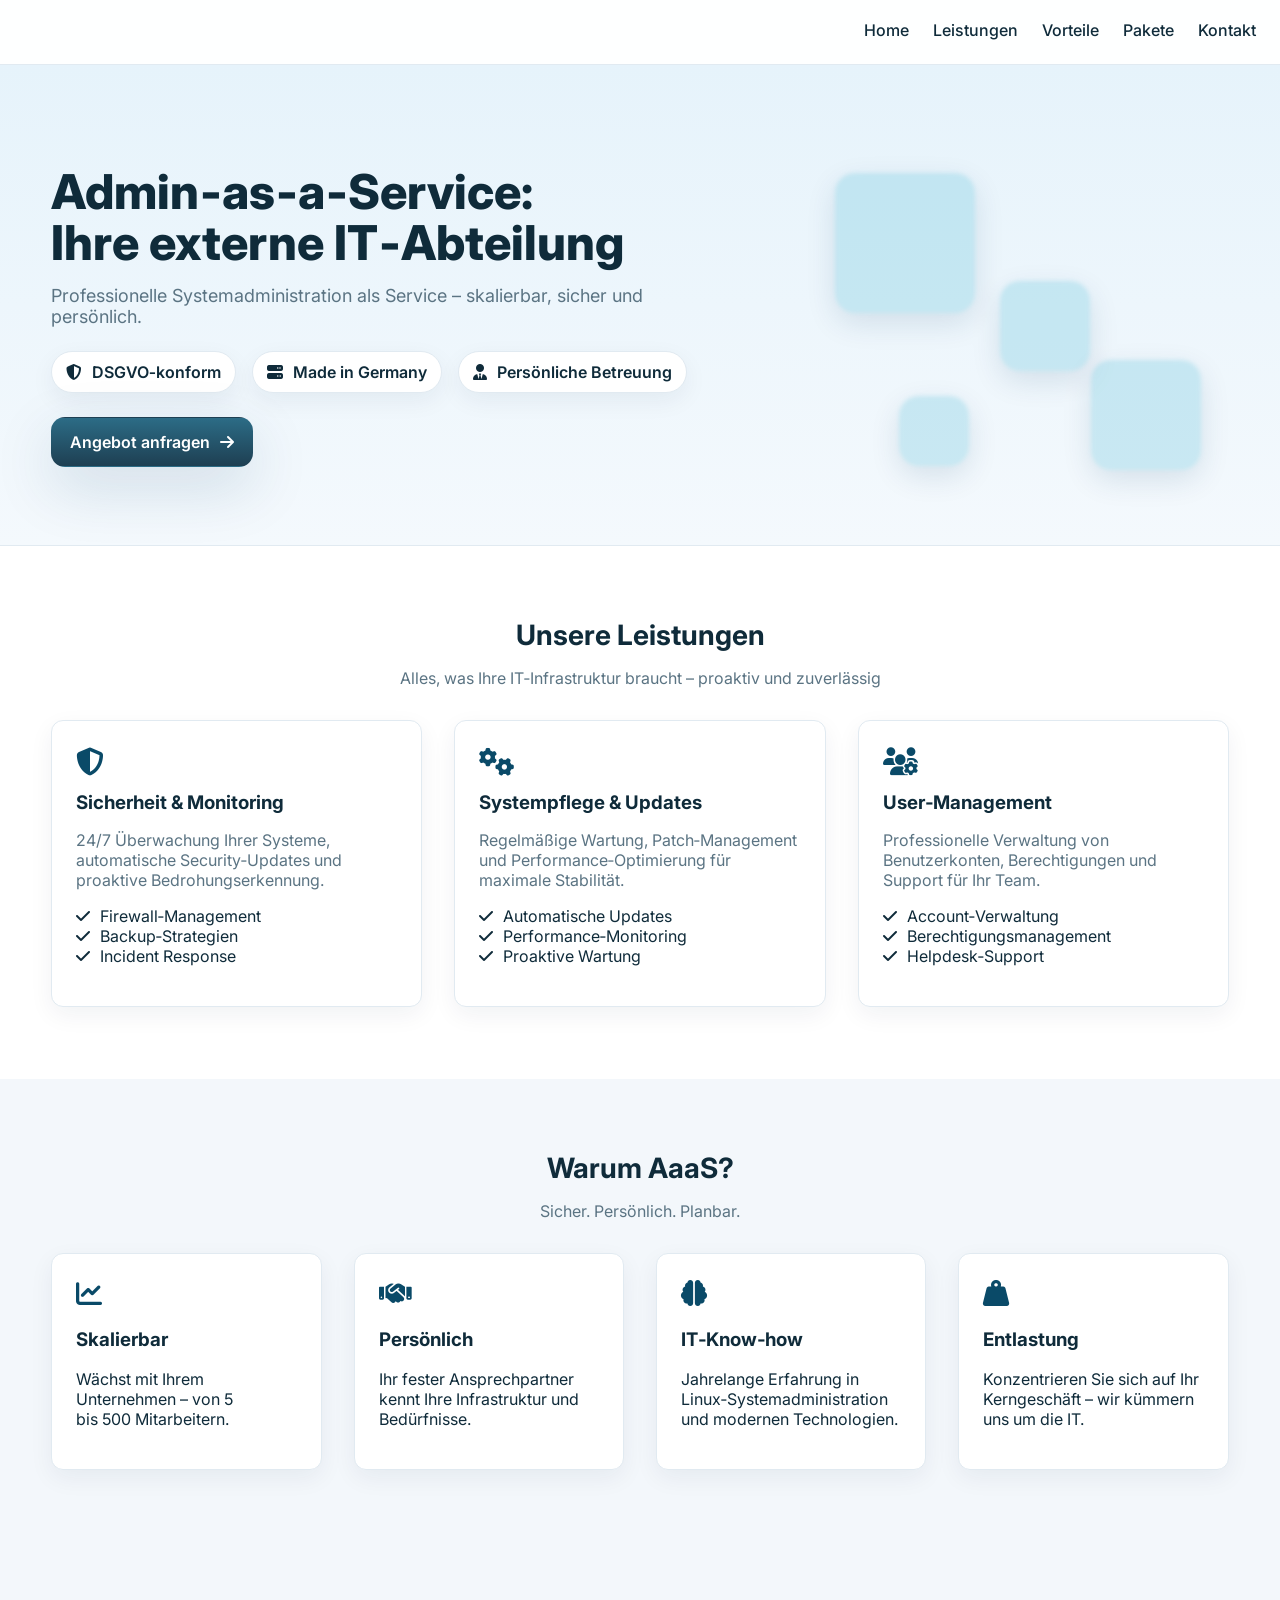
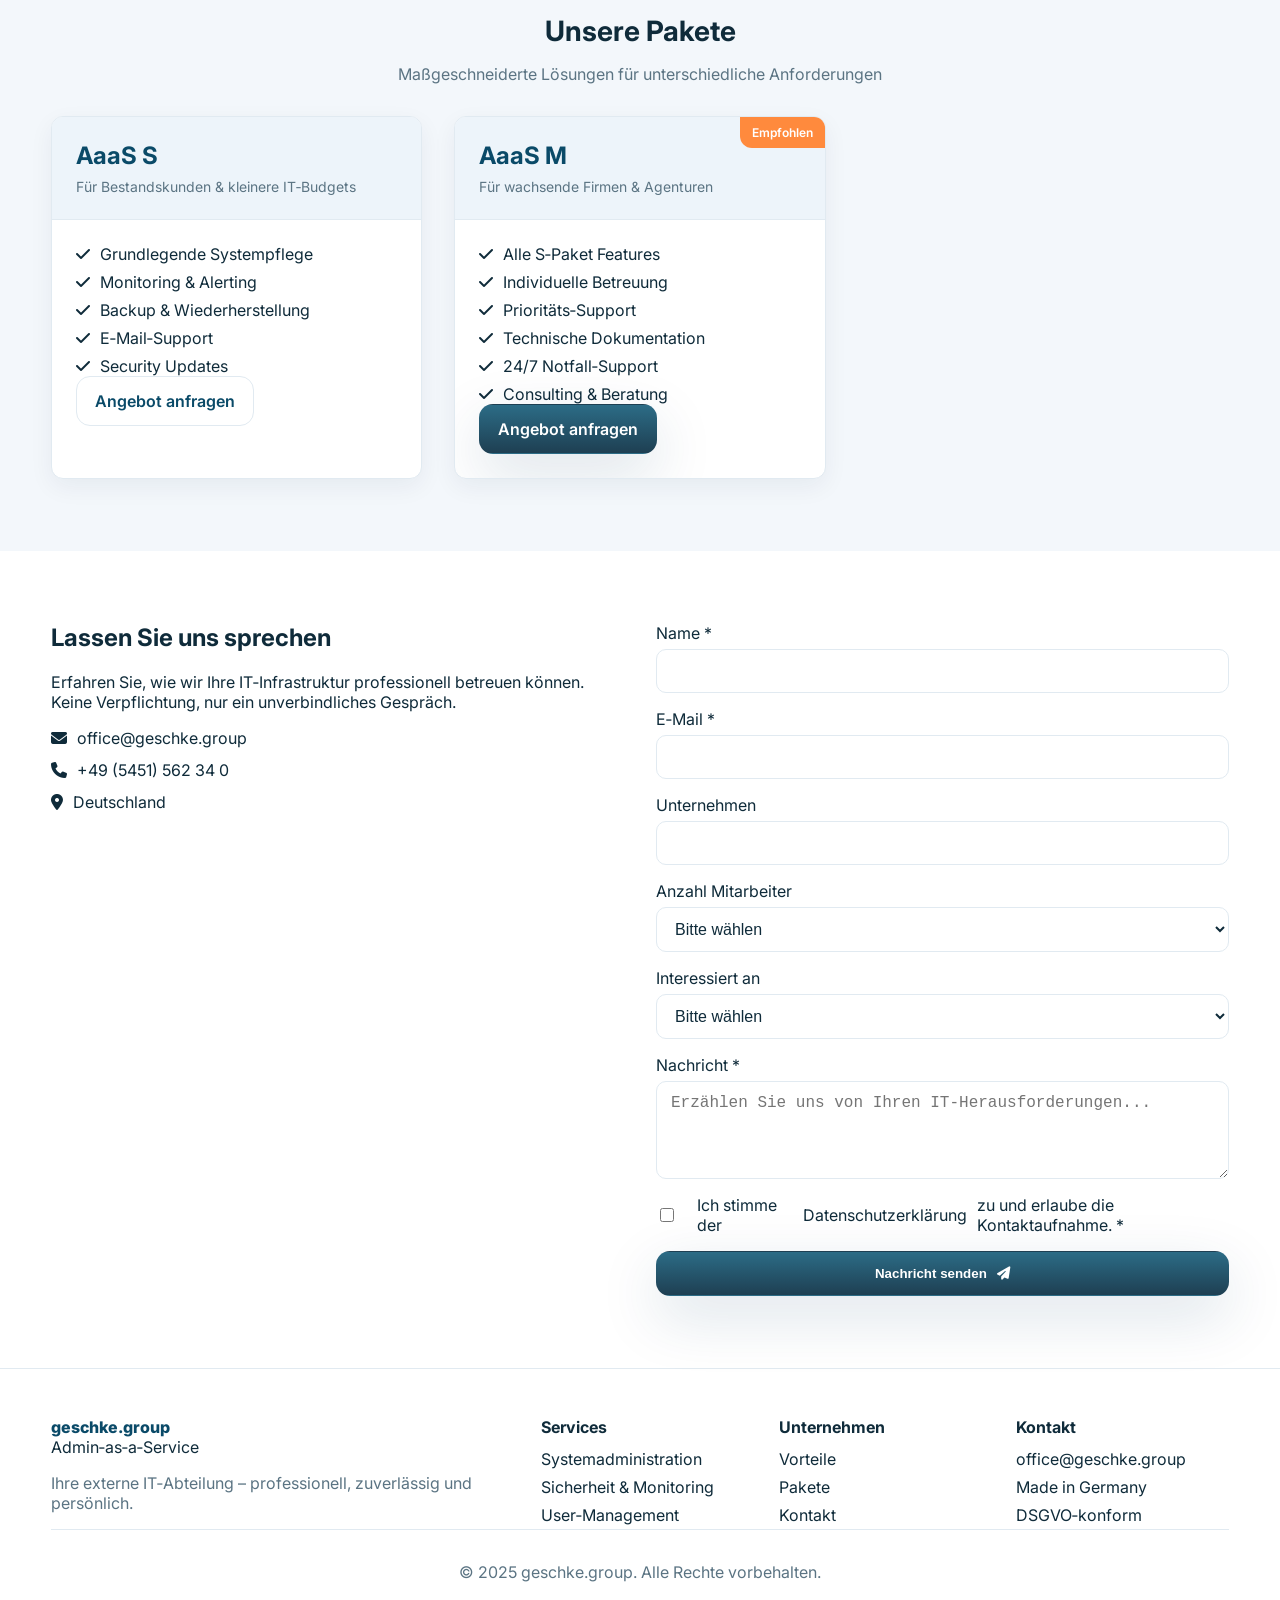
<file: dev0/index1.html>
<!DOCTYPE html>
<html lang="de">
<head>
    <meta charset="UTF-8" />
    <meta name="viewport" content="width=device-width, initial-scale=1.0" />
    <title>Admin‑as‑a‑Service | geschke.group – Ihre externe IT‑Abteilung</title>

    <!-- Import a modern, neutral sans‑serif font and Font Awesome icons -->
    <link rel="preconnect" href="https://fonts.googleapis.com" />
    <link rel="preconnect" href="https://fonts.gstatic.com" crossorigin />
    <link href="https://fonts.googleapis.com/css2?family=Inter:wght@300;400;500;600;700;800&display=swap" rel="stylesheet" />
    <link rel="stylesheet" href="https://cdnjs.cloudflare.com/ajax/libs/font-awesome/6.4.0/css/all.min.css" />

    <!-- Our custom styles live in styles.css -->
    <link rel="stylesheet" href="styles.css" />
</head>
<body>
    <!-- Navigation -->
    <nav class="navbar" id="navbar">
        <div class="nav-container">
            <a href="#hero" class="nav-logo">
                <img class="logo-img" src="logo.png" alt="geschke.group Logo" />
            </a>
            <div class="nav-menu" id="nav-menu">
                <a href="#hero" class="nav-link">Home</a>
                <a href="#services" class="nav-link">Leistungen</a>
                <a href="#benefits" class="nav-link">Vorteile</a>
                <a href="#packages" class="nav-link">Pakete</a>
                <a href="#contact" class="nav-link">Kontakt</a>
            </div>
            <!-- Hamburger icon for mobile navigation -->
            <div class="nav-toggle" id="nav-toggle">
                <span class="bar"></span>
                <span class="bar"></span>
                <span class="bar"></span>
            </div>
        </div>
    </nav>

    <!-- Hero Section -->
    <section id="hero" class="hero">
        <div class="container hero-container">
            <div class="hero-content">
                <h1 class="hero-title">
                    <span class="brand">Admin‑as‑a‑Service:</span>
                    <span class="main-title">Ihre externe IT‑Abteilung</span>
                </h1>
                <p class="hero-subtitle">
                    Professionelle Systemadministration als Service – skalierbar,
                    sicher und persönlich.
                </p>
                <div class="hero-features">
                    <div class="feature-badge">
                        <i class="fas fa-shield-alt"></i>
                        <span>DSGVO‑konform</span>
                    </div>
                    <div class="feature-badge">
                        <i class="fas fa-server"></i>
                        <span>Made in Germany</span>
                    </div>
                    <div class="feature-badge">
                        <i class="fas fa-user-tie"></i>
                        <span>Persönliche Betreuung</span>
                    </div>
                </div>
                <a href="#contact" class="btn btn-primary hero-cta">
                    <span class="btn-text">Angebot anfragen</span>
                    <i class="fas fa-arrow-right"></i>
                </a>
            </div>
            <div class="hero-visual">
                <!-- Simple abstract shapes inspired by the original dark theme, recoloured for a light theme -->
                <div class="floating-shapes">
                    <div class="shape shape-1"></div>
                    <div class="shape shape-2"></div>
                    <div class="shape shape-3"></div>
                    <div class="shape shape-4"></div>
                </div>
            </div>
        </div>
    </section>

    <!-- Services Section -->
    <section id="services" class="services">
        <div class="container">
            <div class="section-header">
                <h2>Unsere Leistungen</h2>
                <p>Alles, was Ihre IT‑Infrastruktur braucht – proaktiv und zuverlässig</p>
            </div>
            <div class="services-grid">
                <!-- Service: Sicherheit & Monitoring -->
                <div class="service-card">
                    <div class="service-icon">
                        <i class="fas fa-shield-alt"></i>
                    </div>
                    <h3>Sicherheit &amp; Monitoring</h3>
                    <p>24/7 Überwachung Ihrer Systeme, automatische
                       Security‑Updates und proaktive Bedrohungserkennung.</p>
                    <ul class="service-features">
                        <li><i class="fas fa-check"></i> Firewall‑Management</li>
                        <li><i class="fas fa-check"></i> Backup‑Strategien</li>
                        <li><i class="fas fa-check"></i> Incident Response</li>
                    </ul>
                </div>
                <!-- Service: Systempflege & Updates -->
                <div class="service-card">
                    <div class="service-icon">
                        <i class="fas fa-cogs"></i>
                    </div>
                    <h3>Systempflege &amp; Updates</h3>
                    <p>Regelmäßige Wartung, Patch‑Management und
                       Performance‑Optimierung für maximale Stabilität.</p>
                    <ul class="service-features">
                        <li><i class="fas fa-check"></i> Automatische Updates</li>
                        <li><i class="fas fa-check"></i> Performance‑Monitoring</li>
                        <li><i class="fas fa-check"></i> Proaktive Wartung</li>
                    </ul>
                </div>
                <!-- Service: User‑Management -->
                <div class="service-card">
                    <div class="service-icon">
                        <i class="fas fa-users-cog"></i>
                    </div>
                    <h3>User‑Management</h3>
                    <p>Professionelle Verwaltung von Benutzerkonten,
                       Berechtigungen und Support für Ihr Team.</p>
                    <ul class="service-features">
                        <li><i class="fas fa-check"></i> Account‑Verwaltung</li>
                        <li><i class="fas fa-check"></i> Berechtigungsmanagement</li>
                        <li><i class="fas fa-check"></i> Helpdesk‑Support</li>
                    </ul>
                </div>
            </div>
        </div>
    </section>

    <!-- Benefits Section -->
    <section id="benefits" class="benefits">
        <div class="container">
            <div class="section-header">
                <h2>Warum AaaS?</h2>
                <p>Sicher. Persönlich. Planbar.</p>
            </div>
            <div class="benefits-grid">
                <div class="benefit-item">
                    <div class="benefit-icon"><i class="fas fa-chart-line"></i></div>
                    <h3>Skalierbar</h3>
                    <p>Wächst mit Ihrem Unternehmen – von 5 bis 500 Mitarbeitern.</p>
                </div>
                <div class="benefit-item">
                    <div class="benefit-icon"><i class="fas fa-handshake"></i></div>
                    <h3>Persönlich</h3>
                    <p>Ihr fester Ansprechpartner kennt Ihre Infrastruktur und Bedürfnisse.</p>
                </div>
                <div class="benefit-item">
                    <div class="benefit-icon"><i class="fas fa-brain"></i></div>
                    <h3>IT‑Know‑how</h3>
                    <p>Jahrelange Erfahrung in Linux‑Systemadministration und modernen Technologien.</p>
                </div>
                <div class="benefit-item">
                    <div class="benefit-icon"><i class="fas fa-weight-hanging"></i></div>
                    <h3>Entlastung</h3>
                    <p>Konzentrieren Sie sich auf Ihr Kerngeschäft – wir kümmern uns um die IT.</p>
                </div>
            </div>
        </div>
    </section>

    <!-- Packages Section -->
    <section id="packages" class="packages">
        <div class="container">
            <div class="section-header">
                <h2>Unsere Pakete</h2>
                <p>Maßgeschneiderte Lösungen für unterschiedliche Anforderungen</p>
            </div>
            <div class="packages-grid">
                <!-- Package S -->
                <div class="package-card">
                    <div class="package-header">
                        <div class="package-name">AaaS S</div>
                        <div class="package-subtitle">Für Bestandskunden &amp; kleinere IT‑Budgets</div>
                    </div>
                    <div class="package-content">
                        <div class="package-features">
                            <div class="feature-item"><i class="fas fa-check"></i><span>Grundlegende Systempflege</span></div>
                            <div class="feature-item"><i class="fas fa-check"></i><span>Monitoring &amp; Alerting</span></div>
                            <div class="feature-item"><i class="fas fa-check"></i><span>Backup &amp; Wiederherstellung</span></div>
                            <div class="feature-item"><i class="fas fa-check"></i><span>E‑Mail‑Support</span></div>
                            <div class="feature-item"><i class="fas fa-check"></i><span>Security Updates</span></div>
                        </div>
                        <div class="package-cta">
                            <a href="#contact" class="btn btn-secondary">Angebot anfragen</a>
                        </div>
                    </div>
                </div>
                <!-- Package M (featured) -->
                <div class="package-card featured">
                    <div class="package-badge">Empfohlen</div>
                    <div class="package-header">
                        <div class="package-name">AaaS M</div>
                        <div class="package-subtitle">Für wachsende Firmen &amp; Agenturen</div>
                    </div>
                    <div class="package-content">
                        <div class="package-features">
                            <div class="feature-item"><i class="fas fa-check"></i><span>Alle S‑Paket Features</span></div>
                            <div class="feature-item"><i class="fas fa-check"></i><span>Individuelle Betreuung</span></div>
                            <div class="feature-item"><i class="fas fa-check"></i><span>Prioritäts‑Support</span></div>
                            <div class="feature-item"><i class="fas fa-check"></i><span>Technische Dokumentation</span></div>
                            <div class="feature-item"><i class="fas fa-check"></i><span>24/7 Notfall‑Support</span></div>
                            <div class="feature-item"><i class="fas fa-check"></i><span>Consulting &amp; Beratung</span></div>
                        </div>
                        <div class="package-cta">
                            <a href="#contact" class="btn btn-primary">Angebot anfragen</a>
                        </div>
                    </div>
                </div>
            </div>
        </div>
    </section>

    <!-- Contact Section -->
    <section id="contact" class="contact">
        <div class="container">
            <div class="contact-content">
                <div class="contact-info">
                    <h2>Lassen Sie uns sprechen</h2>
                    <p>Erfahren Sie, wie wir Ihre IT‑Infrastruktur professionell betreuen können. Keine Verpflichtung, nur ein unverbindliches Gespräch.</p>
                    <div class="contact-details">
                        <div class="contact-item"><i class="fas fa-envelope"></i><span>office@geschke.group</span></div>
                        <div class="contact-item"><i class="fas fa-phone"></i><span>+49 (5451) 562 34 0</span></div>
                        <div class="contact-item"><i class="fas fa-map-marker-alt"></i><span>Deutschland</span></div>
                    </div>
                </div>
                <div class="contact-form">
                    <form id="contactForm">
                        <div class="form-group">
                            <label for="name">Name *</label>
                            <input type="text" id="name" name="name" required />
                        </div>
                        <div class="form-group">
                            <label for="email">E‑Mail *</label>
                            <input type="email" id="email" name="email" required />
                        </div>
                        <div class="form-group">
                            <label for="company">Unternehmen</label>
                            <input type="text" id="company" name="company" />
                        </div>
                        <div class="form-group">
                            <label for="employees">Anzahl Mitarbeiter</label>
                            <select id="employees" name="employees">
                                <option value="">Bitte wählen</option>
                                <option value="1-10">1–10</option>
                                <option value="11-25">11–25</option>
                                <option value="26-50">26–50</option>
                                <option value="51-100">51–100</option>
                                <option value="100+">100+</option>
                            </select>
                        </div>
                        <div class="form-group">
                            <label for="package">Interessiert an</label>
                            <select id="package-select" name="package">
                                <option value="">Bitte wählen</option>
                                <option value="aaas-s">AaaS S</option>
                                <option value="aaas-m">AaaS M</option>
                                <option value="individuell">Individuelles Angebot</option>
                            </select>
                        </div>
                        <div class="form-group">
                            <label for="message">Nachricht *</label>
                            <textarea id="message" name="message" rows="4" required placeholder="Erzählen Sie uns von Ihren IT‑Herausforderungen..."></textarea>
                        </div>
                        <div class="form-group checkbox-group">
                            <label class="checkbox-label">
                                <input type="checkbox" name="privacy" required />
                                <span class="checkmark"></span>
                                Ich stimme der <a href="#" target="_blank">Datenschutzerklärung</a> zu und erlaube die Kontaktaufnahme. *
                            </label>
                        </div>
                        <button type="submit" class="btn btn-primary btn-full">
                            <span class="btn-text">Nachricht senden</span>
                            <i class="fas fa-paper-plane"></i>
                        </button>
                    </form>
                </div>
            </div>
        </div>
    </section>

    <!-- Footer -->
    <footer class="footer">
        <div class="container">
            <div class="footer-content">
                <div class="footer-brand">
                    <div class="footer-logo">
                        <div class="logo-text">geschke.group</div>
                        <div class="logo-subtitle">Admin‑as‑a‑Service</div>
                    </div>
                    <p>Ihre externe IT‑Abteilung – professionell, zuverlässig und persönlich.</p>
                </div>
                <div class="footer-links">
                    <div class="footer-section">
                        <h4>Services</h4>
                        <ul>
                            <li><a href="#services">Systemadministration</a></li>
                            <li><a href="#services">Sicherheit & Monitoring</a></li>
                            <li><a href="#services">User‑Management</a></li>
                        </ul>
                    </div>
                    <div class="footer-section">
                        <h4>Unternehmen</h4>
                        <ul>
                            <li><a href="#benefits">Vorteile</a></li>
                            <li><a href="#packages">Pakete</a></li>
                            <li><a href="#contact">Kontakt</a></li>
                        </ul>
                    </div>
                    <div class="footer-section">
                        <h4>Kontakt</h4>
                        <ul>
                            <li>office@geschke.group</li>
                            <li>Made in Germany</li>
                            <li>DSGVO‑konform</li>
                        </ul>
                    </div>
                </div>
            </div>
            <div class="footer-bottom">
                <p>© 2025 geschke.group. Alle Rechte vorbehalten.</p>
            </div>
        </div>
    </footer>

    <!-- Our custom script -->
    <script src="script.js"></script>
</body>
</html>
</file>
<file: dev0/styles.css>
/* =========================
   geschke.group – AaaS (Light Theme)
   ========================= */

/* ===== Design Tokens ===== */
:root {
  /* Colors */
  --primary-blue: #39b3d1;
  --primary-blue-dark: #0a4a68;
  --accent: #ff8a3d;

  --bg: #f5f8fb;
  --bg-light: #f3f7fb;
  --bg-light-alt: #edf4fa;
  --card-bg: #ffffff;

  --text-primary: #0f2b3a;
  --text-secondary: #5b7483;
  --border-color: #e1eaf1;

  /* Shadows */
  --shadow-card: 0 8px 24px rgba(2, 32, 71, 0.06);
  --shadow-hover: 0 12px 28px rgba(2, 32, 71, 0.12);
  --shadow-soft: 0 20px 60px rgba(12, 61, 100, 0.15);

  /* Spacing */
  --spacing-2xs: 4px;
  --spacing-xs: 8px;
  --spacing-sm: 12px;
  --spacing-md: 16px;
  --spacing-lg: 24px;
  --spacing-xl: 32px;
  --spacing-2xl: 48px;
  --spacing-3xl: 72px;

  /* Typography */
  --font-size-xs: 12px;
  --font-size-sm: 14px;
  --font-size-base: 16px;
  --font-size-lg: 18px;
  --font-size-xl: 20px;
  --font-size-2xl: 24px;
  --font-size-3xl: 28px;
  --font-size-4xl: 36px;
  --font-size-5xl: 48px;

  /* Misc */
  --radius: 12px;
  --transition-fast: .2s ease;
  --transition: .3s ease;
}

/* ===== Reset / Base ===== */
*,
*::before,
*::after { box-sizing: border-box; }

html, body {
  padding: 0;
  margin: 0;
  font-family: 'Inter', system-ui, -apple-system, Segoe UI, Roboto, 'Helvetica Neue', Arial, 'Noto Sans', 'Liberation Sans', sans-serif;
  color: var(--text-primary);
  background: var(--bg);
  -webkit-font-smoothing: antialiased;
  -moz-osx-font-smoothing: grayscale;
}

img { max-width: 100%; height: auto; display: block; }

a { color: inherit; text-decoration: none; }

.container {
  width: min(1200px, 92%);
  margin: 0 auto;
}

/* ===== Utilities ===== */
.text-center { text-align: center; }
.text-balance, .hero-title { text-wrap: balance; }

/* ===== Buttons ===== */
.btn {
  display: inline-flex;
  align-items: center;
  justify-content: center;
  gap: 10px;
  padding: 14px 18px;
  border-radius: 14px;
  border: 1px solid transparent;
  font-weight: 600;
  cursor: pointer;
  transition: transform var(--transition-fast), box-shadow var(--transition-fast), background var(--transition-fast), color var(--transition-fast);
  user-select: none;
}

.btn-primary {
  background: linear-gradient(180deg, #2c6c86 0%, #1e3f52 100%);
  color: #fff;
  box-shadow: var(--shadow-soft);
}
.btn-primary:hover { transform: translateY(-2px); }

.btn-secondary {
  background: #fff;
  border: 1px solid var(--border-color);
  color: var(--primary-blue-dark);
}
.btn-secondary:hover { box-shadow: var(--shadow-card); transform: translateY(-2px); }

.btn-full { width: 100%; }

/* ===== Navbar ===== */
.navbar {
  background: #fff;
  border-bottom: 1px solid var(--border-color);
}
.nav-container {
  position: relative;
  height: 64px;
  display: flex;
  align-items: center;
  gap: var(--spacing-lg);
  justify-content: space-between;
  padding-left: 220px; /* Platz für großes Desktop-Logo */
  padding-right: var(--spacing-lg);
}

/* Großes Logo ohne Navbar zu stretchen */
.nav-logo { position: relative; display: block; }
.logo-img {
  position: absolute;
  top: 50%;
  left: 0;
  transform: translateY(-50%);
  height: 120px;     /* Desktop-Größe */
  width: auto;
  z-index: 1;
}

/* Navigation links */
.nav-menu {
  display: flex;
  align-items: center;
  gap: var(--spacing-lg);
}
.nav-link {
  position: relative;
  display: inline-block;
  padding: var(--spacing-xs) 0 calc(var(--spacing-xs) + 4px);
  font-weight: 500;
  color: var(--text-primary);
  text-decoration: none;        /* verhindert 2. Unterstrich */
}
.nav-link:hover,
.nav-link:focus { text-decoration: none; }

/* Einziger Hover-Balken */
.nav-link::after {
  content: '';
  position: absolute;
  left: 0;
  bottom: 0;
  width: 0;
  height: 2px;
  background: var(--primary-blue);
  transition: width .2s ease;
}
.nav-link:hover::after,
.nav-link:focus::after { width: 100%; }

/* Mobile trigger */
.nav-toggle { display: none; cursor: pointer; }
.nav-toggle .bar {
  display: block; width: 24px; height: 2px; background: var(--text-primary); margin: 5px 0; transition: var(--transition);
}

/* ===== Hero ===== */
.hero {
  position: relative;
  background: linear-gradient(180deg, #e6f3fb 0%, #f4f9fd 100%);
  padding: var(--spacing-3xl) 0 var(--spacing-2xl);
  overflow: hidden;
  border-bottom: 1px solid var(--border-color);
}
.hero-container {
  display: grid;
  grid-template-columns: 1.2fr .8fr;
  align-items: center;
  gap: var(--spacing-xl);
}
.hero-title {
  display: block;
  font-size: var(--font-size-5xl);
  line-height: 1.06;
  font-weight: 800;
  color: var(--text-primary);
  margin: 0 0 var(--spacing-md);
}
.hero-subtitle {
  font-size: var(--font-size-lg);
  color: var(--text-secondary);
  max-width: 60ch;
  margin: 0 0 var(--spacing-lg);
}

/* Badges */
.hero-features { display: flex; flex-wrap: wrap; gap: var(--spacing-md); margin-bottom: var(--spacing-lg); }
.feature-badge {
  display: inline-flex; align-items: center; gap: 10px;
  padding: 10px 14px; border-radius: 999px;
  background: #fff; border: 1px solid var(--border-color);
  color: var(--text-primary); font-weight: 600; box-shadow: var(--shadow-card);
}

/* Decorative shapes (right) */
.hero-visual { position: relative; height: 360px; }
.floating-shapes { position: absolute; inset: 0; filter: blur(2px); }
.shape {
  position: absolute; border-radius: 20px; background: rgba(57,179,209,.22);
  box-shadow: 0 10px 30px rgba(12, 61, 100, .12);
}
.shape-1 { width: 140px; height: 140px; top: 10%; left: 14%; }
.shape-2 { width: 90px; height: 90px; top: 40%; left: 50%; }
.shape-3 { width: 70px; height: 70px; top: 72%; left: 28%; }
.shape-4 { width: 110px; height: 110px; top: 62%; left: 70%; }

/* ===== Sections – shared ===== */
.section-header { text-align: center; margin-bottom: var(--spacing-xl); }
.section-header h2 {
  margin: 0 0 var(--spacing-xs);
  font-size: var(--font-size-3xl);
  color: var(--text-primary);
}
.section-header p { color: var(--text-secondary); }

/* ===== Services ===== */
.services { background: #fff; padding: var(--spacing-3xl) 0; }
.services-grid {
  display: grid; gap: var(--spacing-xl);
  grid-template-columns: repeat(3, 1fr);
}
.service-card {
  background: var(--card-bg);
  border: 1px solid var(--border-color);
  border-radius: var(--radius);
  box-shadow: var(--shadow-card);
  padding: var(--spacing-lg);
  transition: transform var(--transition-fast), box-shadow var(--transition-fast);
}
.service-card:hover { transform: translateY(-4px); box-shadow: var(--shadow-hover); }
.service-icon { font-size: 28px; color: var(--primary-blue-dark); margin-bottom: var(--spacing-sm); }
.service-card h3 { margin: 0 0 var(--spacing-xs); }
.service-card p { color: var(--text-secondary); }
.service-features { margin-top: var(--spacing-sm); padding-left: 0; list-style: none; }
.service-features li { display: flex; align-items: center; gap: 10px; color: var(--text-primary); }

/* ===== Benefits ===== */
.benefits { background: var(--bg-light); padding: var(--spacing-3xl) 0; }
.benefits-grid {
  display: grid; gap: var(--spacing-xl);
  grid-template-columns: repeat(4, 1fr);
}
.benefit-item {
  background: #fff; border: 1px solid var(--border-color); border-radius: var(--radius);
  padding: var(--spacing-lg); box-shadow: var(--shadow-card);
}
.benefit-icon { font-size: 26px; color: var(--primary-blue-dark); margin-bottom: var(--spacing-sm); }

/* ===== Packages ===== */
.packages { background: var(--bg-light); padding: var(--spacing-3xl) 0; }
.packages-grid {
  display: grid;
  grid-template-columns: 1fr;
  gap: var(--spacing-xl);
}
@media (min-width: 768px) {
  .packages-grid { grid-template-columns: repeat(2, 1fr); }
}
@media (min-width: 1024px) {
  .packages-grid { grid-template-columns: repeat(3, 1fr); }
}
.package-card {
  background: var(--card-bg);
  border: 1px solid var(--border-color);
  border-radius: var(--radius);
  box-shadow: var(--shadow-card);
  overflow: hidden;
  position: relative;
  transition: transform var(--transition-fast), box-shadow var(--transition-fast);
}
.package-card:hover { transform: translateY(-4px); box-shadow: var(--shadow-hover); }
.package-badge {
  position: absolute; top: 0; right: 0;
  background: var(--accent); color: #fff; padding: var(--spacing-xs) var(--spacing-sm);
  font-size: var(--font-size-xs); font-weight: 600; border-bottom-left-radius: var(--radius);
}
.package-header {
  padding: var(--spacing-lg);
  border-bottom: 1px solid var(--border-color);
  background: var(--bg-light-alt);
}
.package-name { font-size: var(--font-size-2xl); font-weight: 700; color: var(--primary-blue-dark); }
.package-subtitle { font-size: var(--font-size-sm); color: var(--text-secondary); margin-top: var(--spacing-xs); }
.package-content { padding: var(--spacing-lg); }
.package-features { display: flex; flex-direction: column; gap: var(--spacing-xs); }
.feature-item { display: flex; align-items: center; gap: 10px; }

/* ===== Contact ===== */
.contact { background: #fff; padding: var(--spacing-3xl) 0; }
.contact-content {
  display: grid; grid-template-columns: 1fr 1fr; gap: var(--spacing-xl);
}
.contact-info h2 { margin-top: 0; }
.contact-details { display: grid; gap: var(--spacing-sm); margin-top: var(--spacing-md); }
.contact-item { display: flex; align-items: center; gap: 10px; color: var(--text-primary); }

.contact-form form { display: grid; gap: var(--spacing-md); }
.form-group { display: grid; gap: 6px; }
input[type="text"], input[type="email"], input[type="tel"], select, textarea {
  width: 100%; padding: 12px 14px; border-radius: 10px; border: 1px solid var(--border-color);
  background: #fff; color: var(--text-primary); font-size: var(--font-size-base);
  outline: none; transition: border var(--transition-fast), box-shadow var(--transition-fast);
}
input:focus, select:focus, textarea:focus {
  border-color: var(--primary-blue);
  box-shadow: 0 0 0 3px rgba(57,179,209,.15);
}

.checkbox-group .checkbox-label { display: inline-flex; align-items: center; gap: 10px; cursor: pointer; }
.checkbox-group input[type="checkbox"] { width: 16px; height: 16px; }

/* Notices (Kontaktseite) */
.notice {
  display: none;
  margin-top: var(--spacing-md);
  padding: var(--spacing-sm) var(--spacing-md);
  border-radius: 8px;
  background: #e8f7ef;
  border: 1px solid #bfe8cf;
  color: #145a32;
  font-weight: 500;
}
.notice.error {
  background: #fdebea;
  border-color: #f6c1bd;
  color: #7a1f17;
}

/* ===== Footer ===== */
.footer { background: #fff; border-top: 1px solid var(--border-color); }
.footer .container { padding: var(--spacing-2xl) 0; }
.footer-content { display: grid; grid-template-columns: 1.2fr 1.8fr; gap: var(--spacing-xl); }
.footer-brand .logo-text { font-weight: 800; color: var(--primary-blue-dark); }
.footer-brand p { color: var(--text-secondary); }
.footer-links { display: grid; grid-template-columns: repeat(3, 1fr); gap: var(--spacing-lg); }
.footer-section h4 { margin: 0 0 var(--spacing-sm); }
.footer-section ul { margin: 0; padding: 0; list-style: none; display: grid; gap: 8px; }
.footer-bottom { border-top: 1px solid var(--border-color); padding-top: var(--spacing-md); color: var(--text-secondary); text-align: center; }

/* ===== Responsive ===== */

/* Tablet */
@media (max-width: 1024px) {
  .hero-container { grid-template-columns: 1fr; }
  .hero-visual { height: 280px; }
  .services-grid { grid-template-columns: 1fr 1fr; }
  .benefits-grid { grid-template-columns: 1fr 1fr; }
  .contact-content { grid-template-columns: 1fr; }
  .footer-content { grid-template-columns: 1fr; }
}

/* Mobile */
@media (max-width: 768px) {
  /* Logo & Navbar wieder schlank */
  .nav-logo { position: static; }
  .logo-img { position: static; height: 32px; transform: none; }
  .nav-container { padding-left: var(--spacing-md); padding-right: var(--spacing-md); height: 60px; }

  /* Mobile menu */
  .nav-toggle { display: block; }
  .nav-menu {
    position: absolute; top: 60px; left: 0; right: 0;
    background: #fff; border-top: 1px solid var(--border-color);
    flex-direction: column; gap: 0; padding: var(--spacing-sm) var(--spacing-md);
    transform-origin: top; transform: scaleY(0); transition: transform var(--transition);
  }
  .nav-menu.active { transform: scaleY(1); }
  .nav-link { padding: var(--spacing-sm) 0; }

  /* Hero kompakter */
  .hero { padding: 48px 0 24px; }
  .hero-title { font-size: clamp(28px, 6.2vw, 36px); line-height: 1.15; margin-bottom: var(--spacing-sm); }
  .hero-subtitle { font-size: 16px; line-height: 1.5; max-width: 38ch; }
  .hero-visual { display: none; }

  /* Badges kleiner, 2er-Grid */
  .hero-features {
    display: grid; grid-template-columns: 1fr 1fr; gap: 8px; max-width: 520px;
  }
  .feature-badge { padding: 8px 10px; font-size: 14px; border-radius: 16px; }

  /* CTA full width */
  .hero-cta.btn { width: 100%; max-width: 520px; padding: 12px 16px; font-size: 16px; }

  /* Grids einspaltig */
  .services-grid,
  .benefits-grid,
  .packages-grid { grid-template-columns: 1fr !important; }

  .package-name { font-size: 20px; }
  .package-subtitle { font-size: 14px; }

  .footer-links { grid-template-columns: 1fr; }
}

/* Very small phones */
@media (max-width: 400px) {
  .hero { padding: 36px 0 20px; }
  .hero-title { font-size: 26px; }
  .feature-badge { font-size: 13px; padding: 7px 9px; }
}
</file>
